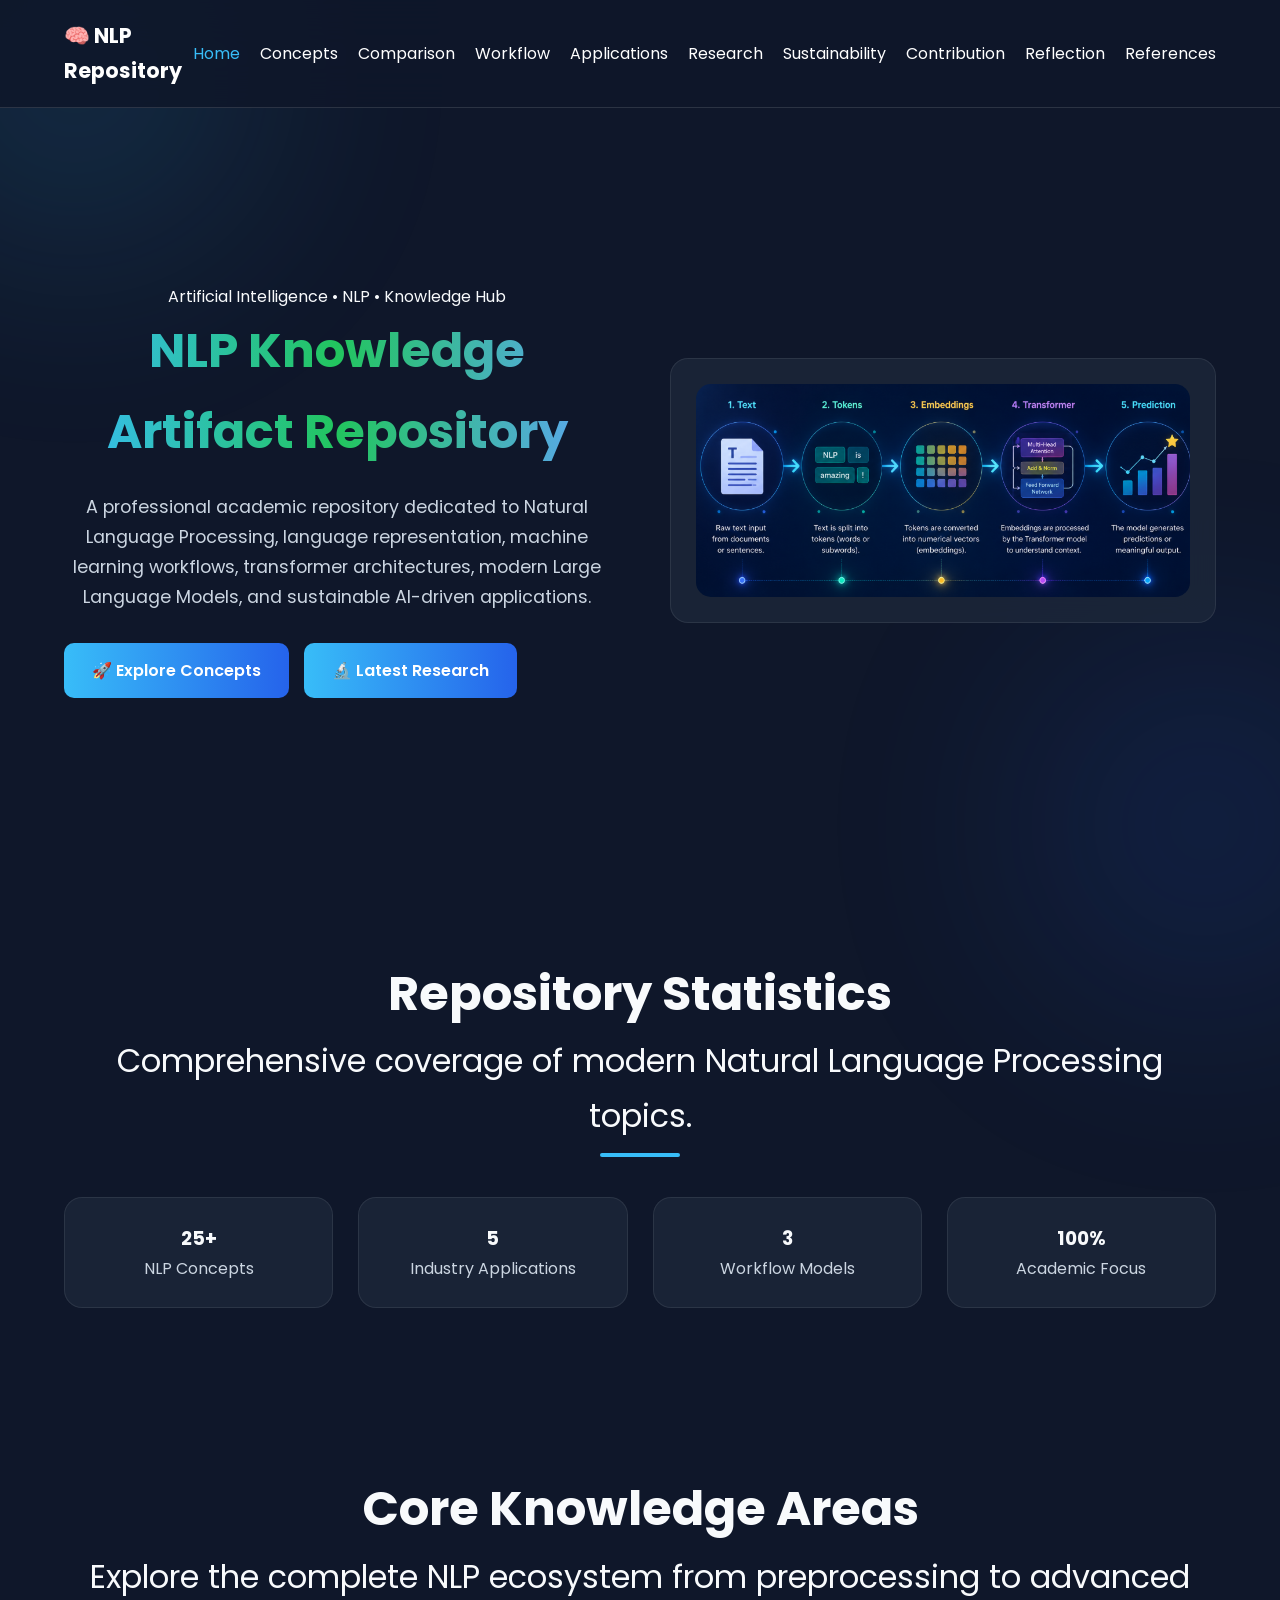
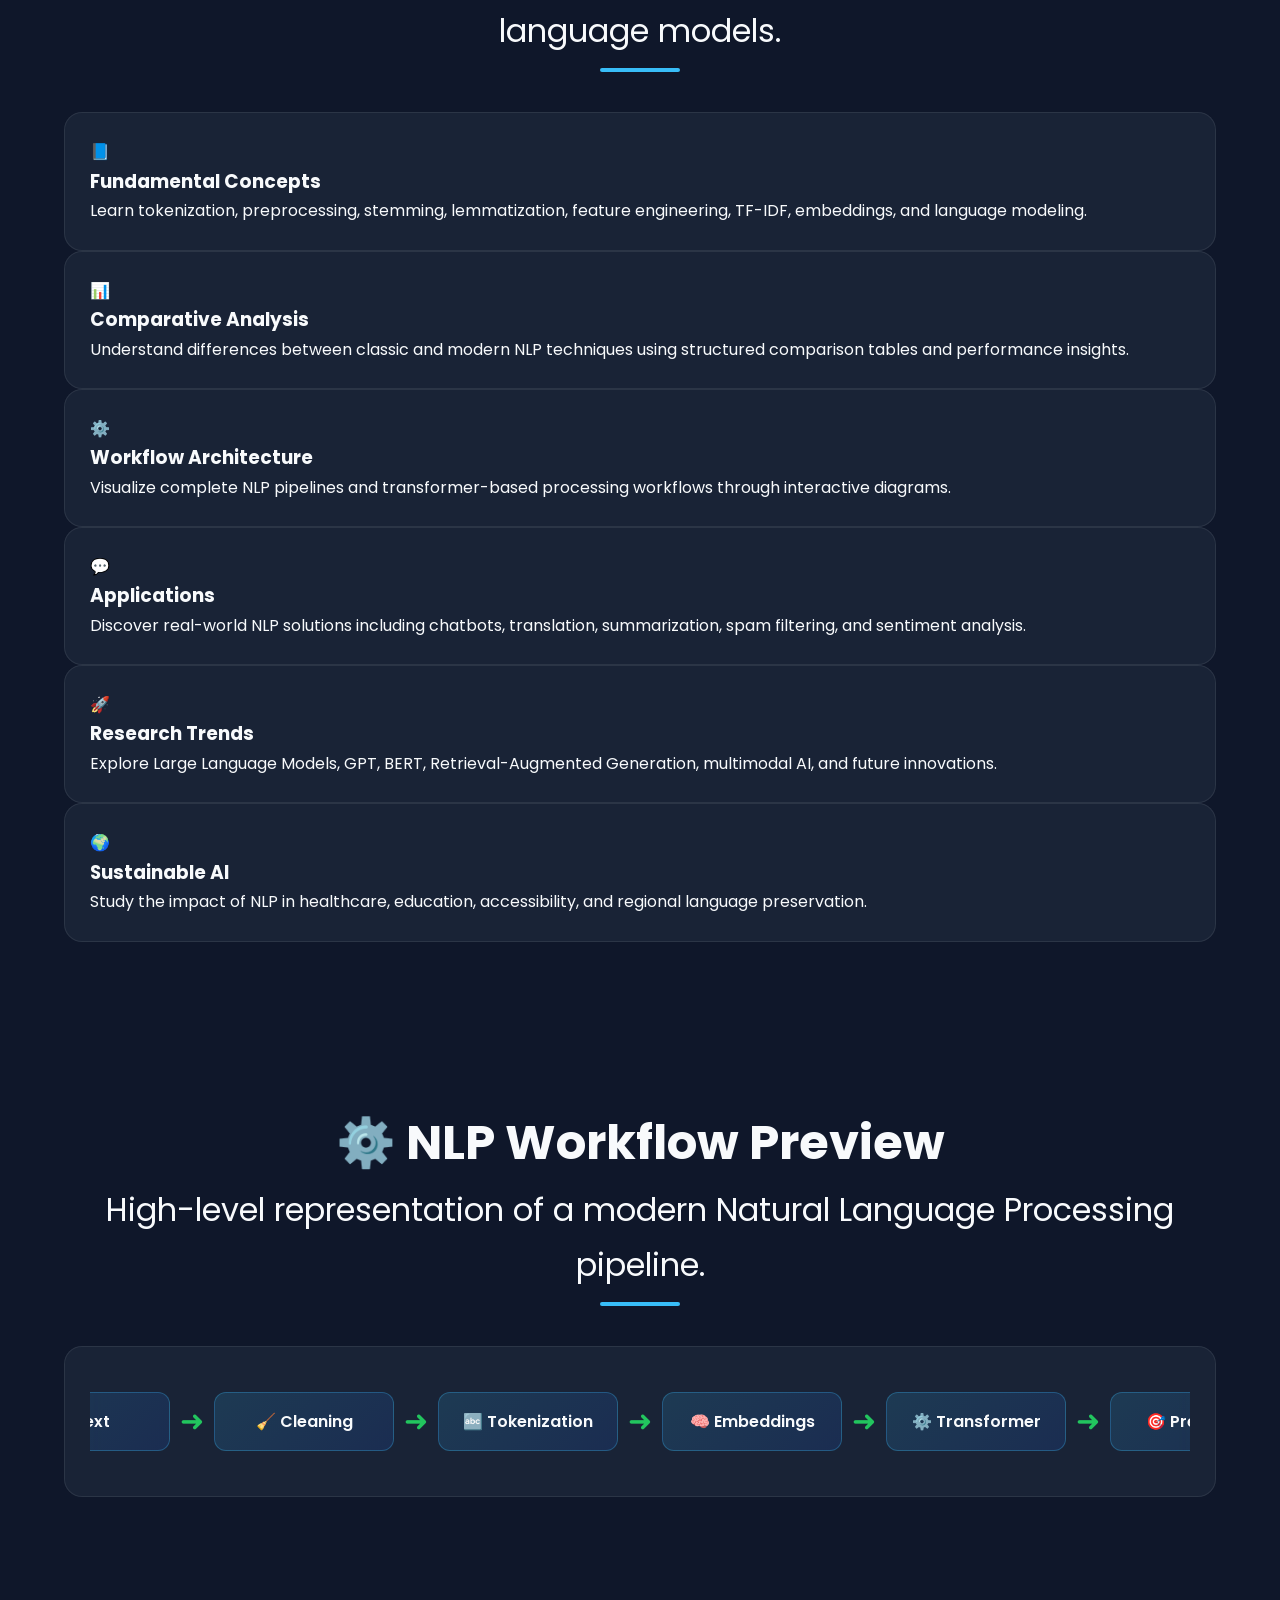
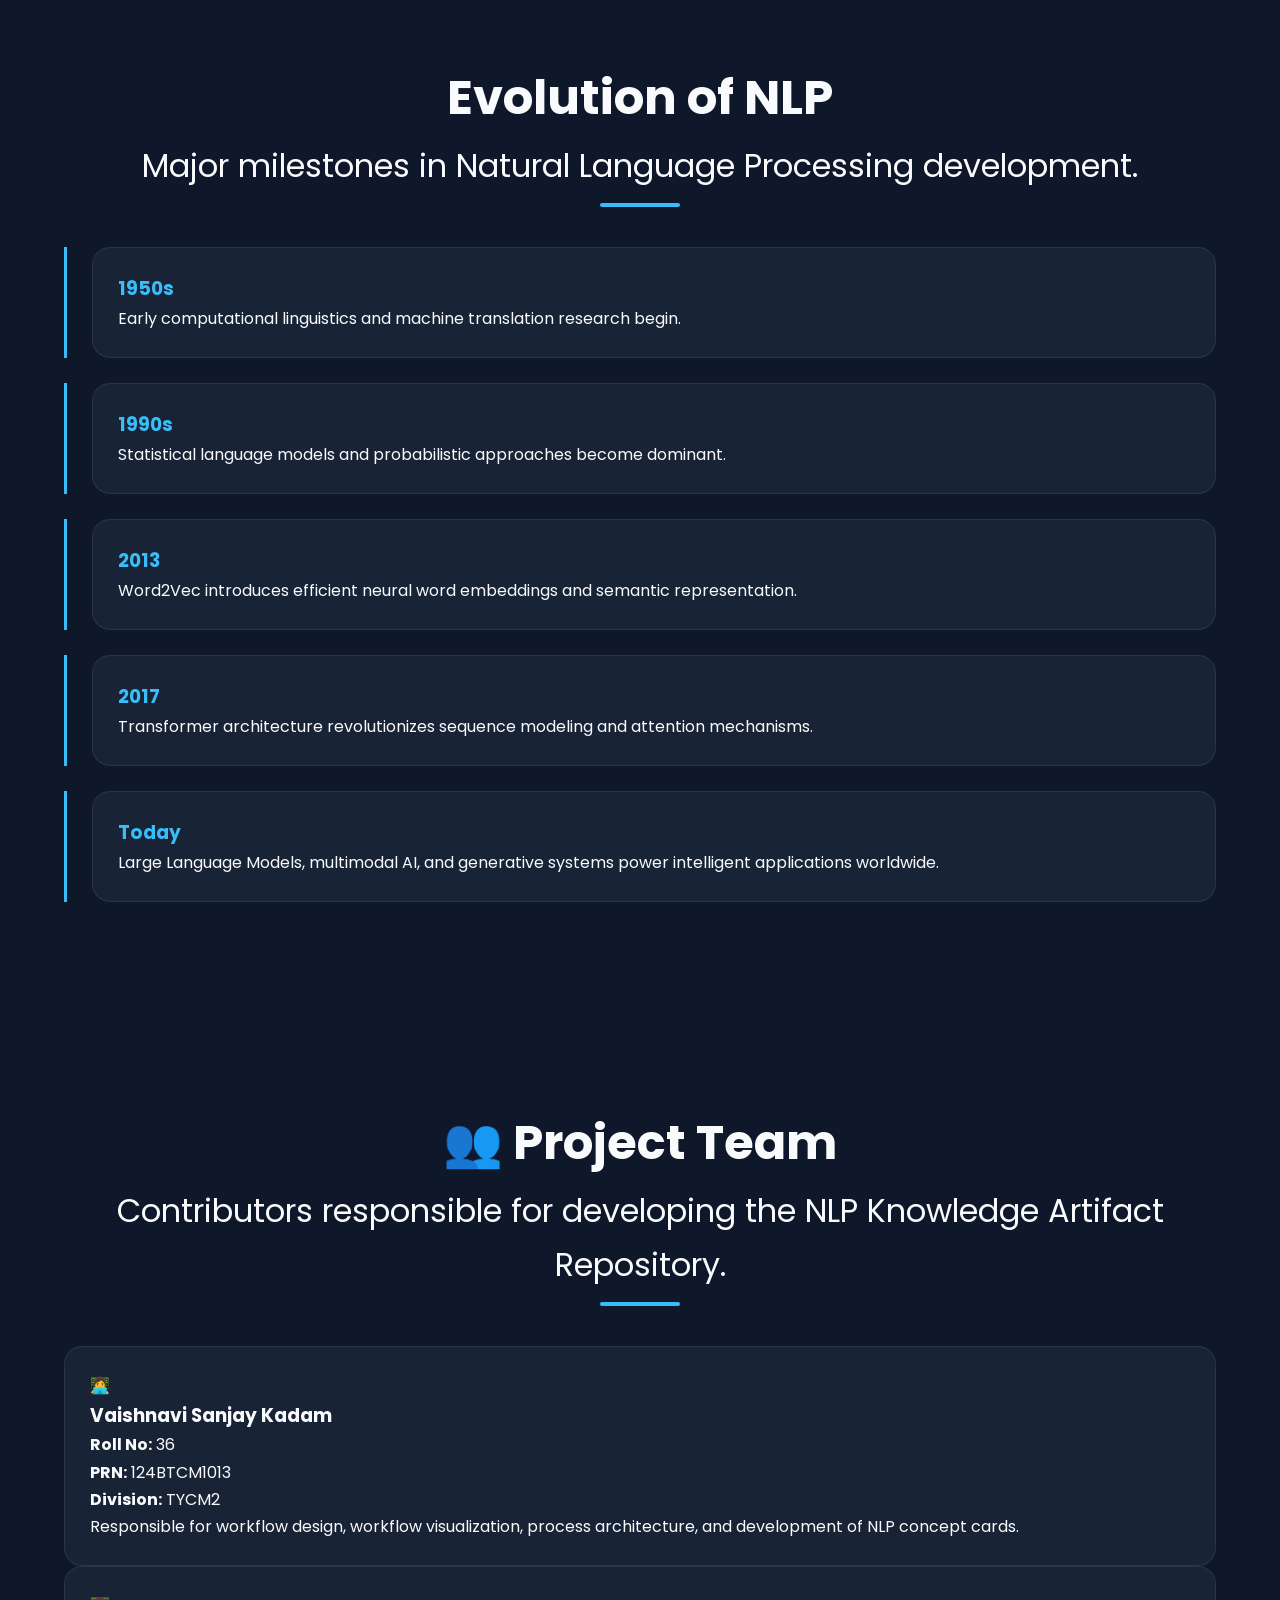
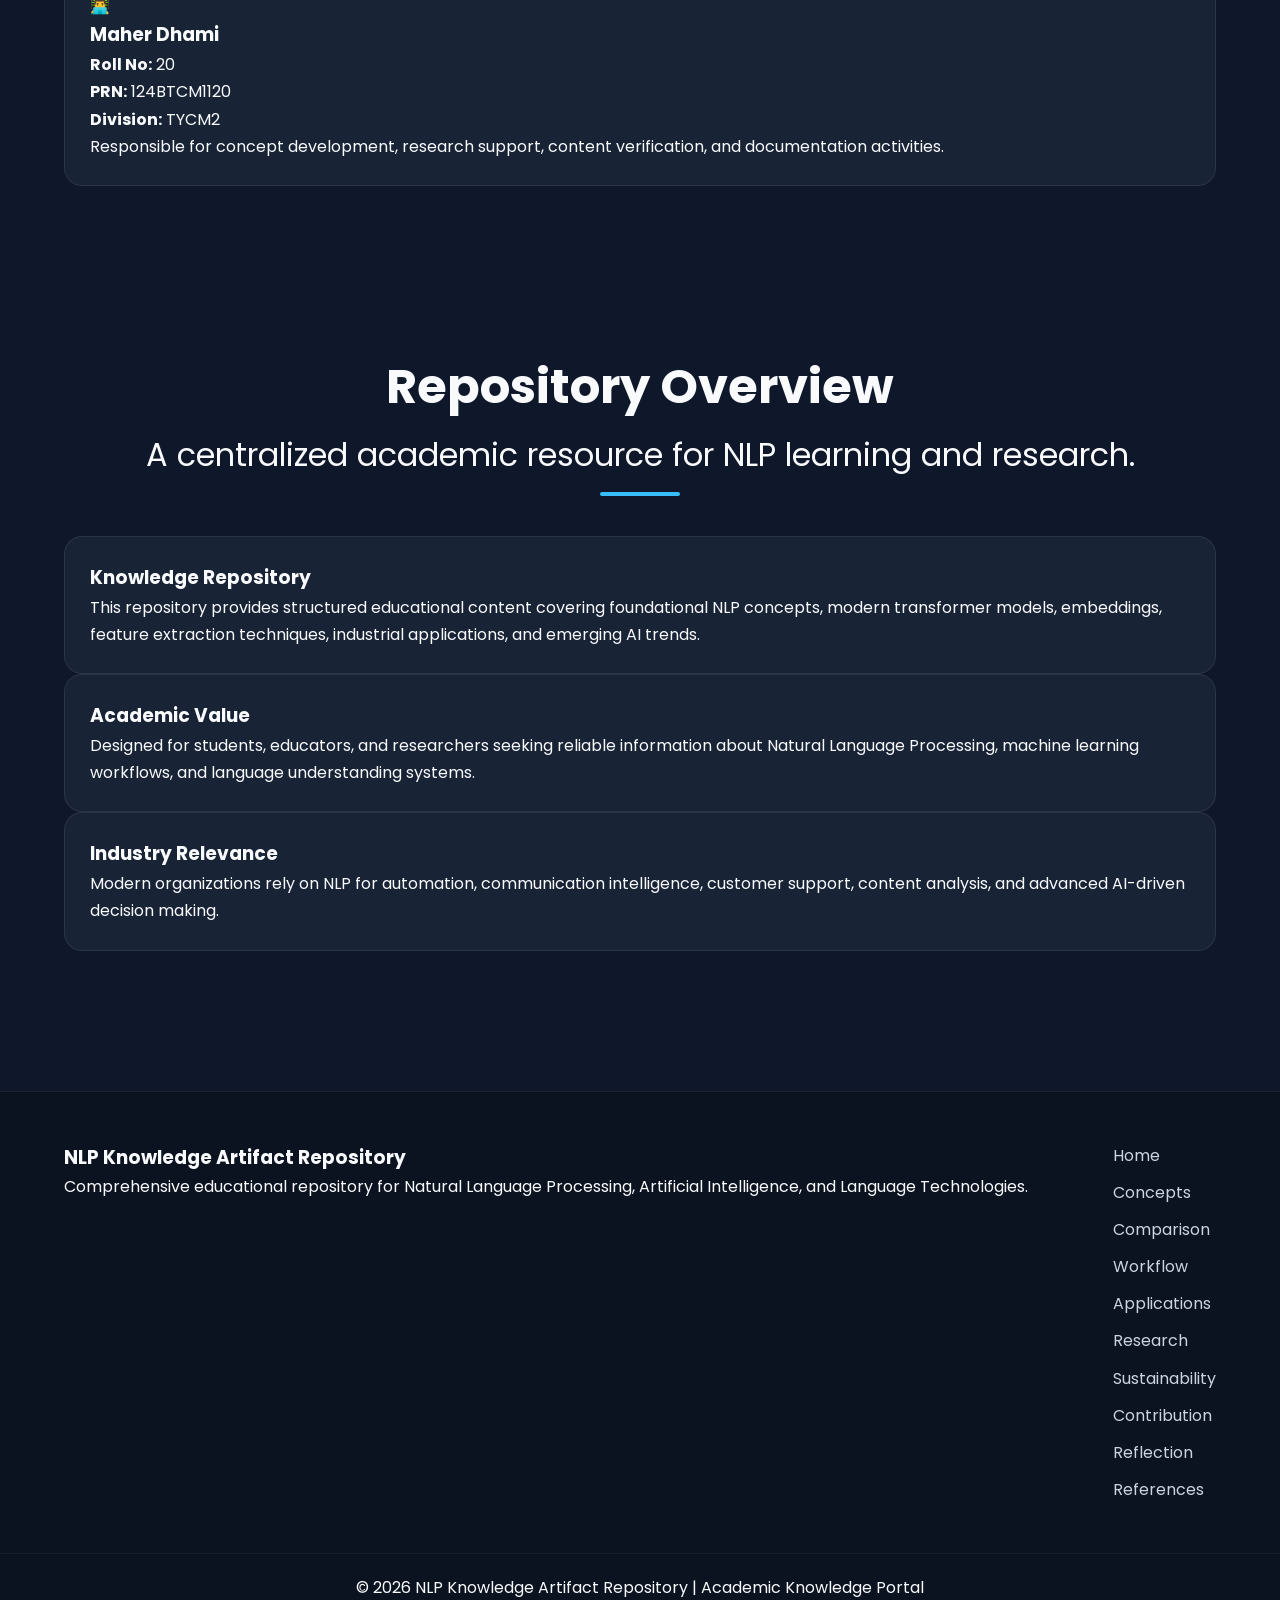
<file: index.html>
<!DOCTYPE html>
<html lang="en">
<head>
    <meta charset="UTF-8">
    <meta name="viewport" content="width=device-width, initial-scale=1.0">
    <title>NLP Knowledge Artifact Repository</title>
    <meta name="description" content="Comprehensive NLP Knowledge Artifact Repository covering concepts, workflows, applications, research trends, sustainability, and references.">
    <link rel="preconnect" href="https://fonts.googleapis.com">
    <link rel="preconnect" href="https://fonts.gstatic.com" crossorigin>
    <link href="https://fonts.googleapis.com/css2?family=Poppins:wght@300;400;500;600;700;800&display=swap" rel="stylesheet">
    <link rel="stylesheet" href="style.css">
</head>
<body>

    <div class="background-glow glow-1"></div>
    <div class="background-glow glow-2"></div>

    <header class="navbar">
        <div class="container nav-container">
            <a href="index.html" class="logo">
                <span class="logo-icon">🧠</span>
                NLP Repository
            </a>

            <nav>
                <ul class="nav-links">
                    <li><a href="index.html" class="active">Home</a></li>
                    <li><a href="pages/concepts.html">Concepts</a></li>
                    <li><a href="pages/comparison.html">Comparison</a></li>
                    <li><a href="pages/workflow.html">Workflow</a></li>
                    <li><a href="pages/applications.html">Applications</a></li>
                    <li><a href="pages/research.html">Research</a></li>
                    <li><a href="pages/sustainability.html">Sustainability</a></li>
                    <li><a href="pages/contribution.html">Contribution</a></li>
                    <li><a href="pages/reflection.html">Reflection</a></li>
                    <li><a href="pages/references.html">References</a></li>
                </ul>
            </nav>

            <button id="menu-toggle" class="menu-toggle">
                ☰
            </button>
        </div>
    </header>

    <main>

        <section class="hero">
            <div class="container hero-grid">
                <div class="hero-content reveal">
                    <span class="hero-badge">Artificial Intelligence • NLP • Knowledge Hub</span>

                    <h1>
                        NLP Knowledge
                        <span>Artifact Repository</span>
                    </h1>

                    <p>
                        A professional academic repository dedicated to Natural Language Processing,
                        language representation, machine learning workflows, transformer architectures,
                        modern Large Language Models, and sustainable AI-driven applications.
                    </p>

                    <div class="hero-buttons">

    <a href="pages/concepts.html" class="hero-btn">
        🚀 Explore Concepts
    </a>

    <a href="pages/research.html" class="hero-btn">
        🔬 Latest Research
    </a>

</div>
                </div>

                <div class="hero-visual reveal">
    <div class="glass-card ai-card">

        <img src="images/workflow.png" alt="NLP Workflow Diagram" class="hero-image">

    </div>
</div>
                </div>
            </div>
        </section>

        <section class="stats-section">
            <div class="container">
                <div class="section-title reveal">
                    <h2>Repository Statistics</h2>
                    <p>Comprehensive coverage of modern Natural Language Processing topics.</p>
                </div>

                <div class="stats-grid">

                    <div class="glass-card stat-card reveal">
                        <h3>25+</h3>
                        <p>NLP Concepts</p>
                    </div>

                    <div class="glass-card stat-card reveal">
                        <h3>5</h3>
                        <p>Industry Applications</p>
                    </div>

                    <div class="glass-card stat-card reveal">
                        <h3>3</h3>
                        <p>Workflow Models</p>
                    </div>

                    <div class="glass-card stat-card reveal">
                        <h3>100%</h3>
                        <p>Academic Focus</p>
                    </div>

                </div>
            </div>
        </section>

        <section class="features-section">
            <div class="container">

                <div class="section-title reveal">
                    <h2>Core Knowledge Areas</h2>
                    <p>Explore the complete NLP ecosystem from preprocessing to advanced language models.</p>
                </div>

                <div class="card-grid">

                    <div class="glass-card feature-card reveal">
                        <div class="feature-icon">📘</div>
                        <h3>Fundamental Concepts</h3>
                        <p>
                            Learn tokenization, preprocessing, stemming, lemmatization,
                            feature engineering, TF-IDF, embeddings, and language modeling.
                        </p>
                    </div>

                    <div class="glass-card feature-card reveal">
                        <div class="feature-icon">📊</div>
                        <h3>Comparative Analysis</h3>
                        <p>
                            Understand differences between classic and modern NLP techniques
                            using structured comparison tables and performance insights.
                        </p>
                    </div>

                    <div class="glass-card feature-card reveal">
                        <div class="feature-icon">⚙️</div>
                        <h3>Workflow Architecture</h3>
                        <p>
                            Visualize complete NLP pipelines and transformer-based processing
                            workflows through interactive diagrams.
                        </p>
                    </div>

                    <div class="glass-card feature-card reveal">
                        <div class="feature-icon">💬</div>
                        <h3>Applications</h3>
                        <p>
                            Discover real-world NLP solutions including chatbots, translation,
                            summarization, spam filtering, and sentiment analysis.
                        </p>
                    </div>

                    <div class="glass-card feature-card reveal">
                        <div class="feature-icon">🚀</div>
                        <h3>Research Trends</h3>
                        <p>
                            Explore Large Language Models, GPT, BERT, Retrieval-Augmented
                            Generation, multimodal AI, and future innovations.
                        </p>
                    </div>

                    <div class="glass-card feature-card reveal">
                        <div class="feature-icon">🌍</div>
                        <h3>Sustainable AI</h3>
                        <p>
                            Study the impact of NLP in healthcare, education,
                            accessibility, and regional language preservation.
                        </p>
                    </div>

                </div>

            </div>
        </section>
<section class="workflow-preview">
    <div class="container">

        <div class="section-title reveal">
            <h2>⚙️ NLP Workflow Preview</h2>
            <p>High-level representation of a modern Natural Language Processing pipeline.</p>
        </div>

        <div class="glass-card reveal">

            <div class="workflow-flow">

    <div class="workflow-box">📄 Text</div>

    <div class="workflow-arrow">➜</div>

    <div class="workflow-box">🧹 Cleaning</div>

    <div class="workflow-arrow">➜</div>

    <div class="workflow-box">🔤 Tokenization</div>

    <div class="workflow-arrow">➜</div>

    <div class="workflow-box">🧠 Embeddings</div>

    <div class="workflow-arrow">➜</div>

    <div class="workflow-box">⚙️ Transformer</div>

    <div class="workflow-arrow">➜</div>

    <div class="workflow-box">🎯 Prediction</div>

</div>

        </div>

    </div>
</section>
        <section class="timeline-section">
            <div class="container">

                <div class="section-title reveal">
                    <h2>Evolution of NLP</h2>
                    <p>Major milestones in Natural Language Processing development.</p>
                </div>

                <div class="timeline">

                    <div class="timeline-item reveal">
                        <div class="timeline-content glass-card">
                            <h3>1950s</h3>
                            <p>
                                Early computational linguistics and machine translation
                                research begin.
                            </p>
                        </div>
                    </div>

                    <div class="timeline-item reveal">
                        <div class="timeline-content glass-card">
                            <h3>1990s</h3>
                            <p>
                                Statistical language models and probabilistic approaches
                                become dominant.
                            </p>
                        </div>
                    </div>

                    <div class="timeline-item reveal">
                        <div class="timeline-content glass-card">
                            <h3>2013</h3>
                            <p>
                                Word2Vec introduces efficient neural word embeddings and
                                semantic representation.
                            </p>
                        </div>
                    </div>

                    <div class="timeline-item reveal">
                        <div class="timeline-content glass-card">
                            <h3>2017</h3>
                            <p>
                                Transformer architecture revolutionizes sequence modeling
                                and attention mechanisms.
                            </p>
                        </div>
                    </div>

                    <div class="timeline-item reveal">
                        <div class="timeline-content glass-card">
                            <h3>Today</h3>
                            <p>
                                Large Language Models, multimodal AI, and generative
                                systems power intelligent applications worldwide.
                            </p>
                        </div>
                    </div>

                </div>

            </div>
        </section>
<section class="team-section">
    <div class="container">

        <div class="section-title reveal">
            <h2>👥 Project Team</h2>
            <p>Contributors responsible for developing the NLP Knowledge Artifact Repository.</p>
        </div>

        <div class="card-grid">

            <div class="glass-card feature-card reveal">

                <div class="feature-icon">👩‍💻</div>

                <h3>Vaishnavi Sanjay Kadam</h3>

                <p><strong>Roll No:</strong> 36</p>
                <p><strong>PRN:</strong> 124BTCM1013</p>
                <p><strong>Division:</strong> TYCM2</p>

                <p>
                    Responsible for workflow design, workflow visualization,
                    process architecture, and development of NLP concept cards.
                </p>

            </div>

            <div class="glass-card feature-card reveal">

                <div class="feature-icon">👨‍💻</div>

                <h3>Maher Dhami</h3>

                <p><strong>Roll No:</strong> 20</p>
                <p><strong>PRN:</strong> 124BTCM1120</p>
                <p><strong>Division:</strong> TYCM2</p>

                <p>
                    Responsible for concept development, research support,
                    content verification, and documentation activities.
                </p>

            </div>

        </div>

    </div>
</section>
        <section class="overview-section">
            <div class="container">

                <div class="section-title reveal">
                    <h2>Repository Overview</h2>
                    <p>A centralized academic resource for NLP learning and research.</p>
                </div>

                <div class="overview-grid">

                    <div class="glass-card reveal">
                        <h3>Knowledge Repository</h3>
                        <p>
                            This repository provides structured educational content covering
                            foundational NLP concepts, modern transformer models, embeddings,
                            feature extraction techniques, industrial applications, and
                            emerging AI trends.
                        </p>
                    </div>

                    <div class="glass-card reveal">
                        <h3>Academic Value</h3>
                        <p>
                            Designed for students, educators, and researchers seeking
                            reliable information about Natural Language Processing,
                            machine learning workflows, and language understanding systems.
                        </p>
                    </div>

                    <div class="glass-card reveal">
                        <h3>Industry Relevance</h3>
                        <p>
                            Modern organizations rely on NLP for automation,
                            communication intelligence, customer support, content analysis,
                            and advanced AI-driven decision making.
                        </p>
                    </div>

                </div>

            </div>
        </section>

    </main>

    <footer class="footer">
        <div class="container footer-content">

            <div>
                <h3>NLP Knowledge Artifact Repository</h3>
                <p>
                    Comprehensive educational repository for Natural Language Processing,
                    Artificial Intelligence, and Language Technologies.
                </p>
            </div>

            <div class="footer-links">
                <a href="index.html">Home</a>
                <a href="pages/concepts.html">Concepts</a>
                <a href="pages/comparison.html">Comparison</a>
                <a href="pages/workflow.html">Workflow</a>
                <a href="pages/applications.html">Applications</a>
                <a href="pages/research.html">Research</a>
                <a href="pages/sustainability.html">Sustainability</a>
                <a href="pages/contribution.html">Contribution</a>
                <a href="pages/reflection.html">Reflection</a>
                <a href="pages/references.html">References</a>
            </div>

        </div>

        <div class="footer-bottom">
            <p>
                © 2026 NLP Knowledge Artifact Repository | Academic Knowledge Portal
            </p>
        </div>
    </footer>

    <button id="backToTop" class="back-to-top">
        ↑
    </button>

    <script src="script.js"></script>

</body>
</html>
</file>
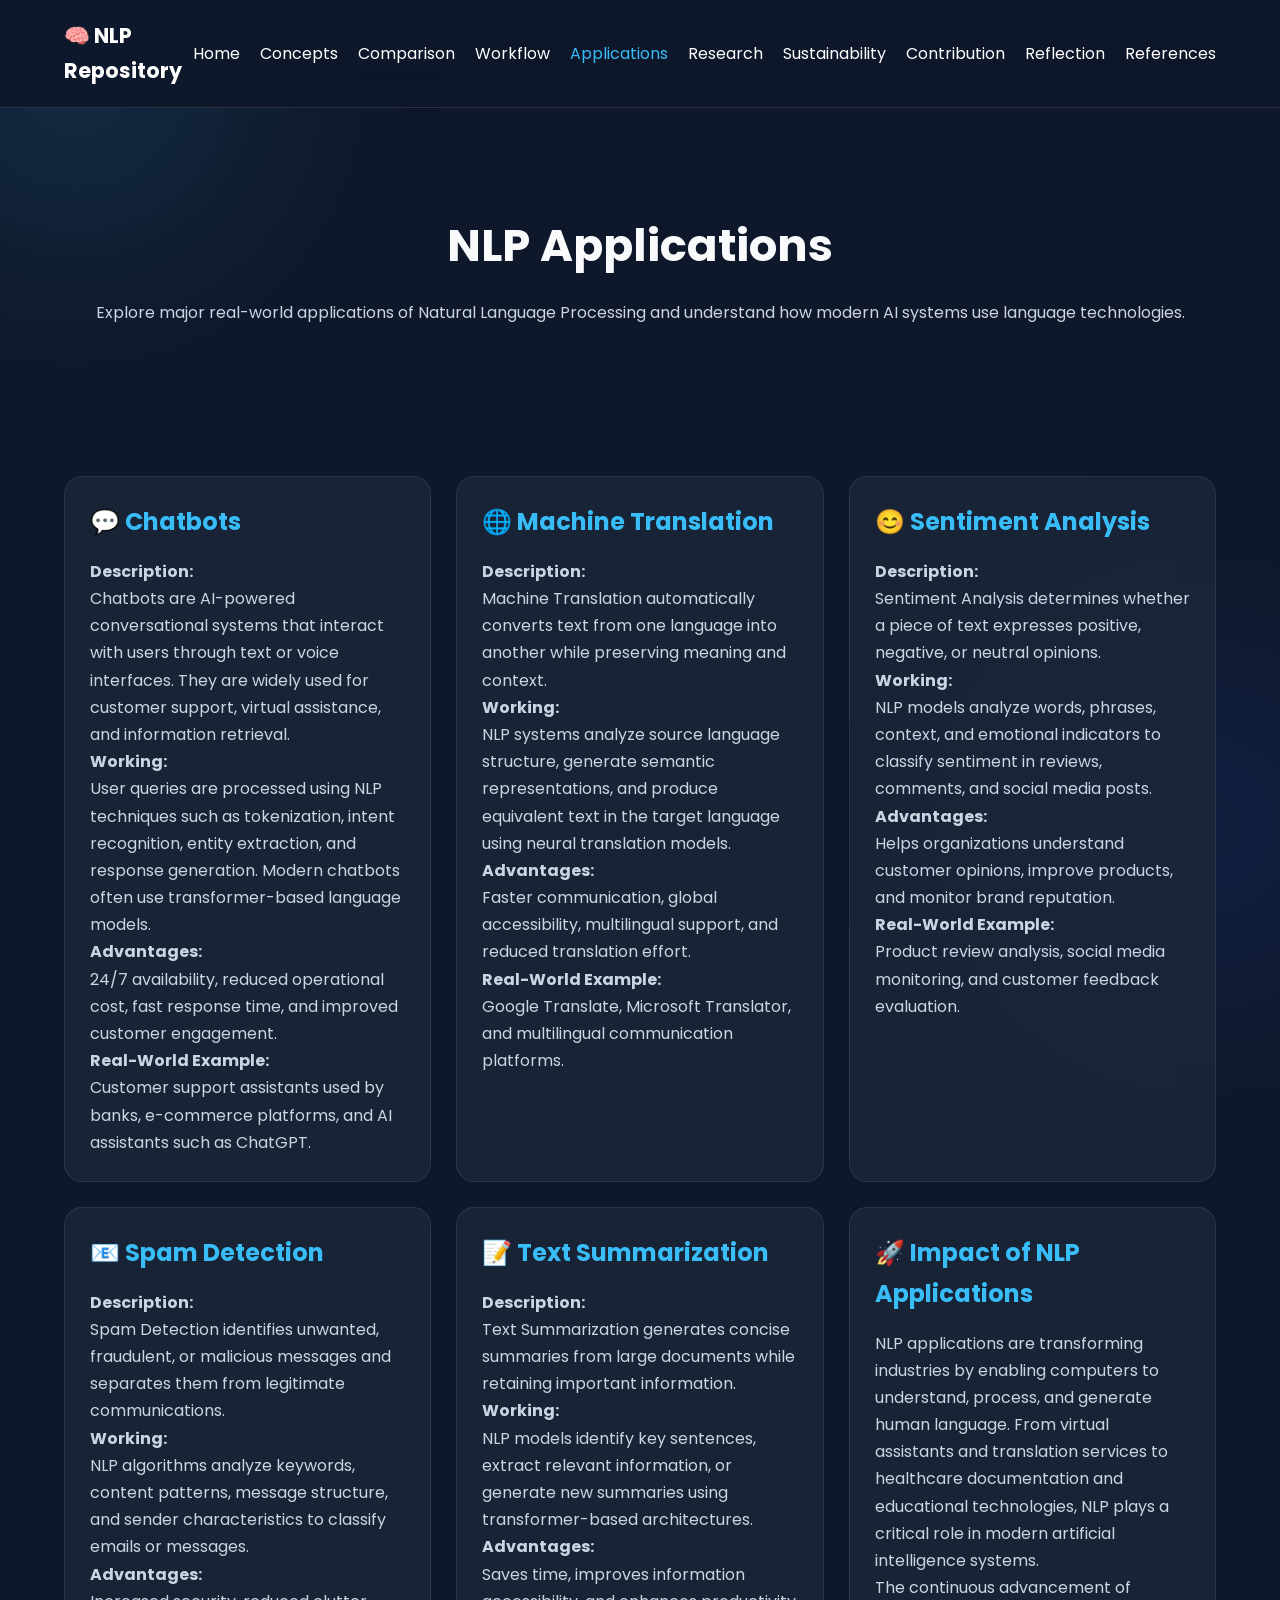
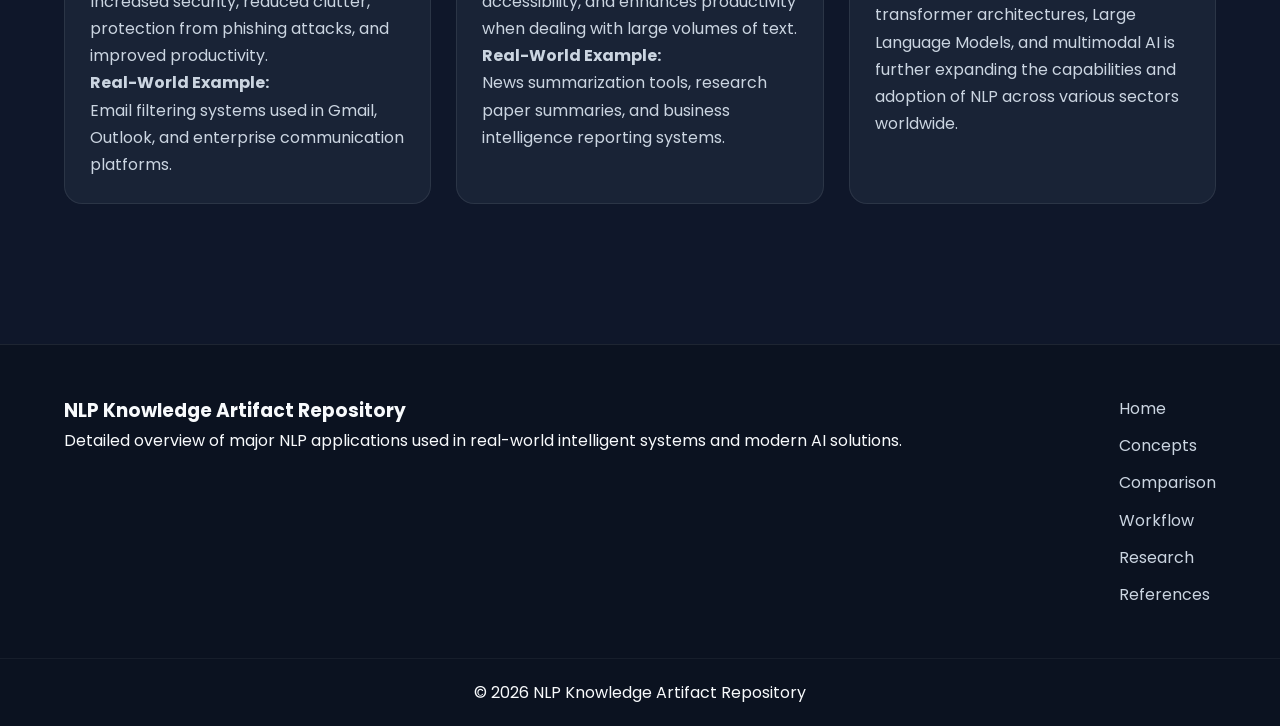
<file: pages/applications.html>
<!DOCTYPE html>
<html lang="en">
<head>
    <meta charset="UTF-8">
    <meta name="viewport" content="width=device-width, initial-scale=1.0">
    <title>Applications | NLP Knowledge Artifact Repository</title>

    <link rel="preconnect" href="https://fonts.googleapis.com">
    <link rel="preconnect" href="https://fonts.gstatic.com" crossorigin>

    <link href="https://fonts.googleapis.com/css2?family=Poppins:wght@300;400;500;600;700;800&display=swap" rel="stylesheet">

    <link rel="stylesheet" href="../style.css">
</head>
<body>

<div class="background-glow glow-1"></div>
<div class="background-glow glow-2"></div>

<header class="navbar">
    <div class="container nav-container">

        <a href="../index.html" class="logo">
            🧠 NLP Repository
        </a>

        <nav>
            <ul class="nav-links">
                <li><a href="../index.html">Home</a></li>
                <li><a href="concepts.html">Concepts</a></li>
                <li><a href="comparison.html">Comparison</a></li>
                <li><a href="workflow.html">Workflow</a></li>
                <li><a href="applications.html" class="active">Applications</a></li>
                <li><a href="research.html">Research</a></li>
                <li><a href="sustainability.html">Sustainability</a></li>
                <li><a href="contribution.html">Contribution</a></li>
                <li><a href="reflection.html">Reflection</a></li>
                <li><a href="references.html">References</a></li>
            </ul>
        </nav>

        <button id="menu-toggle" class="menu-toggle">☰</button>

    </div>
</header>

<section class="page-header">
    <div class="container">
        <h1>NLP Applications</h1>
        <p>
            Explore major real-world applications of Natural Language Processing
            and understand how modern AI systems use language technologies.
        </p>
    </div>
</section>

<section>
<div class="container">

<div class="content-grid">

<div class="glass-card content-card reveal">
    <h2>💬 Chatbots</h2>

    <p><strong>Description:</strong><br>
    Chatbots are AI-powered conversational systems that interact with users through text or voice interfaces. They are widely used for customer support, virtual assistance, and information retrieval.</p>

    <p><strong>Working:</strong><br>
    User queries are processed using NLP techniques such as tokenization, intent recognition, entity extraction, and response generation. Modern chatbots often use transformer-based language models.</p>

    <p><strong>Advantages:</strong><br>
    24/7 availability, reduced operational cost, fast response time, and improved customer engagement.</p>

    <p><strong>Real-World Example:</strong><br>
    Customer support assistants used by banks, e-commerce platforms, and AI assistants such as ChatGPT.</p>
</div>

<div class="glass-card content-card reveal">
    <h2>🌐 Machine Translation</h2>

    <p><strong>Description:</strong><br>
    Machine Translation automatically converts text from one language into another while preserving meaning and context.</p>

    <p><strong>Working:</strong><br>
    NLP systems analyze source language structure, generate semantic representations, and produce equivalent text in the target language using neural translation models.</p>

    <p><strong>Advantages:</strong><br>
    Faster communication, global accessibility, multilingual support, and reduced translation effort.</p>

    <p><strong>Real-World Example:</strong><br>
    Google Translate, Microsoft Translator, and multilingual communication platforms.</p>
</div>

<div class="glass-card content-card reveal">
    <h2>😊 Sentiment Analysis</h2>

    <p><strong>Description:</strong><br>
    Sentiment Analysis determines whether a piece of text expresses positive, negative, or neutral opinions.</p>

    <p><strong>Working:</strong><br>
    NLP models analyze words, phrases, context, and emotional indicators to classify sentiment in reviews, comments, and social media posts.</p>

    <p><strong>Advantages:</strong><br>
    Helps organizations understand customer opinions, improve products, and monitor brand reputation.</p>

    <p><strong>Real-World Example:</strong><br>
    Product review analysis, social media monitoring, and customer feedback evaluation.</p>
</div>

<div class="glass-card content-card reveal">
    <h2>📧 Spam Detection</h2>

    <p><strong>Description:</strong><br>
    Spam Detection identifies unwanted, fraudulent, or malicious messages and separates them from legitimate communications.</p>

    <p><strong>Working:</strong><br>
    NLP algorithms analyze keywords, content patterns, message structure, and sender characteristics to classify emails or messages.</p>

    <p><strong>Advantages:</strong><br>
    Increased security, reduced clutter, protection from phishing attacks, and improved productivity.</p>

    <p><strong>Real-World Example:</strong><br>
    Email filtering systems used in Gmail, Outlook, and enterprise communication platforms.</p>
</div>

<div class="glass-card content-card reveal">
    <h2>📝 Text Summarization</h2>

    <p><strong>Description:</strong><br>
    Text Summarization generates concise summaries from large documents while retaining important information.</p>

    <p><strong>Working:</strong><br>
    NLP models identify key sentences, extract relevant information, or generate new summaries using transformer-based architectures.</p>

    <p><strong>Advantages:</strong><br>
    Saves time, improves information accessibility, and enhances productivity when dealing with large volumes of text.</p>

    <p><strong>Real-World Example:</strong><br>
    News summarization tools, research paper summaries, and business intelligence reporting systems.</p>
</div>

<div class="glass-card content-card reveal">
    <h2>🚀 Impact of NLP Applications</h2>

    <p>
        NLP applications are transforming industries by enabling computers to understand,
        process, and generate human language. From virtual assistants and translation
        services to healthcare documentation and educational technologies, NLP plays a
        critical role in modern artificial intelligence systems.
    </p>

    <p>
        The continuous advancement of transformer architectures, Large Language Models,
        and multimodal AI is further expanding the capabilities and adoption of NLP
        across various sectors worldwide.
    </p>
</div>

</div>

</div>
</section>

<footer class="footer">

    <div class="footer-content container">

        <div>
            <h3>NLP Knowledge Artifact Repository</h3>
            <p>
                Detailed overview of major NLP applications used in real-world
                intelligent systems and modern AI solutions.
            </p>
        </div>

        <div class="footer-links">
            <a href="../index.html">Home</a>
            <a href="concepts.html">Concepts</a>
            <a href="comparison.html">Comparison</a>
            <a href="workflow.html">Workflow</a>
            <a href="research.html">Research</a>
            <a href="references.html">References</a>
        </div>

    </div>

    <div class="footer-bottom">
        <p>© 2026 NLP Knowledge Artifact Repository</p>
    </div>

</footer>

<button id="backToTop" class="back-to-top">↑</button>

<script src="../script.js"></script>

</body>
</html>
</file>
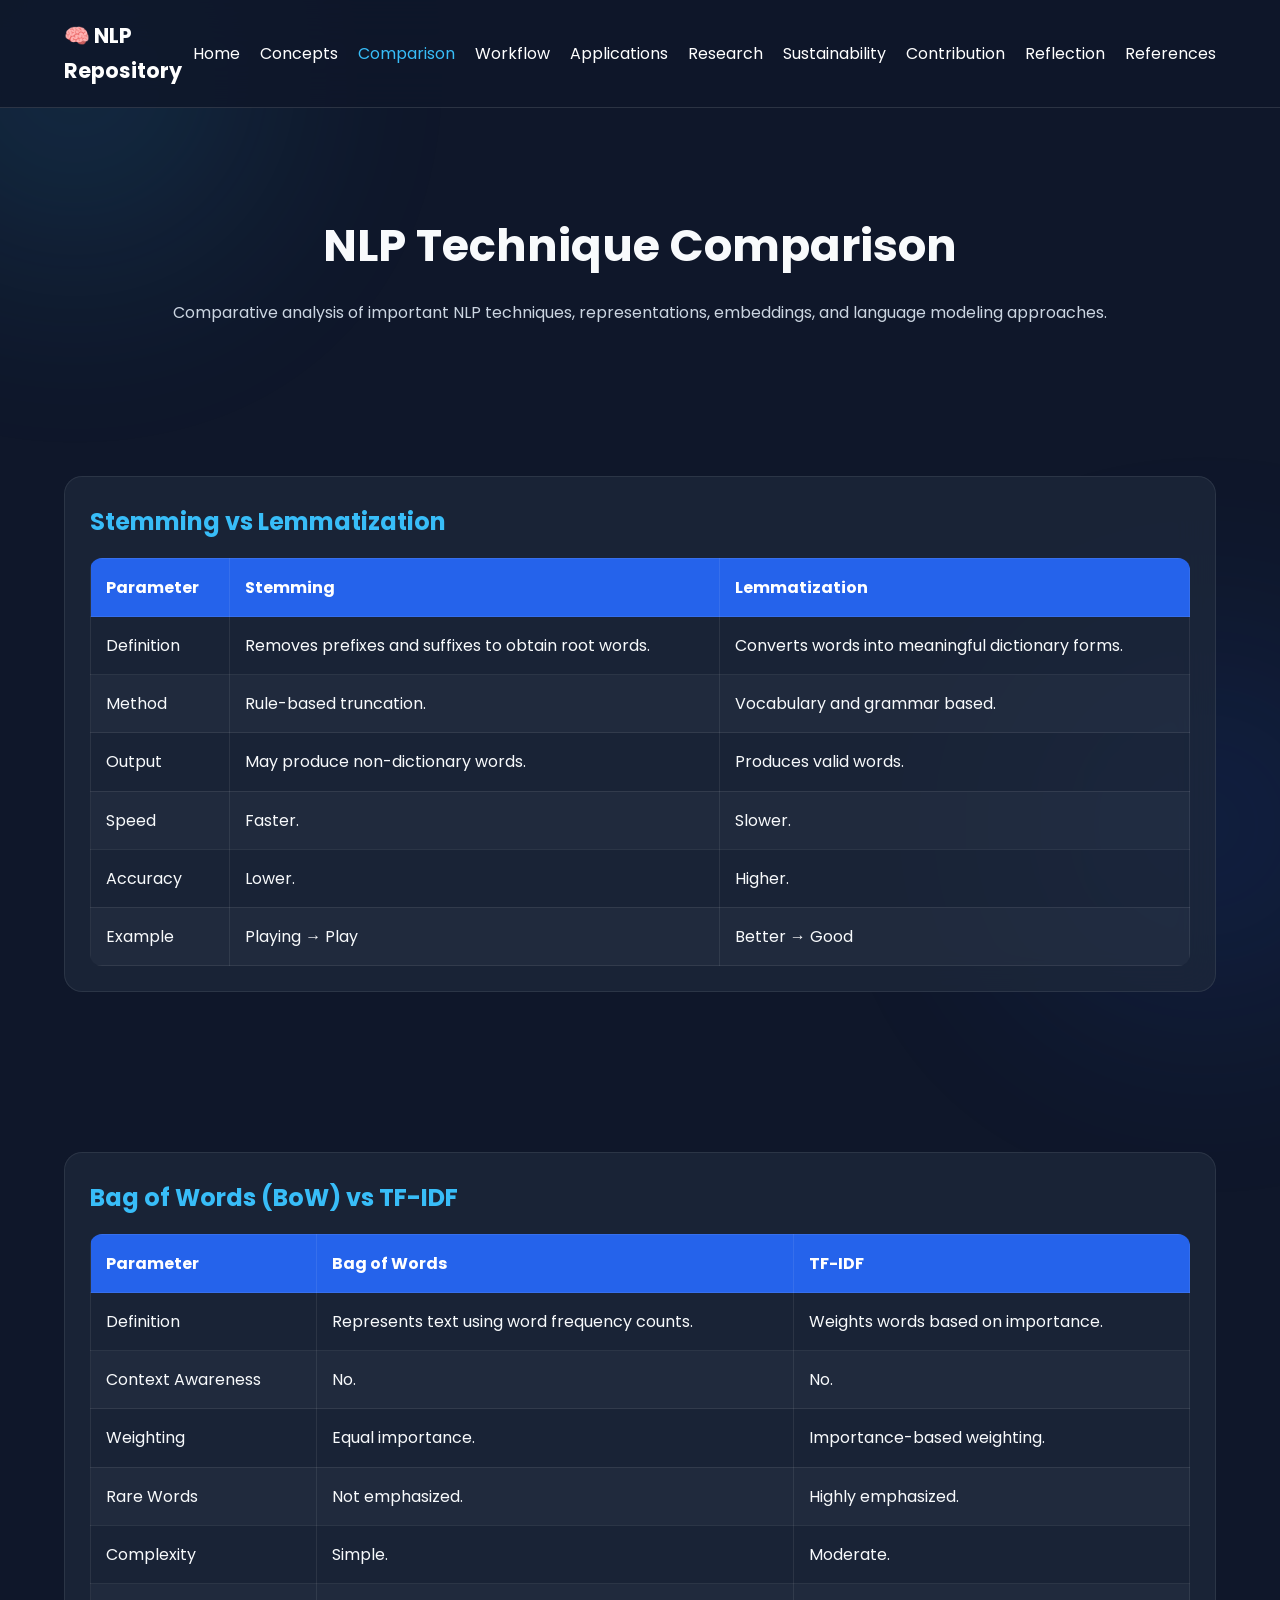
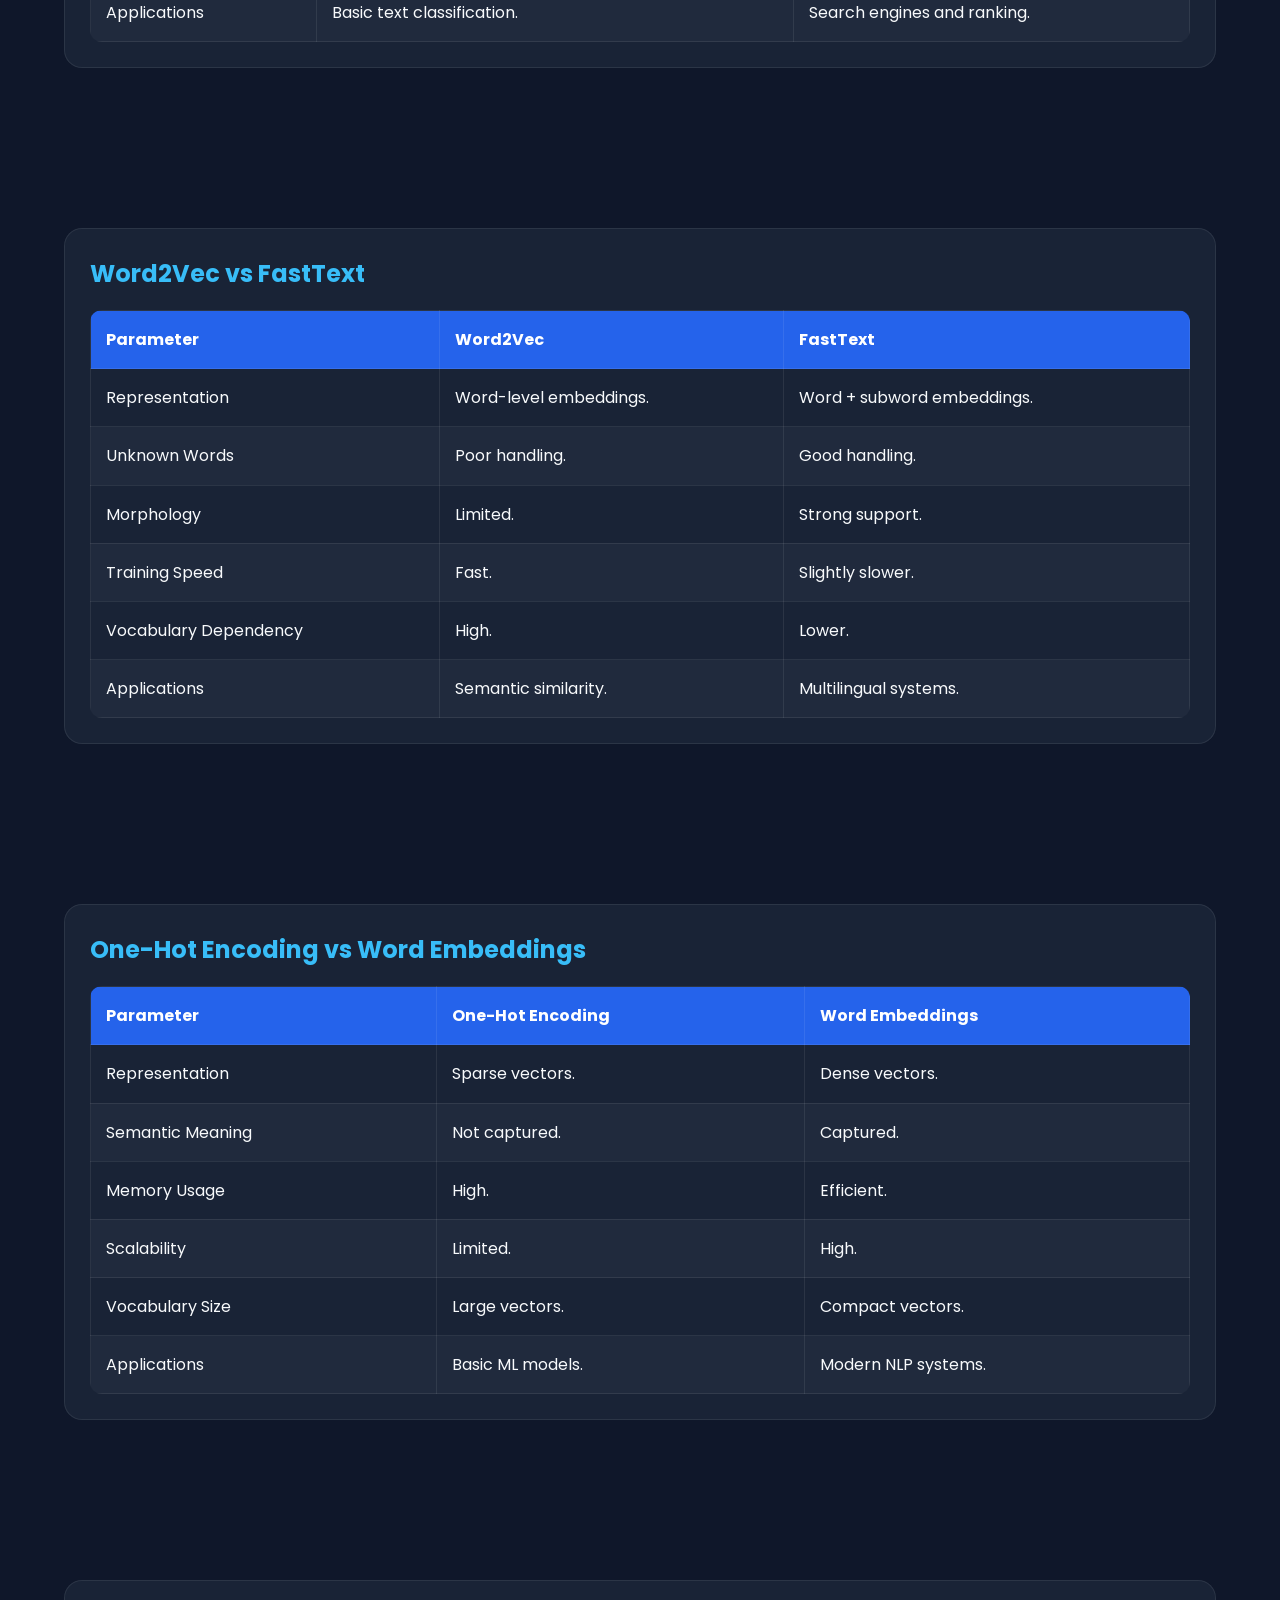
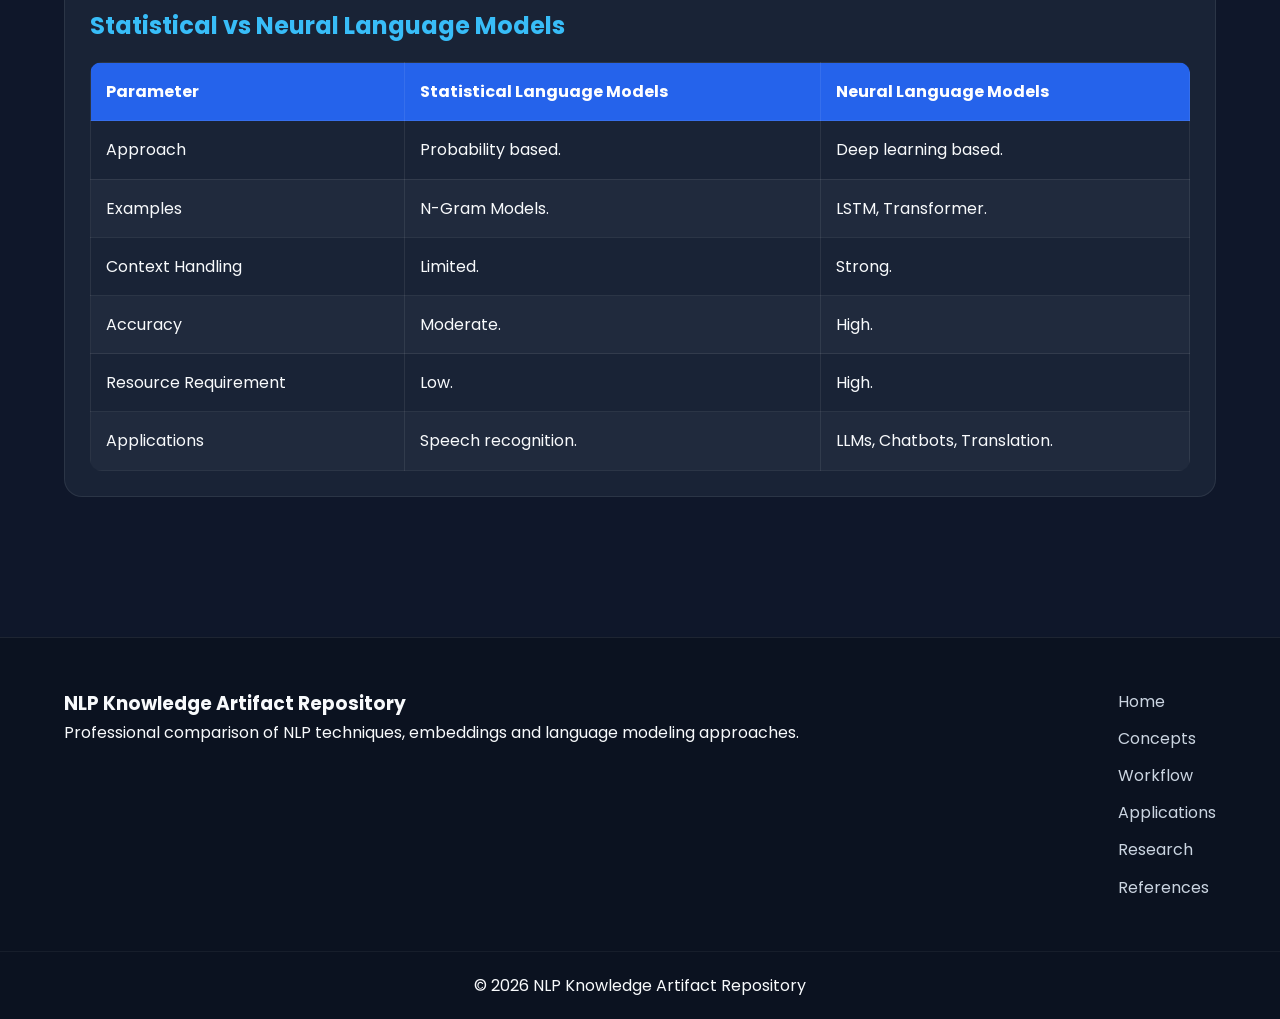
<file: pages/comparison.html>
<!DOCTYPE html>
<html lang="en">
<head>
    <meta charset="UTF-8">
    <meta name="viewport" content="width=device-width, initial-scale=1.0">
    <title>Comparison | NLP Knowledge Artifact Repository</title>

    <link rel="preconnect" href="https://fonts.googleapis.com">
    <link rel="preconnect" href="https://fonts.gstatic.com" crossorigin>

    <link href="https://fonts.googleapis.com/css2?family=Poppins:wght@300;400;500;600;700;800&display=swap" rel="stylesheet">

    <link rel="stylesheet" href="../style.css">
</head>
<body>

<div class="background-glow glow-1"></div>
<div class="background-glow glow-2"></div>

<header class="navbar">
    <div class="container nav-container">

        <a href="../index.html" class="logo">
            🧠 NLP Repository
        </a>

        <nav>
            <ul class="nav-links">
                <li><a href="../index.html">Home</a></li>
                <li><a href="concepts.html">Concepts</a></li>
                <li><a href="comparison.html" class="active">Comparison</a></li>
                <li><a href="workflow.html">Workflow</a></li>
                <li><a href="applications.html">Applications</a></li>
                <li><a href="research.html">Research</a></li>
                <li><a href="sustainability.html">Sustainability</a></li>
                <li><a href="contribution.html">Contribution</a></li>
                <li><a href="reflection.html">Reflection</a></li>
                <li><a href="references.html">References</a></li>
            </ul>
        </nav>

        <button id="menu-toggle" class="menu-toggle">☰</button>

    </div>
</header>

<section class="page-header">
    <div class="container">
        <h1>NLP Technique Comparison</h1>
        <p>
            Comparative analysis of important NLP techniques, representations,
            embeddings, and language modeling approaches.
        </p>
    </div>
</section>

<section>
<div class="container">

    <div class="glass-card content-card reveal">
        <h2>Stemming vs Lemmatization</h2>

        <div class="table-container">
            <table>
                <thead>
                <tr>
                    <th>Parameter</th>
                    <th>Stemming</th>
                    <th>Lemmatization</th>
                </tr>
                </thead>

                <tbody>
                <tr>
                    <td>Definition</td>
                    <td>Removes prefixes and suffixes to obtain root words.</td>
                    <td>Converts words into meaningful dictionary forms.</td>
                </tr>

                <tr>
                    <td>Method</td>
                    <td>Rule-based truncation.</td>
                    <td>Vocabulary and grammar based.</td>
                </tr>

                <tr>
                    <td>Output</td>
                    <td>May produce non-dictionary words.</td>
                    <td>Produces valid words.</td>
                </tr>

                <tr>
                    <td>Speed</td>
                    <td>Faster.</td>
                    <td>Slower.</td>
                </tr>

                <tr>
                    <td>Accuracy</td>
                    <td>Lower.</td>
                    <td>Higher.</td>
                </tr>

                <tr>
                    <td>Example</td>
                    <td>Playing → Play</td>
                    <td>Better → Good</td>
                </tr>
                </tbody>
            </table>
        </div>
    </div>

</div>
</section>

<section>
<div class="container">

    <div class="glass-card content-card reveal">
        <h2>Bag of Words (BoW) vs TF-IDF</h2>

        <div class="table-container">
            <table>
                <thead>
                <tr>
                    <th>Parameter</th>
                    <th>Bag of Words</th>
                    <th>TF-IDF</th>
                </tr>
                </thead>

                <tbody>
                <tr>
                    <td>Definition</td>
                    <td>Represents text using word frequency counts.</td>
                    <td>Weights words based on importance.</td>
                </tr>

                <tr>
                    <td>Context Awareness</td>
                    <td>No.</td>
                    <td>No.</td>
                </tr>

                <tr>
                    <td>Weighting</td>
                    <td>Equal importance.</td>
                    <td>Importance-based weighting.</td>
                </tr>

                <tr>
                    <td>Rare Words</td>
                    <td>Not emphasized.</td>
                    <td>Highly emphasized.</td>
                </tr>

                <tr>
                    <td>Complexity</td>
                    <td>Simple.</td>
                    <td>Moderate.</td>
                </tr>

                <tr>
                    <td>Applications</td>
                    <td>Basic text classification.</td>
                    <td>Search engines and ranking.</td>
                </tr>
                </tbody>
            </table>
        </div>
    </div>

</div>
</section>

<section>
<div class="container">

    <div class="glass-card content-card reveal">
        <h2>Word2Vec vs FastText</h2>

        <div class="table-container">
            <table>
                <thead>
                <tr>
                    <th>Parameter</th>
                    <th>Word2Vec</th>
                    <th>FastText</th>
                </tr>
                </thead>

                <tbody>
                <tr>
                    <td>Representation</td>
                    <td>Word-level embeddings.</td>
                    <td>Word + subword embeddings.</td>
                </tr>

                <tr>
                    <td>Unknown Words</td>
                    <td>Poor handling.</td>
                    <td>Good handling.</td>
                </tr>

                <tr>
                    <td>Morphology</td>
                    <td>Limited.</td>
                    <td>Strong support.</td>
                </tr>

                <tr>
                    <td>Training Speed</td>
                    <td>Fast.</td>
                    <td>Slightly slower.</td>
                </tr>

                <tr>
                    <td>Vocabulary Dependency</td>
                    <td>High.</td>
                    <td>Lower.</td>
                </tr>

                <tr>
                    <td>Applications</td>
                    <td>Semantic similarity.</td>
                    <td>Multilingual systems.</td>
                </tr>
                </tbody>
            </table>
        </div>
    </div>

</div>
</section>

<section>
<div class="container">

    <div class="glass-card content-card reveal">
        <h2>One-Hot Encoding vs Word Embeddings</h2>

        <div class="table-container">
            <table>
                <thead>
                <tr>
                    <th>Parameter</th>
                    <th>One-Hot Encoding</th>
                    <th>Word Embeddings</th>
                </tr>
                </thead>

                <tbody>
                <tr>
                    <td>Representation</td>
                    <td>Sparse vectors.</td>
                    <td>Dense vectors.</td>
                </tr>

                <tr>
                    <td>Semantic Meaning</td>
                    <td>Not captured.</td>
                    <td>Captured.</td>
                </tr>

                <tr>
                    <td>Memory Usage</td>
                    <td>High.</td>
                    <td>Efficient.</td>
                </tr>

                <tr>
                    <td>Scalability</td>
                    <td>Limited.</td>
                    <td>High.</td>
                </tr>

                <tr>
                    <td>Vocabulary Size</td>
                    <td>Large vectors.</td>
                    <td>Compact vectors.</td>
                </tr>

                <tr>
                    <td>Applications</td>
                    <td>Basic ML models.</td>
                    <td>Modern NLP systems.</td>
                </tr>
                </tbody>
            </table>
        </div>
    </div>

</div>
</section>

<section>
<div class="container">

    <div class="glass-card content-card reveal">
        <h2>Statistical vs Neural Language Models</h2>

        <div class="table-container">
            <table>
                <thead>
                <tr>
                    <th>Parameter</th>
                    <th>Statistical Language Models</th>
                    <th>Neural Language Models</th>
                </tr>
                </thead>

                <tbody>
                <tr>
                    <td>Approach</td>
                    <td>Probability based.</td>
                    <td>Deep learning based.</td>
                </tr>

                <tr>
                    <td>Examples</td>
                    <td>N-Gram Models.</td>
                    <td>LSTM, Transformer.</td>
                </tr>

                <tr>
                    <td>Context Handling</td>
                    <td>Limited.</td>
                    <td>Strong.</td>
                </tr>

                <tr>
                    <td>Accuracy</td>
                    <td>Moderate.</td>
                    <td>High.</td>
                </tr>

                <tr>
                    <td>Resource Requirement</td>
                    <td>Low.</td>
                    <td>High.</td>
                </tr>

                <tr>
                    <td>Applications</td>
                    <td>Speech recognition.</td>
                    <td>LLMs, Chatbots, Translation.</td>
                </tr>
                </tbody>
            </table>
        </div>
    </div>

</div>
</section>

<footer class="footer">

    <div class="footer-content container">

        <div>
            <h3>NLP Knowledge Artifact Repository</h3>
            <p>
                Professional comparison of NLP techniques,
                embeddings and language modeling approaches.
            </p>
        </div>

        <div class="footer-links">
            <a href="../index.html">Home</a>
            <a href="concepts.html">Concepts</a>
            <a href="workflow.html">Workflow</a>
            <a href="applications.html">Applications</a>
            <a href="research.html">Research</a>
            <a href="references.html">References</a>
        </div>

    </div>

    <div class="footer-bottom">
        <p>© 2026 NLP Knowledge Artifact Repository</p>
    </div>

</footer>

<button id="backToTop" class="back-to-top">↑</button>

<script src="../script.js"></script>

</body>
</html>
</file>
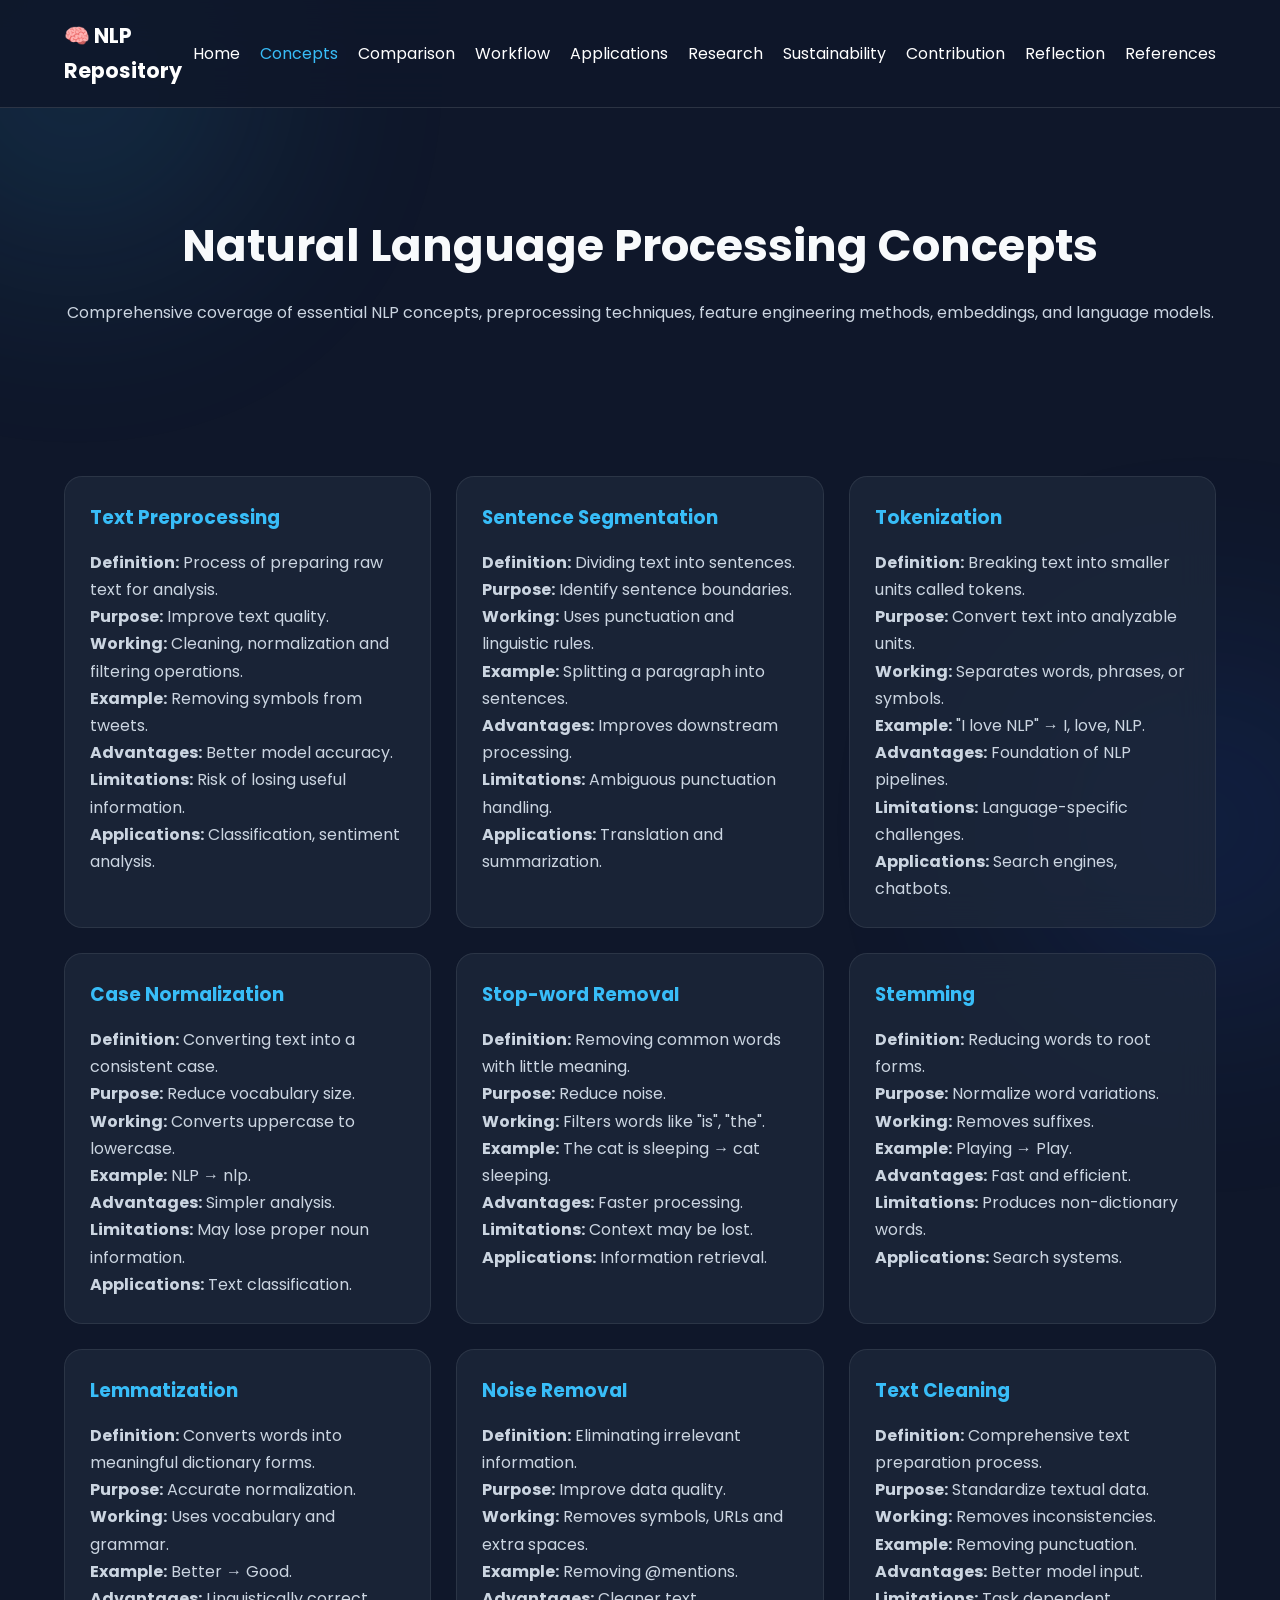
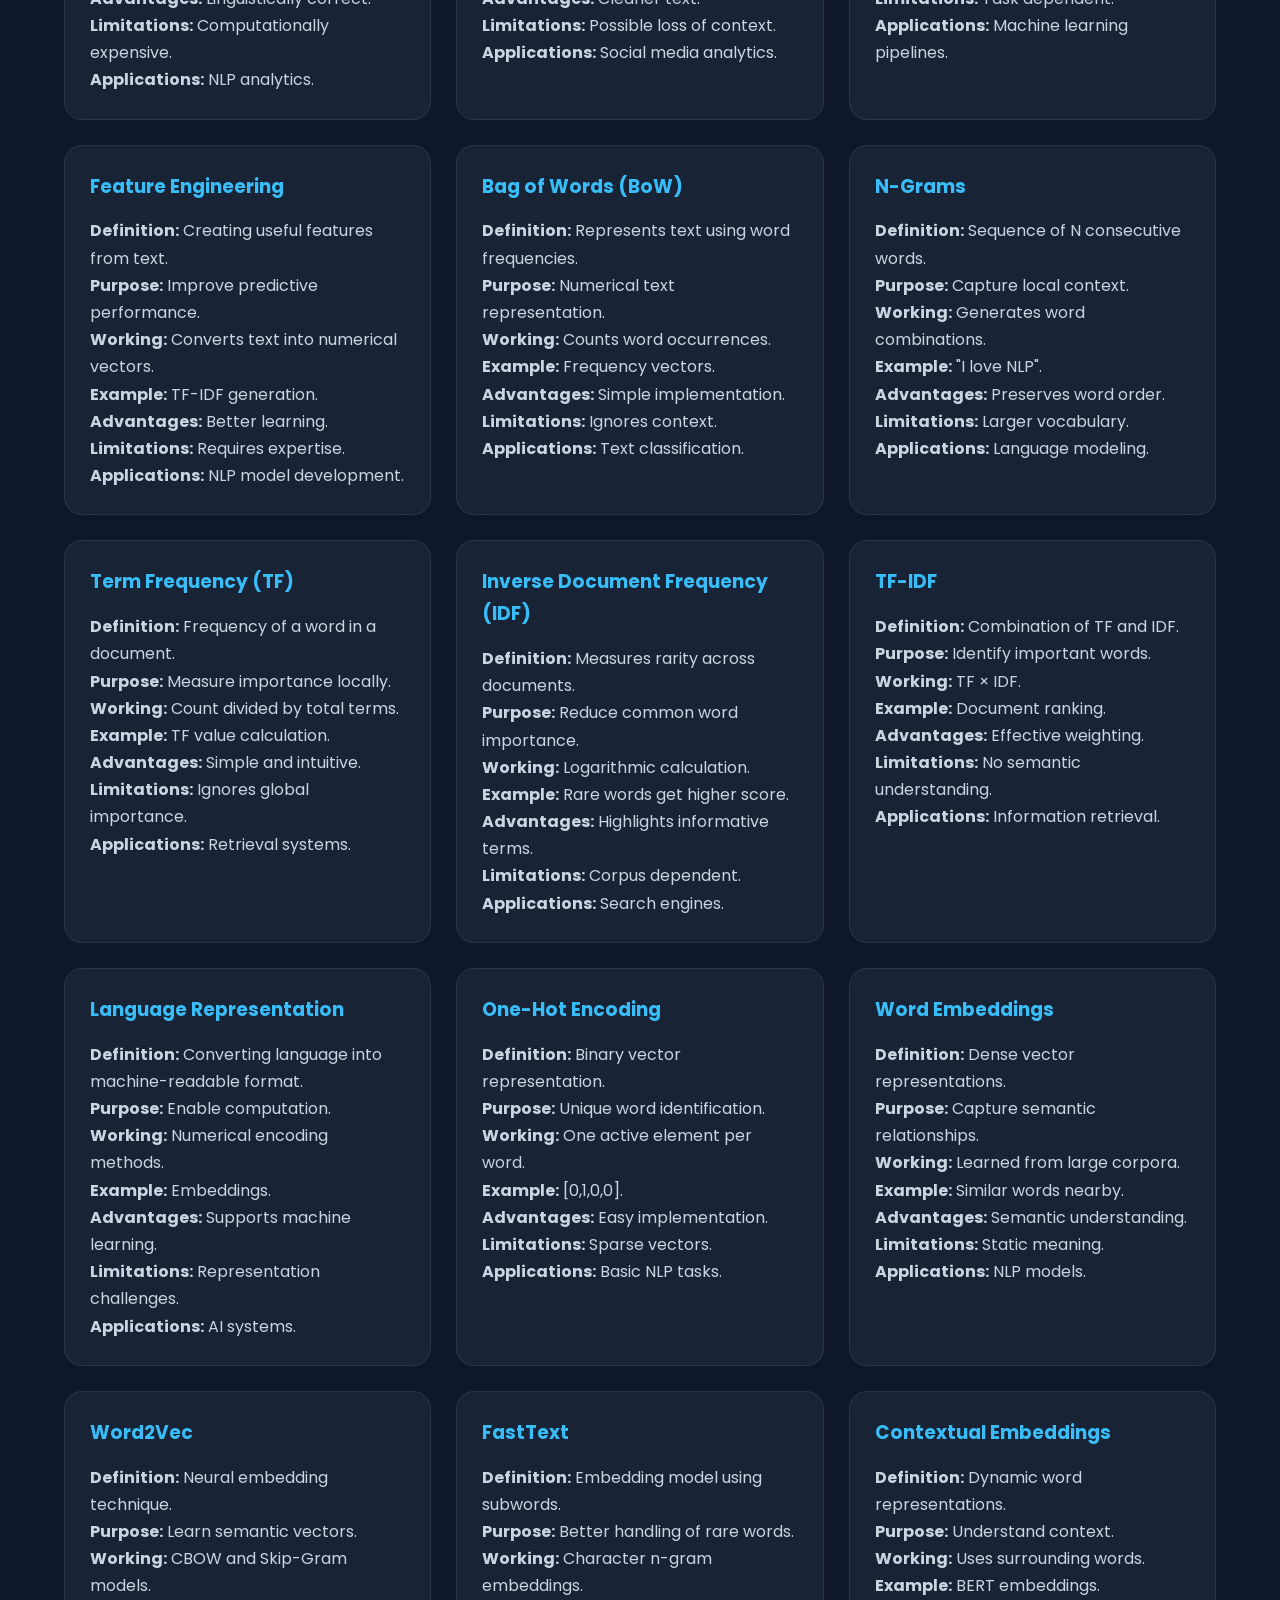
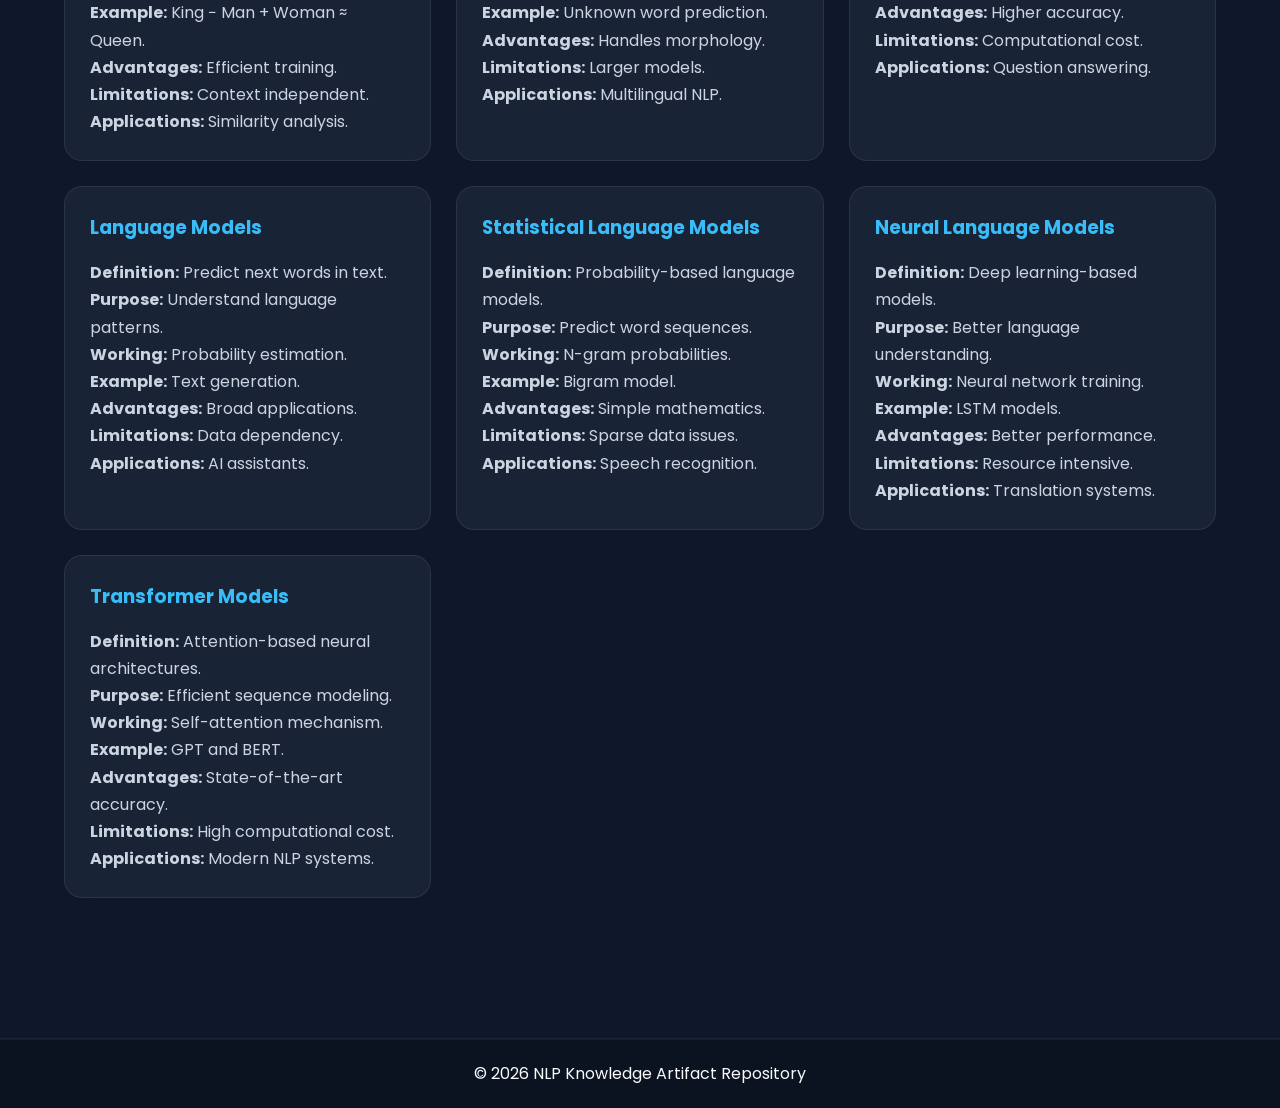
<file: pages/concepts.html>
<!DOCTYPE html>
<html lang="en">
<head>
    <meta charset="UTF-8">
    <meta name="viewport" content="width=device-width, initial-scale=1.0">
    <title>NLP Concepts | NLP Knowledge Artifact Repository</title>

    <link rel="preconnect" href="https://fonts.googleapis.com">
    <link rel="preconnect" href="https://fonts.gstatic.com" crossorigin>

    <link href="https://fonts.googleapis.com/css2?family=Poppins:wght@300;400;500;600;700;800&display=swap" rel="stylesheet">

    <link rel="stylesheet" href="../style.css">
</head>
<body>

<div class="background-glow glow-1"></div>
<div class="background-glow glow-2"></div>

<header class="navbar">
    <div class="container nav-container">

        <a href="../index.html" class="logo">
            🧠 NLP Repository
        </a>

        <nav>
            <ul class="nav-links">
                <li><a href="../index.html">Home</a></li>
                <li><a href="concepts.html" class="active">Concepts</a></li>
                <li><a href="comparison.html">Comparison</a></li>
                <li><a href="workflow.html">Workflow</a></li>
                <li><a href="applications.html">Applications</a></li>
                <li><a href="research.html">Research</a></li>
                <li><a href="sustainability.html">Sustainability</a></li>
                <li><a href="contribution.html">Contribution</a></li>
                <li><a href="reflection.html">Reflection</a></li>
                <li><a href="references.html">References</a></li>
            </ul>
        </nav>

        <button id="menu-toggle" class="menu-toggle">☰</button>

    </div>
</header>

<section class="page-header">
    <div class="container">
        <h1>Natural Language Processing Concepts</h1>
        <p>
            Comprehensive coverage of essential NLP concepts, preprocessing techniques,
            feature engineering methods, embeddings, and language models.
        </p>
    </div>
</section>

<section>
<div class="container">
<div class="content-grid">

<div class="glass-card content-card reveal">
<h3>Text Preprocessing</h3>
<p><strong>Definition:</strong> Process of preparing raw text for analysis.</p>
<p><strong>Purpose:</strong> Improve text quality.</p>
<p><strong>Working:</strong> Cleaning, normalization and filtering operations.</p>
<p><strong>Example:</strong> Removing symbols from tweets.</p>
<p><strong>Advantages:</strong> Better model accuracy.</p>
<p><strong>Limitations:</strong> Risk of losing useful information.</p>
<p><strong>Applications:</strong> Classification, sentiment analysis.</p>
</div>

<div class="glass-card content-card reveal">
<h3>Sentence Segmentation</h3>
<p><strong>Definition:</strong> Dividing text into sentences.</p>
<p><strong>Purpose:</strong> Identify sentence boundaries.</p>
<p><strong>Working:</strong> Uses punctuation and linguistic rules.</p>
<p><strong>Example:</strong> Splitting a paragraph into sentences.</p>
<p><strong>Advantages:</strong> Improves downstream processing.</p>
<p><strong>Limitations:</strong> Ambiguous punctuation handling.</p>
<p><strong>Applications:</strong> Translation and summarization.</p>
</div>

<div class="glass-card content-card reveal">
<h3>Tokenization</h3>
<p><strong>Definition:</strong> Breaking text into smaller units called tokens.</p>
<p><strong>Purpose:</strong> Convert text into analyzable units.</p>
<p><strong>Working:</strong> Separates words, phrases, or symbols.</p>
<p><strong>Example:</strong> "I love NLP" → I, love, NLP.</p>
<p><strong>Advantages:</strong> Foundation of NLP pipelines.</p>
<p><strong>Limitations:</strong> Language-specific challenges.</p>
<p><strong>Applications:</strong> Search engines, chatbots.</p>
</div>

<div class="glass-card content-card reveal">
<h3>Case Normalization</h3>
<p><strong>Definition:</strong> Converting text into a consistent case.</p>
<p><strong>Purpose:</strong> Reduce vocabulary size.</p>
<p><strong>Working:</strong> Converts uppercase to lowercase.</p>
<p><strong>Example:</strong> NLP → nlp.</p>
<p><strong>Advantages:</strong> Simpler analysis.</p>
<p><strong>Limitations:</strong> May lose proper noun information.</p>
<p><strong>Applications:</strong> Text classification.</p>
</div>

<div class="glass-card content-card reveal">
<h3>Stop-word Removal</h3>
<p><strong>Definition:</strong> Removing common words with little meaning.</p>
<p><strong>Purpose:</strong> Reduce noise.</p>
<p><strong>Working:</strong> Filters words like "is", "the".</p>
<p><strong>Example:</strong> The cat is sleeping → cat sleeping.</p>
<p><strong>Advantages:</strong> Faster processing.</p>
<p><strong>Limitations:</strong> Context may be lost.</p>
<p><strong>Applications:</strong> Information retrieval.</p>
</div>

<div class="glass-card content-card reveal">
<h3>Stemming</h3>
<p><strong>Definition:</strong> Reducing words to root forms.</p>
<p><strong>Purpose:</strong> Normalize word variations.</p>
<p><strong>Working:</strong> Removes suffixes.</p>
<p><strong>Example:</strong> Playing → Play.</p>
<p><strong>Advantages:</strong> Fast and efficient.</p>
<p><strong>Limitations:</strong> Produces non-dictionary words.</p>
<p><strong>Applications:</strong> Search systems.</p>
</div>

<div class="glass-card content-card reveal">
<h3>Lemmatization</h3>
<p><strong>Definition:</strong> Converts words into meaningful dictionary forms.</p>
<p><strong>Purpose:</strong> Accurate normalization.</p>
<p><strong>Working:</strong> Uses vocabulary and grammar.</p>
<p><strong>Example:</strong> Better → Good.</p>
<p><strong>Advantages:</strong> Linguistically correct.</p>
<p><strong>Limitations:</strong> Computationally expensive.</p>
<p><strong>Applications:</strong> NLP analytics.</p>
</div>

<div class="glass-card content-card reveal">
<h3>Noise Removal</h3>
<p><strong>Definition:</strong> Eliminating irrelevant information.</p>
<p><strong>Purpose:</strong> Improve data quality.</p>
<p><strong>Working:</strong> Removes symbols, URLs and extra spaces.</p>
<p><strong>Example:</strong> Removing @mentions.</p>
<p><strong>Advantages:</strong> Cleaner text.</p>
<p><strong>Limitations:</strong> Possible loss of context.</p>
<p><strong>Applications:</strong> Social media analytics.</p>
</div>

<div class="glass-card content-card reveal">
<h3>Text Cleaning</h3>
<p><strong>Definition:</strong> Comprehensive text preparation process.</p>
<p><strong>Purpose:</strong> Standardize textual data.</p>
<p><strong>Working:</strong> Removes inconsistencies.</p>
<p><strong>Example:</strong> Removing punctuation.</p>
<p><strong>Advantages:</strong> Better model input.</p>
<p><strong>Limitations:</strong> Task dependent.</p>
<p><strong>Applications:</strong> Machine learning pipelines.</p>
</div>

<div class="glass-card content-card reveal">
<h3>Feature Engineering</h3>
<p><strong>Definition:</strong> Creating useful features from text.</p>
<p><strong>Purpose:</strong> Improve predictive performance.</p>
<p><strong>Working:</strong> Converts text into numerical vectors.</p>
<p><strong>Example:</strong> TF-IDF generation.</p>
<p><strong>Advantages:</strong> Better learning.</p>
<p><strong>Limitations:</strong> Requires expertise.</p>
<p><strong>Applications:</strong> NLP model development.</p>
</div>

<div class="glass-card content-card reveal">
<h3>Bag of Words (BoW)</h3>
<p><strong>Definition:</strong> Represents text using word frequencies.</p>
<p><strong>Purpose:</strong> Numerical text representation.</p>
<p><strong>Working:</strong> Counts word occurrences.</p>
<p><strong>Example:</strong> Frequency vectors.</p>
<p><strong>Advantages:</strong> Simple implementation.</p>
<p><strong>Limitations:</strong> Ignores context.</p>
<p><strong>Applications:</strong> Text classification.</p>
</div>

<div class="glass-card content-card reveal">
<h3>N-Grams</h3>
<p><strong>Definition:</strong> Sequence of N consecutive words.</p>
<p><strong>Purpose:</strong> Capture local context.</p>
<p><strong>Working:</strong> Generates word combinations.</p>
<p><strong>Example:</strong> "I love NLP".</p>
<p><strong>Advantages:</strong> Preserves word order.</p>
<p><strong>Limitations:</strong> Larger vocabulary.</p>
<p><strong>Applications:</strong> Language modeling.</p>
</div>

<div class="glass-card content-card reveal">
<h3>Term Frequency (TF)</h3>
<p><strong>Definition:</strong> Frequency of a word in a document.</p>
<p><strong>Purpose:</strong> Measure importance locally.</p>
<p><strong>Working:</strong> Count divided by total terms.</p>
<p><strong>Example:</strong> TF value calculation.</p>
<p><strong>Advantages:</strong> Simple and intuitive.</p>
<p><strong>Limitations:</strong> Ignores global importance.</p>
<p><strong>Applications:</strong> Retrieval systems.</p>
</div>

<div class="glass-card content-card reveal">
<h3>Inverse Document Frequency (IDF)</h3>
<p><strong>Definition:</strong> Measures rarity across documents.</p>
<p><strong>Purpose:</strong> Reduce common word importance.</p>
<p><strong>Working:</strong> Logarithmic calculation.</p>
<p><strong>Example:</strong> Rare words get higher score.</p>
<p><strong>Advantages:</strong> Highlights informative terms.</p>
<p><strong>Limitations:</strong> Corpus dependent.</p>
<p><strong>Applications:</strong> Search engines.</p>
</div>

<div class="glass-card content-card reveal">
<h3>TF-IDF</h3>
<p><strong>Definition:</strong> Combination of TF and IDF.</p>
<p><strong>Purpose:</strong> Identify important words.</p>
<p><strong>Working:</strong> TF × IDF.</p>
<p><strong>Example:</strong> Document ranking.</p>
<p><strong>Advantages:</strong> Effective weighting.</p>
<p><strong>Limitations:</strong> No semantic understanding.</p>
<p><strong>Applications:</strong> Information retrieval.</p>
</div>

<div class="glass-card content-card reveal">
<h3>Language Representation</h3>
<p><strong>Definition:</strong> Converting language into machine-readable format.</p>
<p><strong>Purpose:</strong> Enable computation.</p>
<p><strong>Working:</strong> Numerical encoding methods.</p>
<p><strong>Example:</strong> Embeddings.</p>
<p><strong>Advantages:</strong> Supports machine learning.</p>
<p><strong>Limitations:</strong> Representation challenges.</p>
<p><strong>Applications:</strong> AI systems.</p>
</div>

<div class="glass-card content-card reveal">
<h3>One-Hot Encoding</h3>
<p><strong>Definition:</strong> Binary vector representation.</p>
<p><strong>Purpose:</strong> Unique word identification.</p>
<p><strong>Working:</strong> One active element per word.</p>
<p><strong>Example:</strong> [0,1,0,0].</p>
<p><strong>Advantages:</strong> Easy implementation.</p>
<p><strong>Limitations:</strong> Sparse vectors.</p>
<p><strong>Applications:</strong> Basic NLP tasks.</p>
</div>

<div class="glass-card content-card reveal">
<h3>Word Embeddings</h3>
<p><strong>Definition:</strong> Dense vector representations.</p>
<p><strong>Purpose:</strong> Capture semantic relationships.</p>
<p><strong>Working:</strong> Learned from large corpora.</p>
<p><strong>Example:</strong> Similar words nearby.</p>
<p><strong>Advantages:</strong> Semantic understanding.</p>
<p><strong>Limitations:</strong> Static meaning.</p>
<p><strong>Applications:</strong> NLP models.</p>
</div>

<div class="glass-card content-card reveal">
<h3>Word2Vec</h3>
<p><strong>Definition:</strong> Neural embedding technique.</p>
<p><strong>Purpose:</strong> Learn semantic vectors.</p>
<p><strong>Working:</strong> CBOW and Skip-Gram models.</p>
<p><strong>Example:</strong> King − Man + Woman ≈ Queen.</p>
<p><strong>Advantages:</strong> Efficient training.</p>
<p><strong>Limitations:</strong> Context independent.</p>
<p><strong>Applications:</strong> Similarity analysis.</p>
</div>

<div class="glass-card content-card reveal">
<h3>FastText</h3>
<p><strong>Definition:</strong> Embedding model using subwords.</p>
<p><strong>Purpose:</strong> Better handling of rare words.</p>
<p><strong>Working:</strong> Character n-gram embeddings.</p>
<p><strong>Example:</strong> Unknown word prediction.</p>
<p><strong>Advantages:</strong> Handles morphology.</p>
<p><strong>Limitations:</strong> Larger models.</p>
<p><strong>Applications:</strong> Multilingual NLP.</p>
</div>

<div class="glass-card content-card reveal">
<h3>Contextual Embeddings</h3>
<p><strong>Definition:</strong> Dynamic word representations.</p>
<p><strong>Purpose:</strong> Understand context.</p>
<p><strong>Working:</strong> Uses surrounding words.</p>
<p><strong>Example:</strong> BERT embeddings.</p>
<p><strong>Advantages:</strong> Higher accuracy.</p>
<p><strong>Limitations:</strong> Computational cost.</p>
<p><strong>Applications:</strong> Question answering.</p>
</div>

<div class="glass-card content-card reveal">
<h3>Language Models</h3>
<p><strong>Definition:</strong> Predict next words in text.</p>
<p><strong>Purpose:</strong> Understand language patterns.</p>
<p><strong>Working:</strong> Probability estimation.</p>
<p><strong>Example:</strong> Text generation.</p>
<p><strong>Advantages:</strong> Broad applications.</p>
<p><strong>Limitations:</strong> Data dependency.</p>
<p><strong>Applications:</strong> AI assistants.</p>
</div>

<div class="glass-card content-card reveal">
<h3>Statistical Language Models</h3>
<p><strong>Definition:</strong> Probability-based language models.</p>
<p><strong>Purpose:</strong> Predict word sequences.</p>
<p><strong>Working:</strong> N-gram probabilities.</p>
<p><strong>Example:</strong> Bigram model.</p>
<p><strong>Advantages:</strong> Simple mathematics.</p>
<p><strong>Limitations:</strong> Sparse data issues.</p>
<p><strong>Applications:</strong> Speech recognition.</p>
</div>

<div class="glass-card content-card reveal">
<h3>Neural Language Models</h3>
<p><strong>Definition:</strong> Deep learning-based models.</p>
<p><strong>Purpose:</strong> Better language understanding.</p>
<p><strong>Working:</strong> Neural network training.</p>
<p><strong>Example:</strong> LSTM models.</p>
<p><strong>Advantages:</strong> Better performance.</p>
<p><strong>Limitations:</strong> Resource intensive.</p>
<p><strong>Applications:</strong> Translation systems.</p>
</div>

<div class="glass-card content-card reveal">
<h3>Transformer Models</h3>
<p><strong>Definition:</strong> Attention-based neural architectures.</p>
<p><strong>Purpose:</strong> Efficient sequence modeling.</p>
<p><strong>Working:</strong> Self-attention mechanism.</p>
<p><strong>Example:</strong> GPT and BERT.</p>
<p><strong>Advantages:</strong> State-of-the-art accuracy.</p>
<p><strong>Limitations:</strong> High computational cost.</p>
<p><strong>Applications:</strong> Modern NLP systems.</p>
</div>

</div>
</div>
</section>

<footer class="footer">
    <div class="footer-bottom">
        <p>© 2026 NLP Knowledge Artifact Repository</p>
    </div>
</footer>

<button id="backToTop" class="back-to-top">↑</button>

<script src="../script.js"></script>

</body>
</html>
</file>
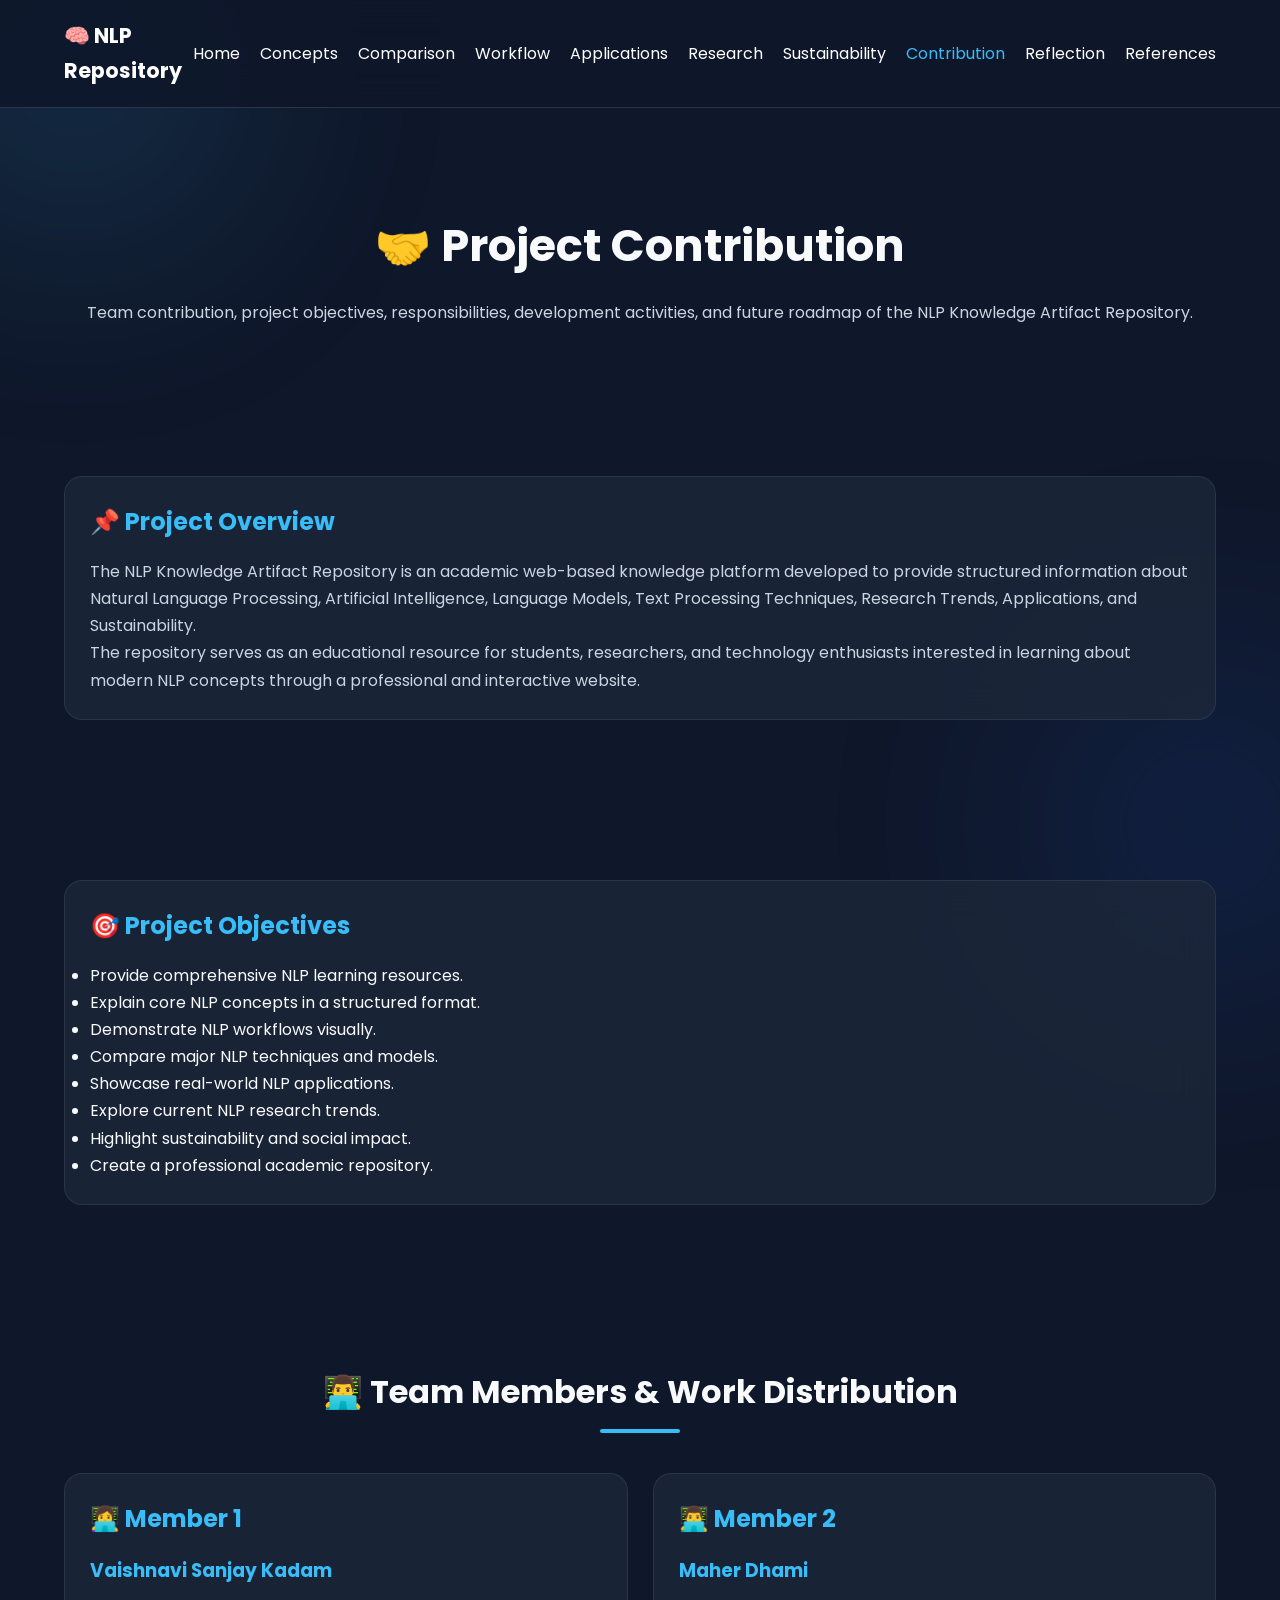
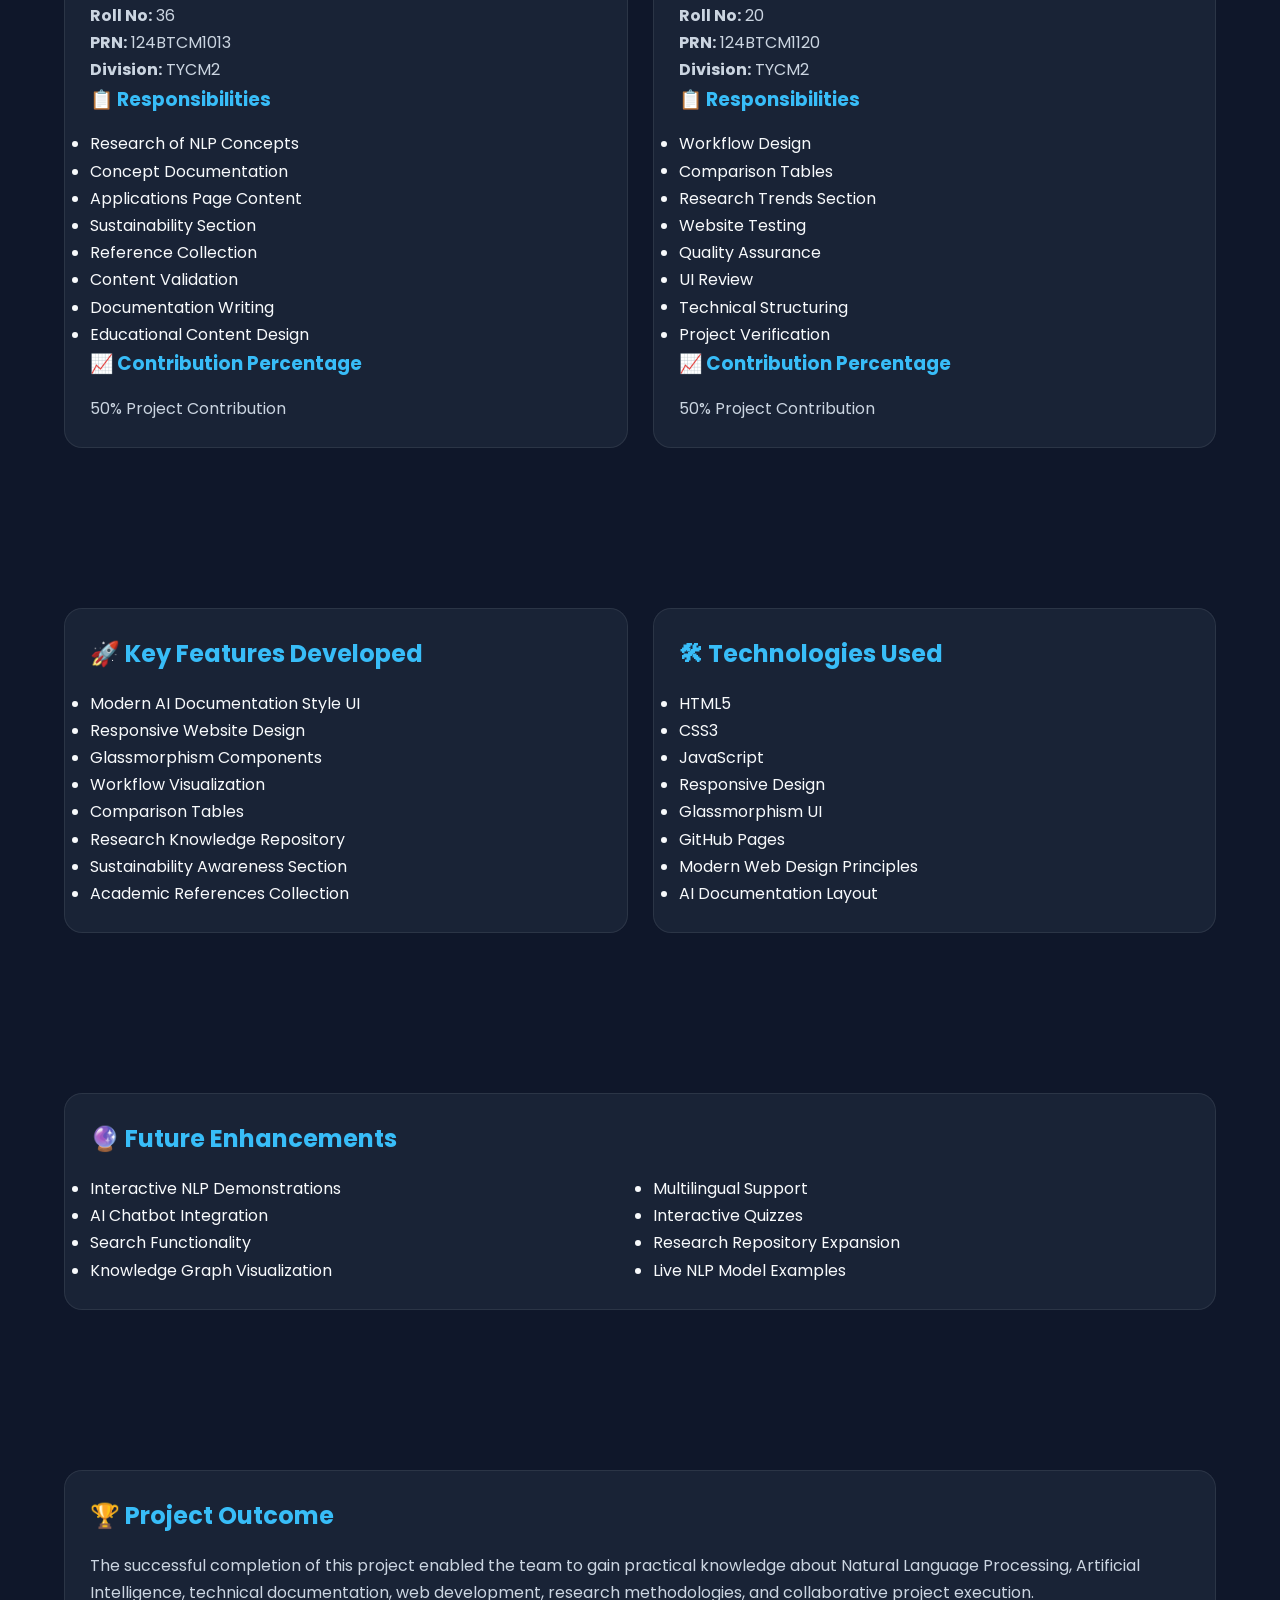
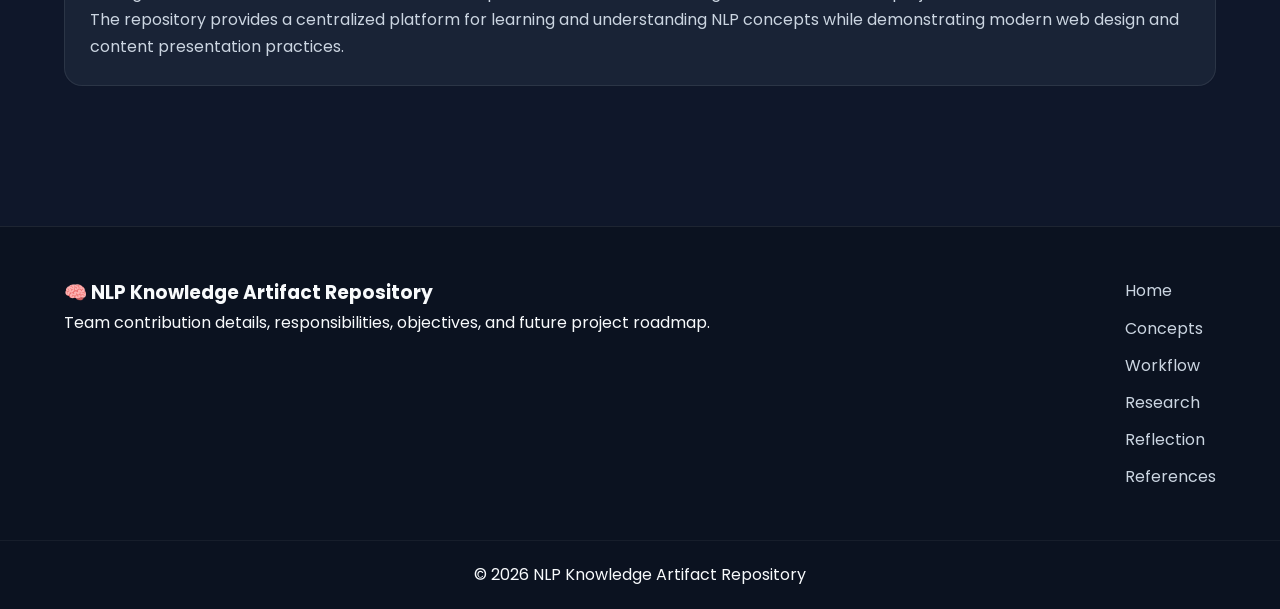
<file: pages/contribution.html>
<!DOCTYPE html>
<html lang="en">
<head>
    <meta charset="UTF-8">
    <meta name="viewport" content="width=device-width, initial-scale=1.0">
    <title>Contribution | NLP Knowledge Artifact Repository</title>

    <link rel="preconnect" href="https://fonts.googleapis.com">
    <link rel="preconnect" href="https://fonts.gstatic.com" crossorigin>

    <link href="https://fonts.googleapis.com/css2?family=Poppins:wght@300;400;500;600;700;800&display=swap" rel="stylesheet">

    <link rel="stylesheet" href="../style.css">
</head>
<body>

<div class="background-glow glow-1"></div>
<div class="background-glow glow-2"></div>

<header class="navbar">
    <div class="container nav-container">

        <a href="../index.html" class="logo">
            🧠 NLP Repository
        </a>

        <nav>
            <ul class="nav-links">
                <li><a href="../index.html">Home</a></li>
                <li><a href="concepts.html">Concepts</a></li>
                <li><a href="comparison.html">Comparison</a></li>
                <li><a href="workflow.html">Workflow</a></li>
                <li><a href="applications.html">Applications</a></li>
                <li><a href="research.html">Research</a></li>
                <li><a href="sustainability.html">Sustainability</a></li>
                <li><a href="contribution.html" class="active">Contribution</a></li>
                <li><a href="reflection.html">Reflection</a></li>
                <li><a href="references.html">References</a></li>
            </ul>
        </nav>

        <button id="menu-toggle" class="menu-toggle">☰</button>

    </div>
</header>

<section class="page-header">
    <div class="container">
        <h1>🤝 Project Contribution</h1>
        <p>
            Team contribution, project objectives, responsibilities,
            development activities, and future roadmap of the
            NLP Knowledge Artifact Repository.
        </p>
    </div>
</section>

<section>
<div class="container">

<div class="glass-card content-card reveal">

<h2>📌 Project Overview</h2>

<p>
The NLP Knowledge Artifact Repository is an academic web-based knowledge platform
developed to provide structured information about Natural Language Processing,
Artificial Intelligence, Language Models, Text Processing Techniques,
Research Trends, Applications, and Sustainability.
</p>

<p>
The repository serves as an educational resource for students,
researchers, and technology enthusiasts interested in learning
about modern NLP concepts through a professional and interactive website.
</p>

</div>

</div>
</section>

<section>
<div class="container">

<div class="glass-card content-card reveal">

<h2>🎯 Project Objectives</h2>

<ul>
<li>Provide comprehensive NLP learning resources.</li>
<li>Explain core NLP concepts in a structured format.</li>
<li>Demonstrate NLP workflows visually.</li>
<li>Compare major NLP techniques and models.</li>
<li>Showcase real-world NLP applications.</li>
<li>Explore current NLP research trends.</li>
<li>Highlight sustainability and social impact.</li>
<li>Create a professional academic repository.</li>
</ul>

</div>

</div>
</section>

<section>
<div class="container">

<h2 class="section-title">👨‍💻 Team Members & Work Distribution</h2>

<div class="content-grid">

<div class="glass-card content-card reveal">

<h2>👩‍💻 Member 1</h2>

<h3>Vaishnavi Sanjay Kadam</h3>

<p><strong>Roll No:</strong> 36</p>
<p><strong>PRN:</strong> 124BTCM1013</p>
<p><strong>Division:</strong> TYCM2</p>

<h3>📋 Responsibilities</h3>

<ul>
<li>Research of NLP Concepts</li>
<li>Concept Documentation</li>
<li>Applications Page Content</li>
<li>Sustainability Section</li>
<li>Reference Collection</li>
<li>Content Validation</li>
<li>Documentation Writing</li>
<li>Educational Content Design</li>
</ul>

<h3>📈 Contribution Percentage</h3>

<p>50% Project Contribution</p>

</div>

<div class="glass-card content-card reveal">

<h2>👨‍💻 Member 2</h2>

<h3>Maher Dhami</h3>

<p><strong>Roll No:</strong> 20</p>
<p><strong>PRN:</strong> 124BTCM1120</p>
<p><strong>Division:</strong> TYCM2</p>

<h3>📋 Responsibilities</h3>

<ul>
<li>Workflow Design</li>
<li>Comparison Tables</li>
<li>Research Trends Section</li>
<li>Website Testing</li>
<li>Quality Assurance</li>
<li>UI Review</li>
<li>Technical Structuring</li>
<li>Project Verification</li>
</ul>

<h3>📈 Contribution Percentage</h3>

<p>50% Project Contribution</p>

</div>

</div>

</div>
</section>

<section>
<div class="container">

<div class="content-grid">

<div class="glass-card content-card reveal">

<h2>🚀 Key Features Developed</h2>

<ul>
<li>Modern AI Documentation Style UI</li>
<li>Responsive Website Design</li>
<li>Glassmorphism Components</li>
<li>Workflow Visualization</li>
<li>Comparison Tables</li>
<li>Research Knowledge Repository</li>
<li>Sustainability Awareness Section</li>
<li>Academic References Collection</li>
</ul>

</div>

<div class="glass-card content-card reveal">

<h2>🛠 Technologies Used</h2>

<ul>
<li>HTML5</li>
<li>CSS3</li>
<li>JavaScript</li>
<li>Responsive Design</li>
<li>Glassmorphism UI</li>
<li>GitHub Pages</li>
<li>Modern Web Design Principles</li>
<li>AI Documentation Layout</li>
</ul>

</div>

</div>

</div>
</section>

<section>
<div class="container">

<div class="glass-card content-card reveal">

<h2>🔮 Future Enhancements</h2>

<div class="content-grid">

<div>
<ul>
<li>Interactive NLP Demonstrations</li>
<li>AI Chatbot Integration</li>
<li>Search Functionality</li>
<li>Knowledge Graph Visualization</li>
</ul>
</div>

<div>
<ul>
<li>Multilingual Support</li>
<li>Interactive Quizzes</li>
<li>Research Repository Expansion</li>
<li>Live NLP Model Examples</li>
</ul>
</div>

</div>

</div>

</div>
</section>

<section>
<div class="container">

<div class="glass-card content-card reveal">

<h2>🏆 Project Outcome</h2>

<p>
The successful completion of this project enabled the team to gain
practical knowledge about Natural Language Processing, Artificial Intelligence,
technical documentation, web development, research methodologies,
and collaborative project execution.
</p>

<p>
The repository provides a centralized platform for learning and
understanding NLP concepts while demonstrating modern web design
and content presentation practices.
</p>

</div>

</div>
</section>

<footer class="footer">

    <div class="footer-content container">

        <div>
            <h3>🧠 NLP Knowledge Artifact Repository</h3>
            <p>
                Team contribution details, responsibilities,
                objectives, and future project roadmap.
            </p>
        </div>

        <div class="footer-links">
            <a href="../index.html">Home</a>
            <a href="concepts.html">Concepts</a>
            <a href="workflow.html">Workflow</a>
            <a href="research.html">Research</a>
            <a href="reflection.html">Reflection</a>
            <a href="references.html">References</a>
        </div>

    </div>

    <div class="footer-bottom">
        <p>© 2026 NLP Knowledge Artifact Repository</p>
    </div>

</footer>

<button id="backToTop" class="back-to-top">↑</button>

<script src="../script.js"></script>

</body>
</html>
</file>
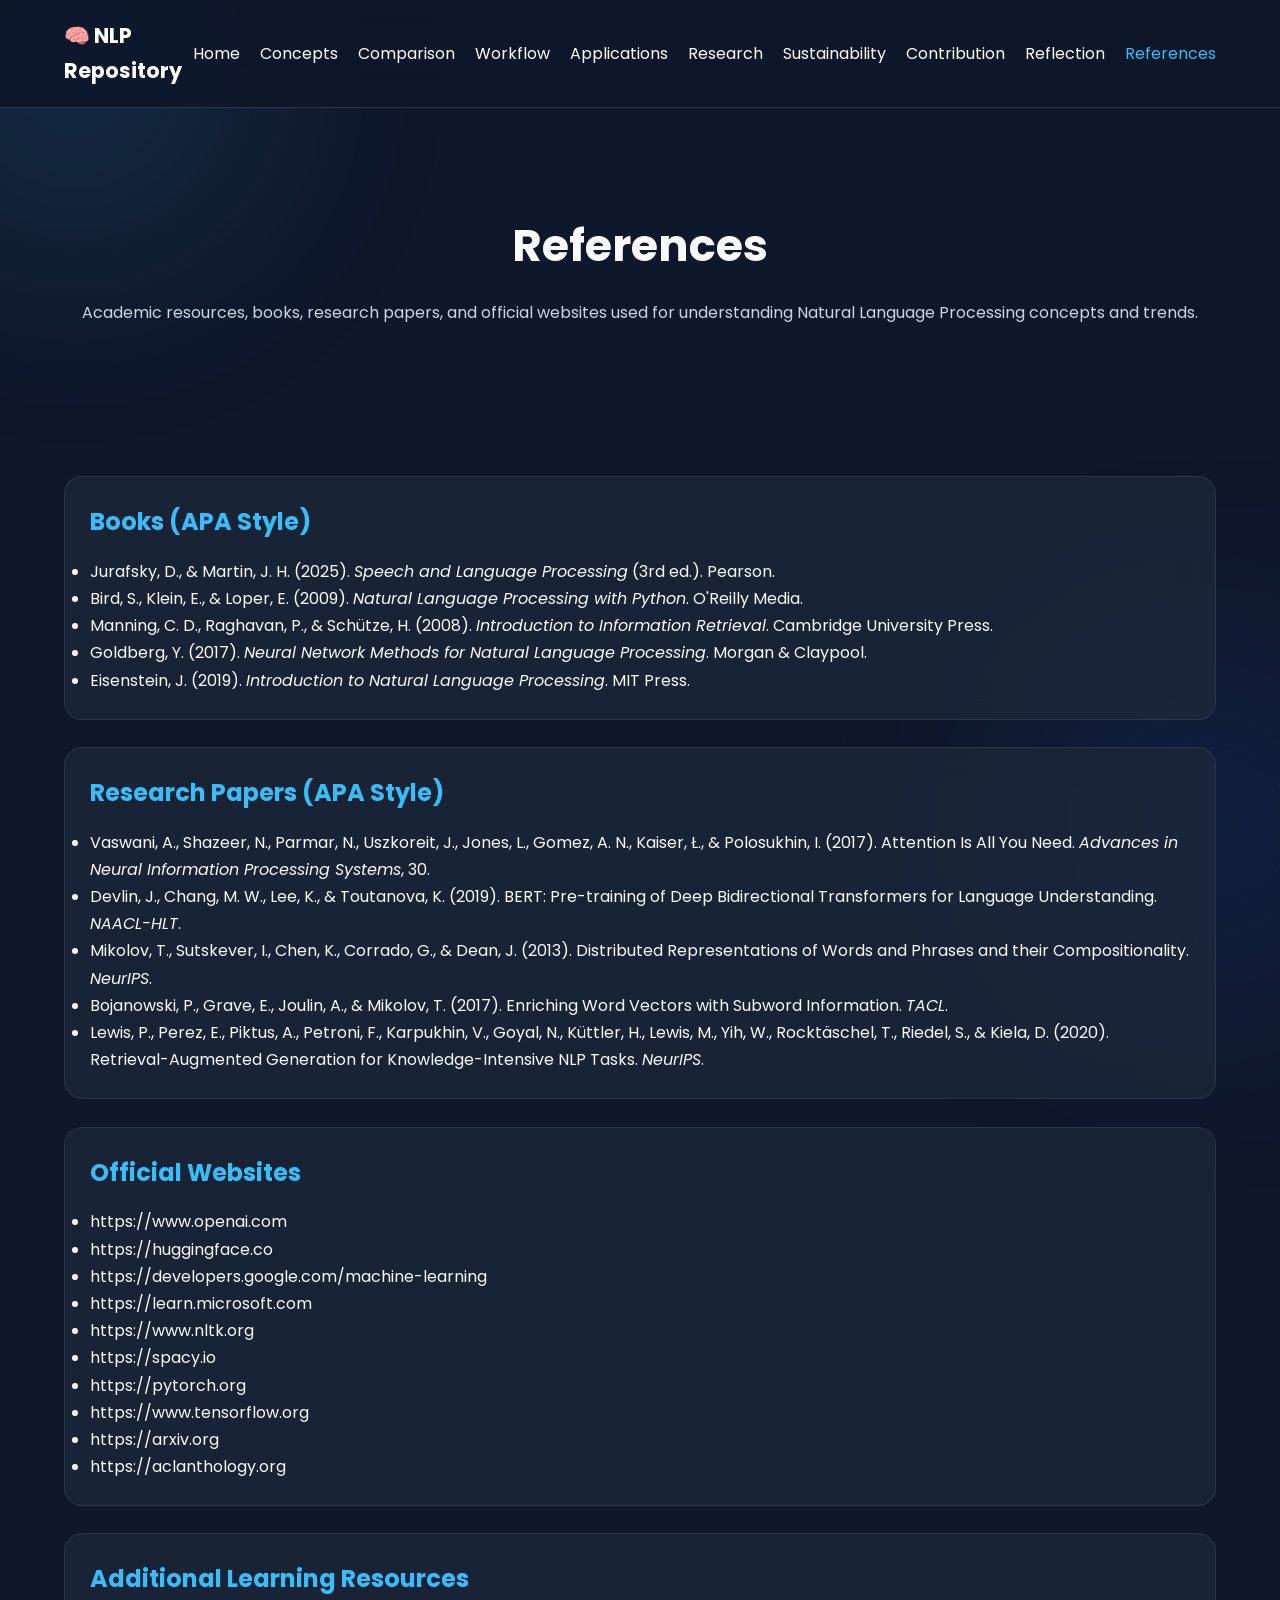
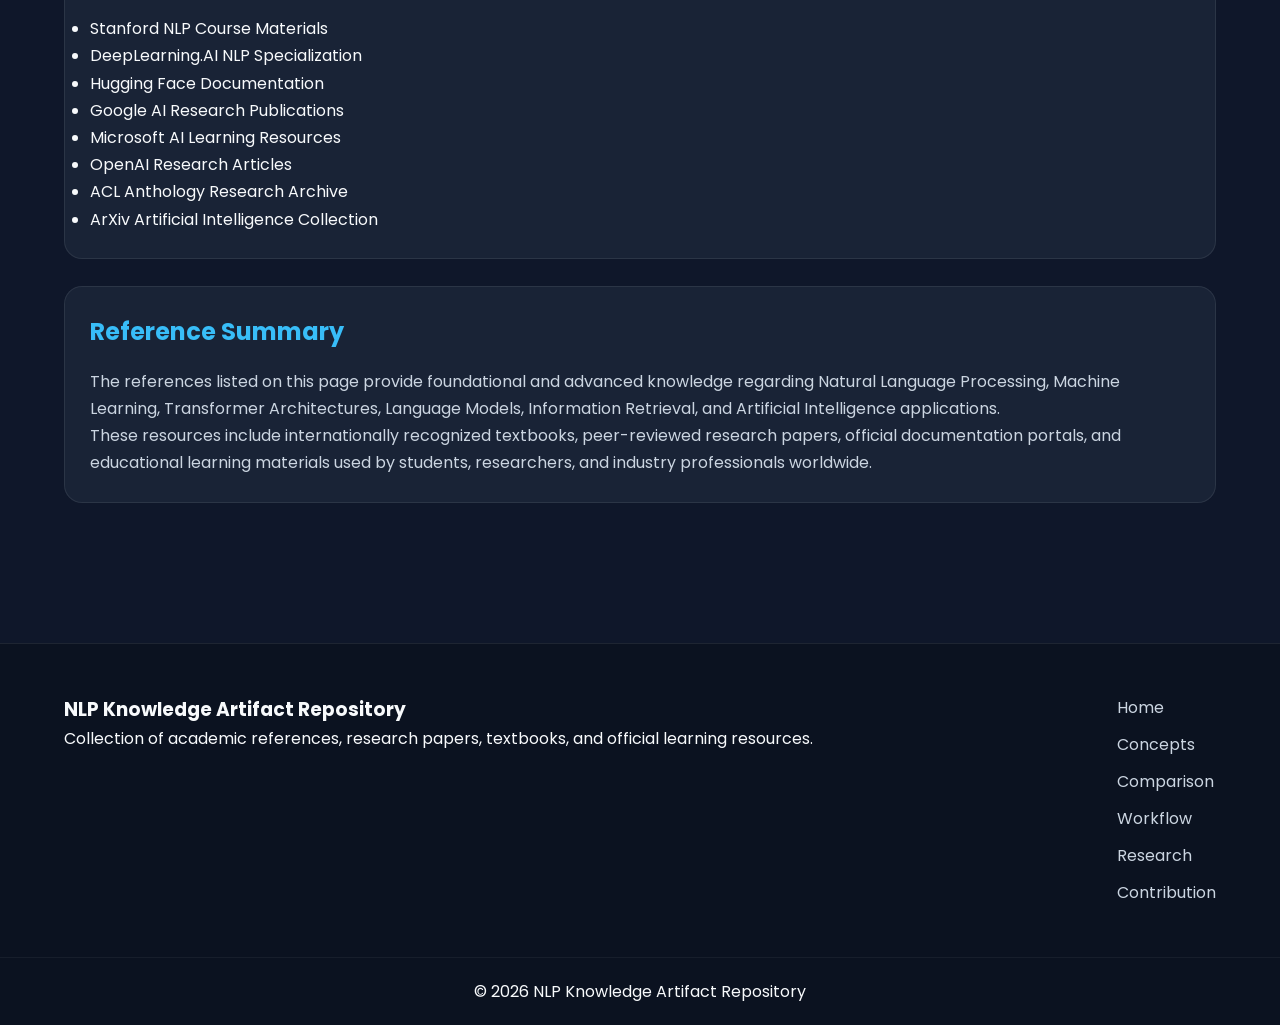
<file: pages/references.html>
<!DOCTYPE html>
<html lang="en">
<head>
    <meta charset="UTF-8">
    <meta name="viewport" content="width=device-width, initial-scale=1.0">
    <title>References | NLP Knowledge Artifact Repository</title>

    <link rel="preconnect" href="https://fonts.googleapis.com">
    <link rel="preconnect" href="https://fonts.gstatic.com" crossorigin>

    <link href="https://fonts.googleapis.com/css2?family=Poppins:wght@300;400;500;600;700;800&display=swap" rel="stylesheet">

    <link rel="stylesheet" href="../style.css">
</head>
<body>

<div class="background-glow glow-1"></div>
<div class="background-glow glow-2"></div>

<header class="navbar">
    <div class="container nav-container">

        <a href="../index.html" class="logo">
            🧠 NLP Repository
        </a>

        <nav>
            <ul class="nav-links">
                <li><a href="../index.html">Home</a></li>
                <li><a href="concepts.html">Concepts</a></li>
                <li><a href="comparison.html">Comparison</a></li>
                <li><a href="workflow.html">Workflow</a></li>
                <li><a href="applications.html">Applications</a></li>
                <li><a href="research.html">Research</a></li>
                <li><a href="sustainability.html">Sustainability</a></li>
                <li><a href="contribution.html">Contribution</a></li>
                <li><a href="reflection.html">Reflection</a></li>
                <li><a href="references.html" class="active">References</a></li>
            </ul>
        </nav>

        <button id="menu-toggle" class="menu-toggle">☰</button>

    </div>
</header>

<section class="page-header">
    <div class="container">
        <h1>References</h1>
        <p>
            Academic resources, books, research papers, and official websites
            used for understanding Natural Language Processing concepts and trends.
        </p>
    </div>
</section>

<section>
<div class="container">

<div class="glass-card content-card reveal">

<h2>Books (APA Style)</h2>

<ul>
<li>Jurafsky, D., & Martin, J. H. (2025). <em>Speech and Language Processing</em> (3rd ed.). Pearson.</li>

<li>Bird, S., Klein, E., & Loper, E. (2009). <em>Natural Language Processing with Python</em>. O'Reilly Media.</li>

<li>Manning, C. D., Raghavan, P., & Schütze, H. (2008). <em>Introduction to Information Retrieval</em>. Cambridge University Press.</li>

<li>Goldberg, Y. (2017). <em>Neural Network Methods for Natural Language Processing</em>. Morgan & Claypool.</li>

<li>Eisenstein, J. (2019). <em>Introduction to Natural Language Processing</em>. MIT Press.</li>
</ul>

</div>

<br>

<div class="glass-card content-card reveal">

<h2>Research Papers (APA Style)</h2>

<ul>

<li>Vaswani, A., Shazeer, N., Parmar, N., Uszkoreit, J., Jones, L., Gomez, A. N., Kaiser, Ł., & Polosukhin, I. (2017). Attention Is All You Need. <em>Advances in Neural Information Processing Systems</em>, 30.</li>

<li>Devlin, J., Chang, M. W., Lee, K., & Toutanova, K. (2019). BERT: Pre-training of Deep Bidirectional Transformers for Language Understanding. <em>NAACL-HLT</em>.</li>

<li>Mikolov, T., Sutskever, I., Chen, K., Corrado, G., & Dean, J. (2013). Distributed Representations of Words and Phrases and their Compositionality. <em>NeurIPS</em>.</li>

<li>Bojanowski, P., Grave, E., Joulin, A., & Mikolov, T. (2017). Enriching Word Vectors with Subword Information. <em>TACL</em>.</li>

<li>Lewis, P., Perez, E., Piktus, A., Petroni, F., Karpukhin, V., Goyal, N., Küttler, H., Lewis, M., Yih, W., Rocktäschel, T., Riedel, S., & Kiela, D. (2020). Retrieval-Augmented Generation for Knowledge-Intensive NLP Tasks. <em>NeurIPS</em>.</li>

</ul>

</div>

<br>

<div class="glass-card content-card reveal">

<h2>Official Websites</h2>

<ul>

<li>https://www.openai.com</li>

<li>https://huggingface.co</li>

<li>https://developers.google.com/machine-learning</li>

<li>https://learn.microsoft.com</li>

<li>https://www.nltk.org</li>

<li>https://spacy.io</li>

<li>https://pytorch.org</li>

<li>https://www.tensorflow.org</li>

<li>https://arxiv.org</li>

<li>https://aclanthology.org</li>

</ul>

</div>

<br>

<div class="glass-card content-card reveal">

<h2>Additional Learning Resources</h2>

<ul>

<li>Stanford NLP Course Materials</li>

<li>DeepLearning.AI NLP Specialization</li>

<li>Hugging Face Documentation</li>

<li>Google AI Research Publications</li>

<li>Microsoft AI Learning Resources</li>

<li>OpenAI Research Articles</li>

<li>ACL Anthology Research Archive</li>

<li>ArXiv Artificial Intelligence Collection</li>

</ul>

</div>

<br>

<div class="glass-card content-card reveal">

<h2>Reference Summary</h2>

<p>
The references listed on this page provide foundational and advanced
knowledge regarding Natural Language Processing, Machine Learning,
Transformer Architectures, Language Models, Information Retrieval,
and Artificial Intelligence applications.
</p>

<p>
These resources include internationally recognized textbooks,
peer-reviewed research papers, official documentation portals,
and educational learning materials used by students,
researchers, and industry professionals worldwide.
</p>

</div>

</div>
</section>

<footer class="footer">

    <div class="footer-content container">

        <div>
            <h3>NLP Knowledge Artifact Repository</h3>
            <p>
                Collection of academic references, research papers,
                textbooks, and official learning resources.
            </p>
        </div>

        <div class="footer-links">
            <a href="../index.html">Home</a>
            <a href="concepts.html">Concepts</a>
            <a href="comparison.html">Comparison</a>
            <a href="workflow.html">Workflow</a>
            <a href="research.html">Research</a>
            <a href="contribution.html">Contribution</a>
        </div>

    </div>

    <div class="footer-bottom">
        <p>© 2026 NLP Knowledge Artifact Repository</p>
    </div>

</footer>

<button id="backToTop" class="back-to-top">↑</button>

<script src="../script.js"></script>

</body>
</html>
</file>
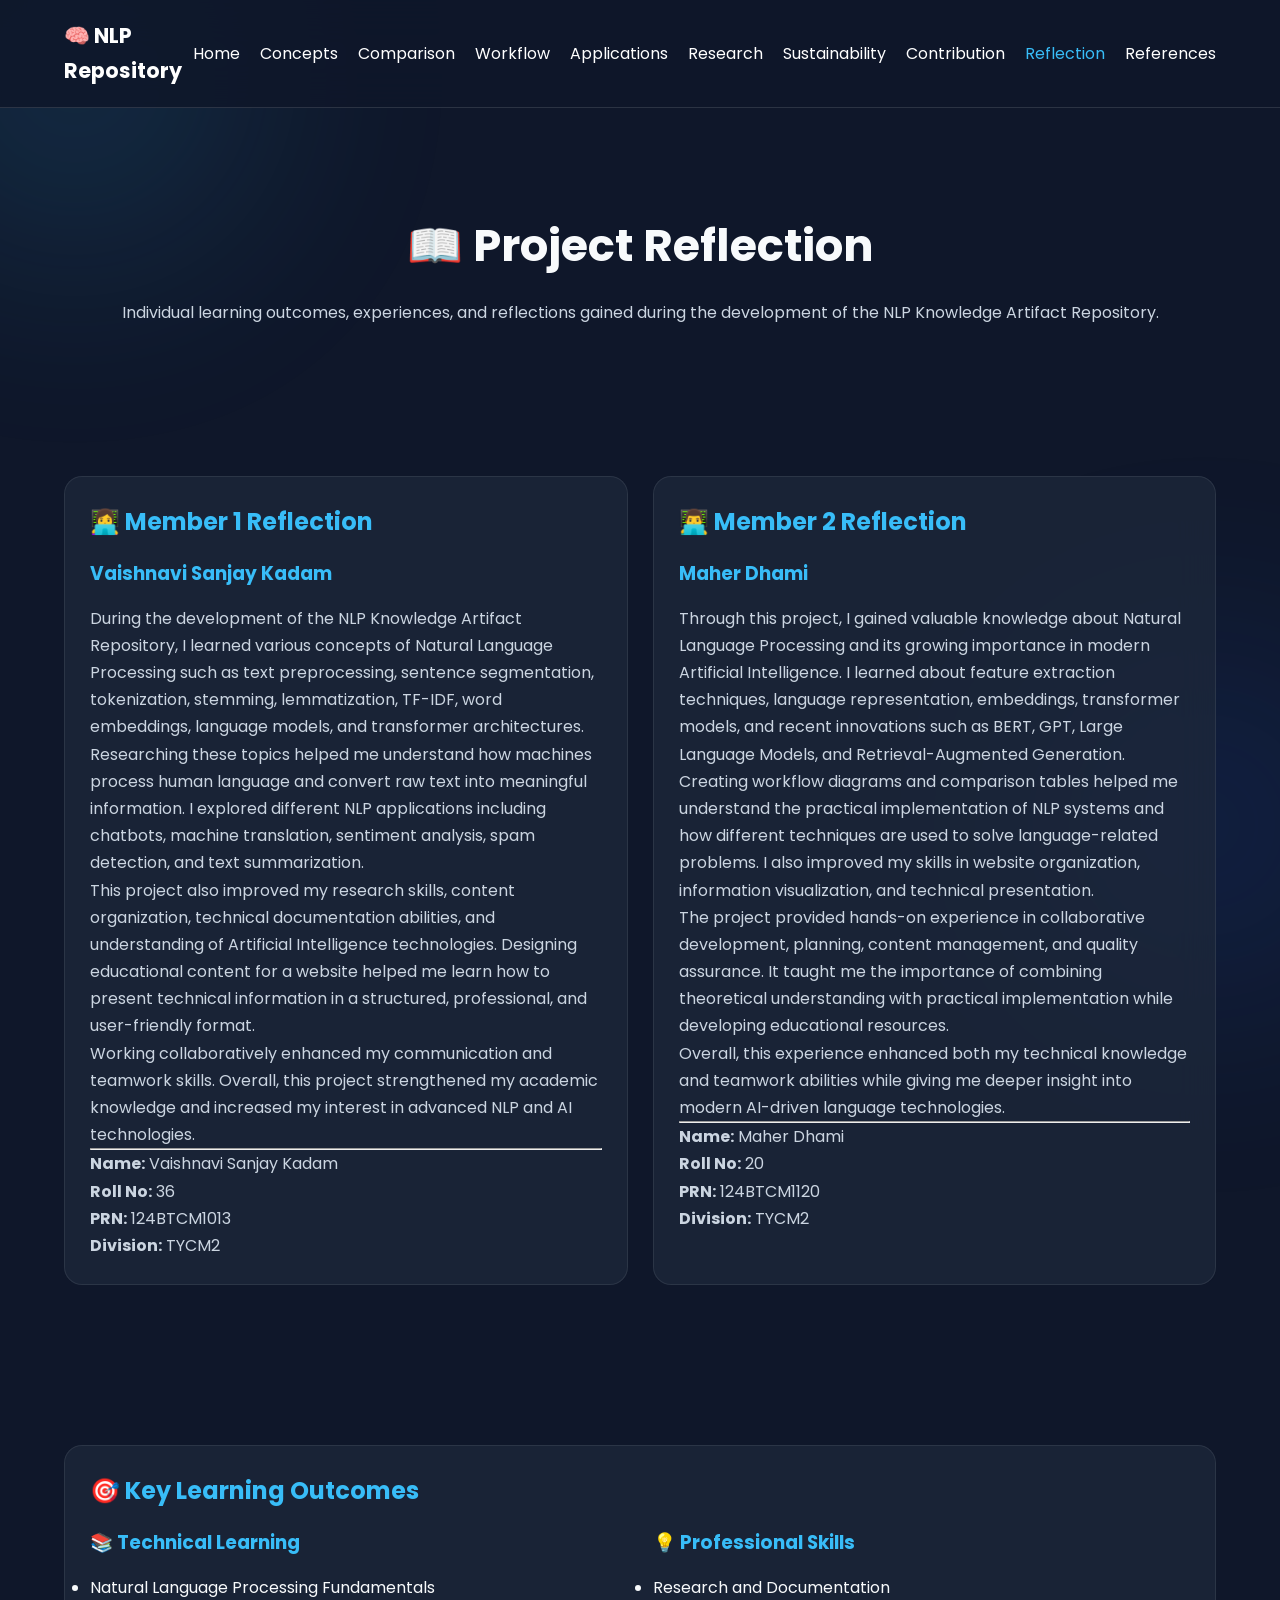
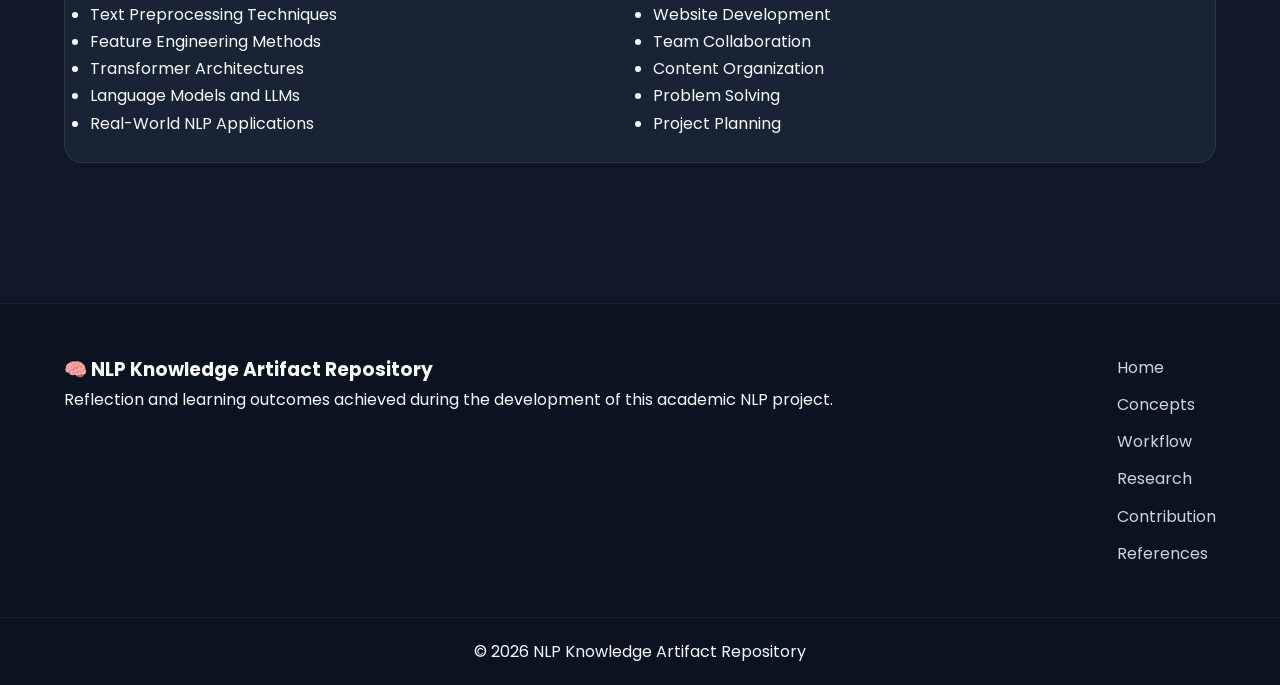
<file: pages/reflection.html>
<!DOCTYPE html>
<html lang="en">
<head>
    <meta charset="UTF-8">
    <meta name="viewport" content="width=device-width, initial-scale=1.0">
    <title>Reflection | NLP Knowledge Artifact Repository</title>

    <link rel="preconnect" href="https://fonts.googleapis.com">
    <link rel="preconnect" href="https://fonts.gstatic.com" crossorigin>

    <link href="https://fonts.googleapis.com/css2?family=Poppins:wght@300;400;500;600;700;800&display=swap" rel="stylesheet">

    <link rel="stylesheet" href="../style.css">
</head>
<body>

<div class="background-glow glow-1"></div>
<div class="background-glow glow-2"></div>

<header class="navbar">
    <div class="container nav-container">

        <a href="../index.html" class="logo">
            🧠 NLP Repository
        </a>

        <nav>
            <ul class="nav-links">
                <li><a href="../index.html">Home</a></li>
                <li><a href="concepts.html">Concepts</a></li>
                <li><a href="comparison.html">Comparison</a></li>
                <li><a href="workflow.html">Workflow</a></li>
                <li><a href="applications.html">Applications</a></li>
                <li><a href="research.html">Research</a></li>
                <li><a href="sustainability.html">Sustainability</a></li>
                <li><a href="contribution.html">Contribution</a></li>
                <li><a href="reflection.html" class="active">Reflection</a></li>
                <li><a href="references.html">References</a></li>
            </ul>
        </nav>

        <button id="menu-toggle" class="menu-toggle">☰</button>

    </div>
</header>

<section class="page-header">
    <div class="container">
        <h1>📖 Project Reflection</h1>
        <p>
            Individual learning outcomes, experiences, and reflections gained
            during the development of the NLP Knowledge Artifact Repository.
        </p>
    </div>
</section>

<section>
<div class="container">

<div class="content-grid">

<div class="glass-card content-card reveal">

<h2>👩‍💻 Member 1 Reflection</h2>

<h3>Vaishnavi Sanjay Kadam</h3>

<p>
During the development of the NLP Knowledge Artifact Repository, I learned
various concepts of Natural Language Processing such as text preprocessing,
sentence segmentation, tokenization, stemming, lemmatization, TF-IDF,
word embeddings, language models, and transformer architectures.
</p>

<p>
Researching these topics helped me understand how machines process human
language and convert raw text into meaningful information. I explored
different NLP applications including chatbots, machine translation,
sentiment analysis, spam detection, and text summarization.
</p>

<p>
This project also improved my research skills, content organization,
technical documentation abilities, and understanding of Artificial
Intelligence technologies. Designing educational content for a website
helped me learn how to present technical information in a structured,
professional, and user-friendly format.
</p>

<p>
Working collaboratively enhanced my communication and teamwork skills.
Overall, this project strengthened my academic knowledge and increased
my interest in advanced NLP and AI technologies.
</p>

<hr>

<p><strong>Name:</strong> Vaishnavi Sanjay Kadam</p>
<p><strong>Roll No:</strong> 36</p>
<p><strong>PRN:</strong> 124BTCM1013</p>
<p><strong>Division:</strong> TYCM2</p>

</div>

<div class="glass-card content-card reveal">

<h2>👨‍💻 Member 2 Reflection</h2>

<h3>Maher Dhami</h3>

<p>
Through this project, I gained valuable knowledge about Natural Language
Processing and its growing importance in modern Artificial Intelligence.
I learned about feature extraction techniques, language representation,
embeddings, transformer models, and recent innovations such as BERT,
GPT, Large Language Models, and Retrieval-Augmented Generation.
</p>

<p>
Creating workflow diagrams and comparison tables helped me understand
the practical implementation of NLP systems and how different techniques
are used to solve language-related problems. I also improved my skills
in website organization, information visualization, and technical
presentation.
</p>

<p>
The project provided hands-on experience in collaborative development,
planning, content management, and quality assurance. It taught me the
importance of combining theoretical understanding with practical
implementation while developing educational resources.
</p>

<p>
Overall, this experience enhanced both my technical knowledge and
teamwork abilities while giving me deeper insight into modern AI-driven
language technologies.
</p>

<hr>

<p><strong>Name:</strong> Maher Dhami</p>
<p><strong>Roll No:</strong> 20</p>
<p><strong>PRN:</strong> 124BTCM1120</p>
<p><strong>Division:</strong> TYCM2</p>

</div>

</div>

</div>
</section>

<section>
<div class="container">

<div class="glass-card content-card reveal">

<h2>🎯 Key Learning Outcomes</h2>

<div class="content-grid">

<div>
<h3>📚 Technical Learning</h3>
<ul>
<li>Natural Language Processing Fundamentals</li>
<li>Text Preprocessing Techniques</li>
<li>Feature Engineering Methods</li>
<li>Transformer Architectures</li>
<li>Language Models and LLMs</li>
<li>Real-World NLP Applications</li>
</ul>
</div>

<div>
<h3>💡 Professional Skills</h3>
<ul>
<li>Research and Documentation</li>
<li>Website Development</li>
<li>Team Collaboration</li>
<li>Content Organization</li>
<li>Problem Solving</li>
<li>Project Planning</li>
</ul>
</div>

</div>

</div>

</div>
</section>

<footer class="footer">

    <div class="footer-content container">

        <div>
            <h3>🧠 NLP Knowledge Artifact Repository</h3>
            <p>
                Reflection and learning outcomes achieved during the
                development of this academic NLP project.
            </p>
        </div>

        <div class="footer-links">
            <a href="../index.html">Home</a>
            <a href="concepts.html">Concepts</a>
            <a href="workflow.html">Workflow</a>
            <a href="research.html">Research</a>
            <a href="contribution.html">Contribution</a>
            <a href="references.html">References</a>
        </div>

    </div>

    <div class="footer-bottom">
        <p>© 2026 NLP Knowledge Artifact Repository</p>
    </div>

</footer>

<button id="backToTop" class="back-to-top">↑</button>

<script src="../script.js"></script>

</body>
</html>
</file>
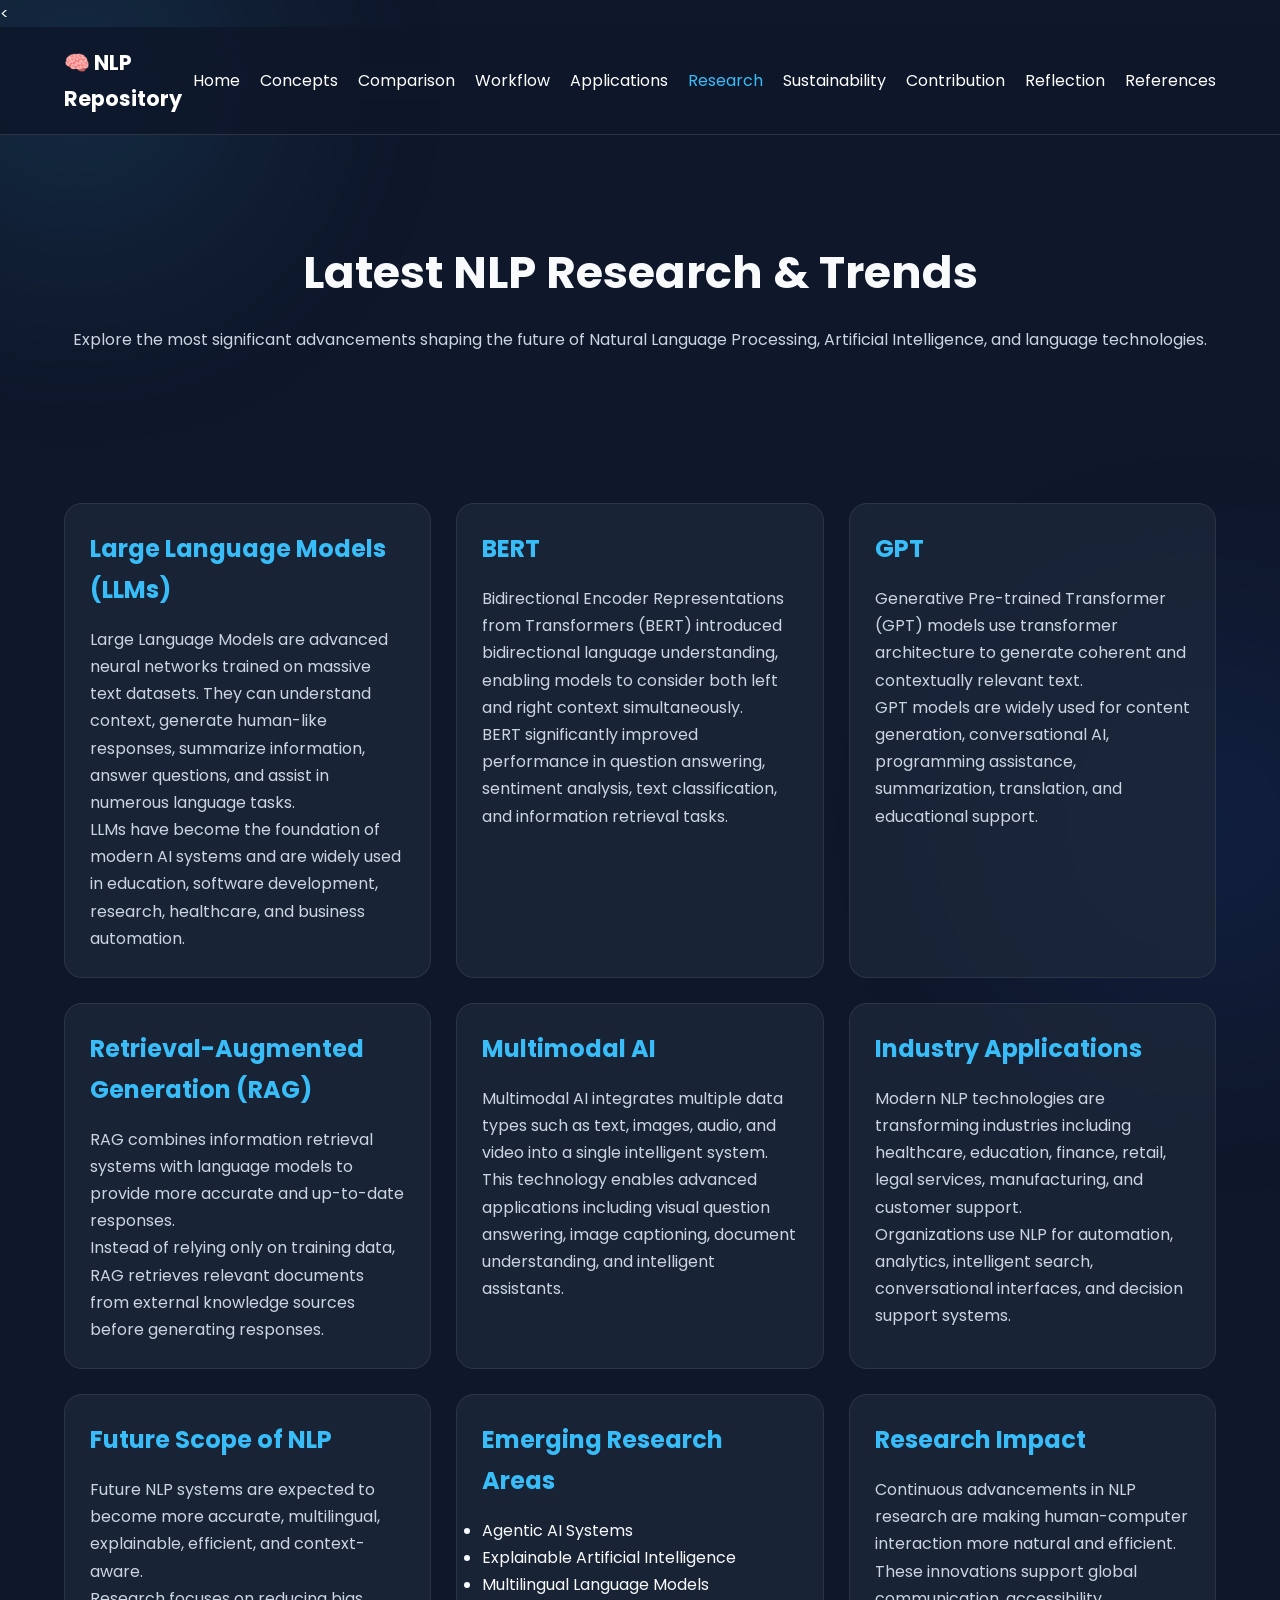
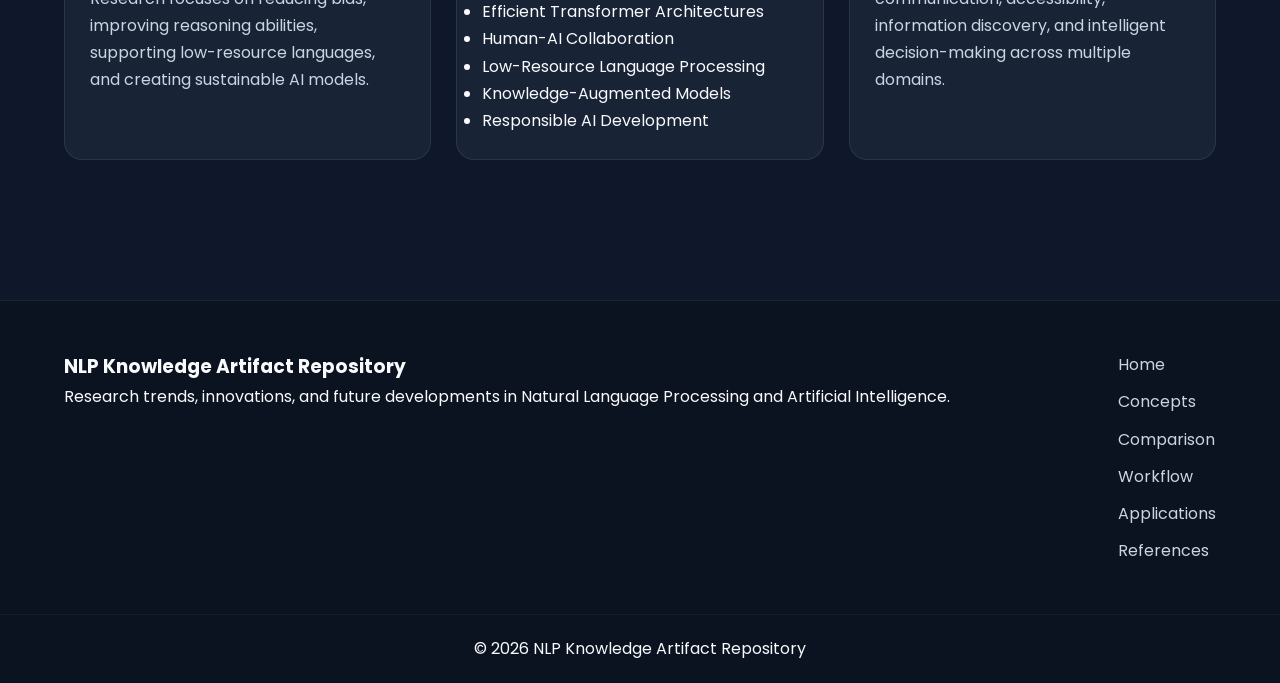
<file: pages/research.html>
<<!DOCTYPE html>
<html lang="en">
<head>
    <meta charset="UTF-8">
    <meta name="viewport" content="width=device-width, initial-scale=1.0">
    <title>Research & Trends | NLP Knowledge Artifact Repository</title>

    <link rel="preconnect" href="https://fonts.googleapis.com">
    <link rel="preconnect" href="https://fonts.gstatic.com" crossorigin>

    <link href="https://fonts.googleapis.com/css2?family=Poppins:wght@300;400;500;600;700;800&display=swap" rel="stylesheet">

    <link rel="stylesheet" href="../style.css">
</head>
<body>

<div class="background-glow glow-1"></div>
<div class="background-glow glow-2"></div>

<header class="navbar">
    <div class="container nav-container">

        <a href="../index.html" class="logo">
            🧠 NLP Repository
        </a>

        <nav>
            <ul class="nav-links">
                <li><a href="../index.html">Home</a></li>
                <li><a href="concepts.html">Concepts</a></li>
                <li><a href="comparison.html">Comparison</a></li>
                <li><a href="workflow.html">Workflow</a></li>
                <li><a href="applications.html">Applications</a></li>
                <li><a href="research.html" class="active">Research</a></li>
                <li><a href="sustainability.html">Sustainability</a></li>
                <li><a href="contribution.html">Contribution</a></li>
                <li><a href="reflection.html">Reflection</a></li>
                <li><a href="references.html">References</a></li>
            </ul>
        </nav>

        <button id="menu-toggle" class="menu-toggle">☰</button>

    </div>
</header>

<section class="page-header">
    <div class="container">
        <h1>Latest NLP Research & Trends</h1>
        <p>
            Explore the most significant advancements shaping the future of
            Natural Language Processing, Artificial Intelligence, and language technologies.
        </p>
    </div>
</section>

<section>
<div class="container">

<div class="content-grid">

<div class="glass-card content-card reveal">
    <h2>Large Language Models (LLMs)</h2>

    <p>
        Large Language Models are advanced neural networks trained on massive text
        datasets. They can understand context, generate human-like responses,
        summarize information, answer questions, and assist in numerous language tasks.
    </p>

    <p>
        LLMs have become the foundation of modern AI systems and are widely used in
        education, software development, research, healthcare, and business automation.
    </p>
</div>

<div class="glass-card content-card reveal">
    <h2>BERT</h2>

    <p>
        Bidirectional Encoder Representations from Transformers (BERT) introduced
        bidirectional language understanding, enabling models to consider both left
        and right context simultaneously.
    </p>

    <p>
        BERT significantly improved performance in question answering, sentiment
        analysis, text classification, and information retrieval tasks.
    </p>
</div>

<div class="glass-card content-card reveal">
    <h2>GPT</h2>

    <p>
        Generative Pre-trained Transformer (GPT) models use transformer architecture
        to generate coherent and contextually relevant text.
    </p>

    <p>
        GPT models are widely used for content generation, conversational AI,
        programming assistance, summarization, translation, and educational support.
    </p>
</div>

<div class="glass-card content-card reveal">
    <h2>Retrieval-Augmented Generation (RAG)</h2>

    <p>
        RAG combines information retrieval systems with language models to provide
        more accurate and up-to-date responses.
    </p>

    <p>
        Instead of relying only on training data, RAG retrieves relevant documents
        from external knowledge sources before generating responses.
    </p>
</div>

<div class="glass-card content-card reveal">
    <h2>Multimodal AI</h2>

    <p>
        Multimodal AI integrates multiple data types such as text, images, audio,
        and video into a single intelligent system.
    </p>

    <p>
        This technology enables advanced applications including visual question
        answering, image captioning, document understanding, and intelligent assistants.
    </p>
</div>

<div class="glass-card content-card reveal">
    <h2>Industry Applications</h2>

    <p>
        Modern NLP technologies are transforming industries including healthcare,
        education, finance, retail, legal services, manufacturing, and customer support.
    </p>

    <p>
        Organizations use NLP for automation, analytics, intelligent search,
        conversational interfaces, and decision support systems.
    </p>
</div>

<div class="glass-card content-card reveal">
    <h2>Future Scope of NLP</h2>

    <p>
        Future NLP systems are expected to become more accurate, multilingual,
        explainable, efficient, and context-aware.
    </p>

    <p>
        Research focuses on reducing bias, improving reasoning abilities,
        supporting low-resource languages, and creating sustainable AI models.
    </p>
</div>

<div class="glass-card content-card reveal">
    <h2>Emerging Research Areas</h2>

    <ul>
        <li>Agentic AI Systems</li>
        <li>Explainable Artificial Intelligence</li>
        <li>Multilingual Language Models</li>
        <li>Efficient Transformer Architectures</li>
        <li>Human-AI Collaboration</li>
        <li>Low-Resource Language Processing</li>
        <li>Knowledge-Augmented Models</li>
        <li>Responsible AI Development</li>
    </ul>
</div>

<div class="glass-card content-card reveal">
    <h2>Research Impact</h2>

    <p>
        Continuous advancements in NLP research are making human-computer
        interaction more natural and efficient.
    </p>

    <p>
        These innovations support global communication, accessibility,
        information discovery, and intelligent decision-making across multiple domains.
    </p>
</div>

</div>

</div>
</section>

<footer class="footer">

    <div class="footer-content container">

        <div>
            <h3>NLP Knowledge Artifact Repository</h3>
            <p>
                Research trends, innovations, and future developments in
                Natural Language Processing and Artificial Intelligence.
            </p>
        </div>

        <div class="footer-links">
            <a href="../index.html">Home</a>
            <a href="concepts.html">Concepts</a>
            <a href="comparison.html">Comparison</a>
            <a href="workflow.html">Workflow</a>
            <a href="applications.html">Applications</a>
            <a href="references.html">References</a>
        </div>

    </div>

    <div class="footer-bottom">
        <p>© 2026 NLP Knowledge Artifact Repository</p>
    </div>

</footer>

<button id="backToTop" class="back-to-top">↑</button>

<script src="../script.js"></script>

</body>
</html>
</file>
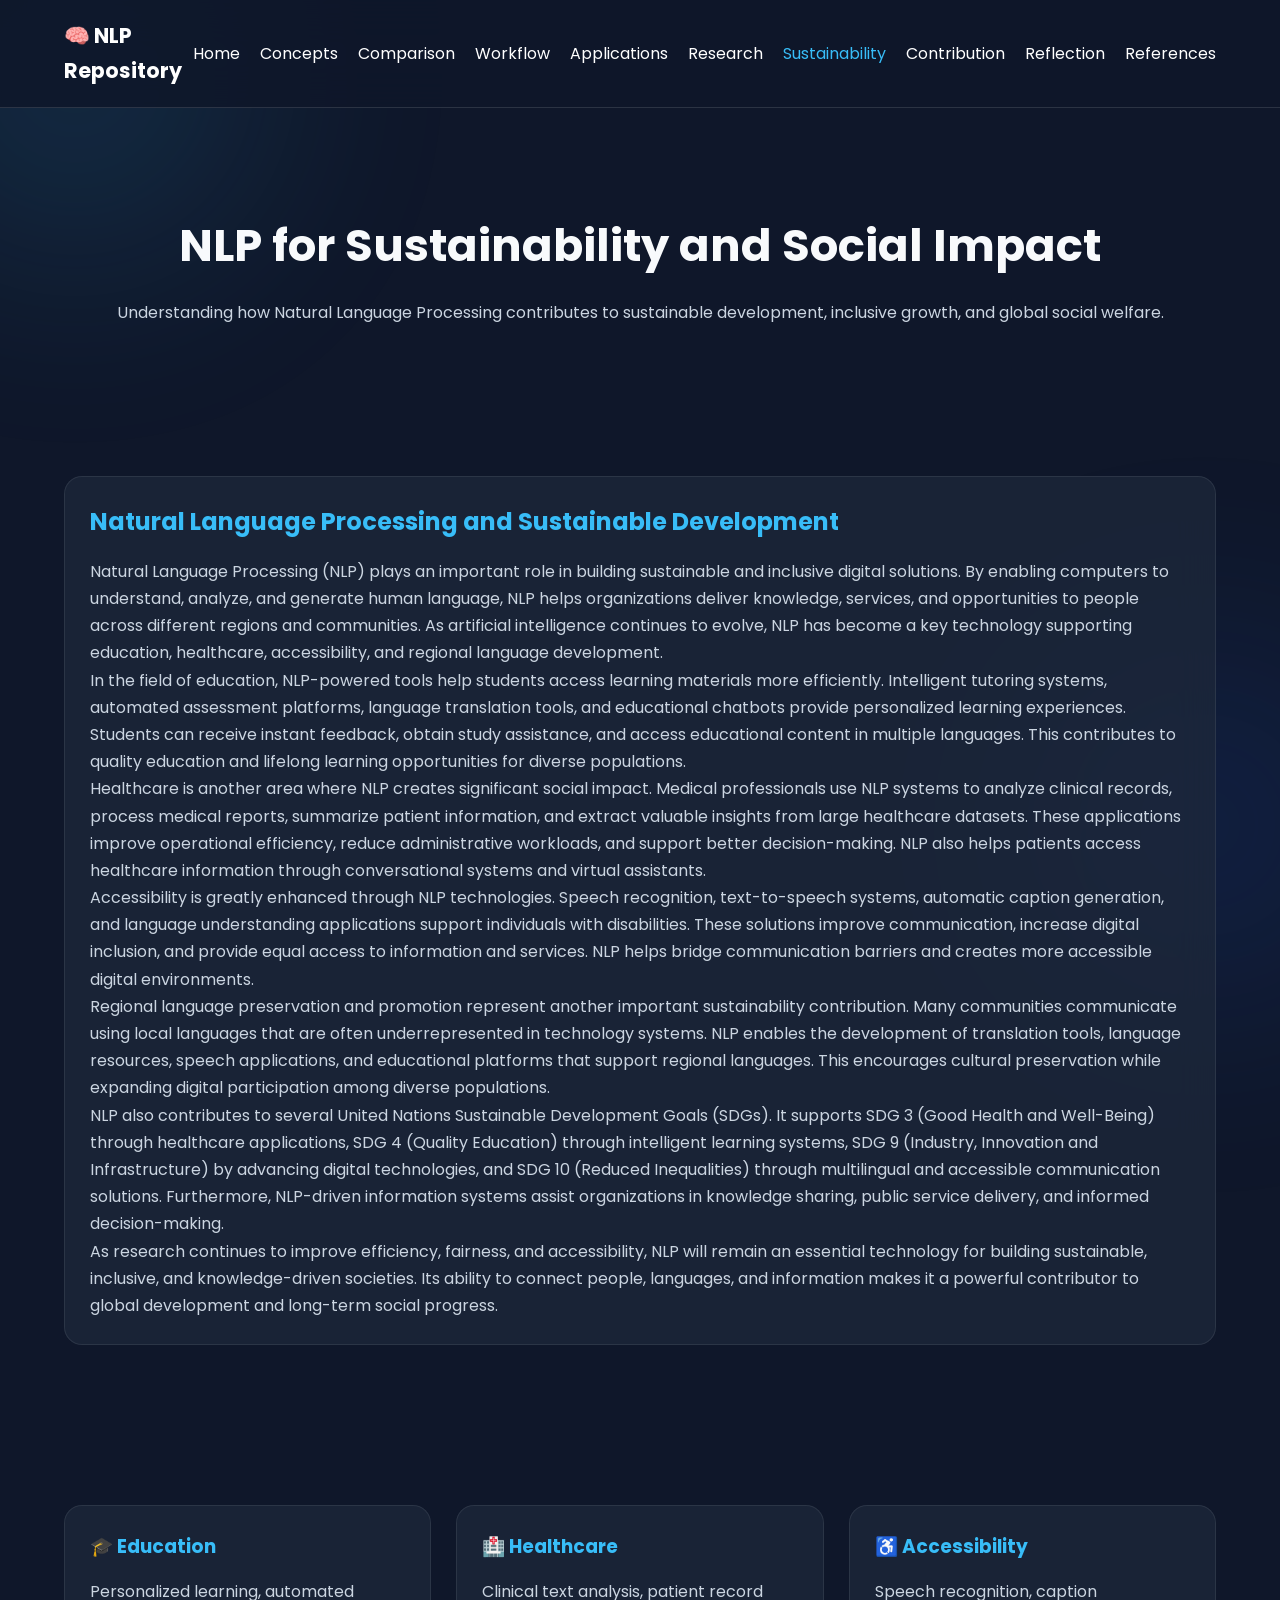
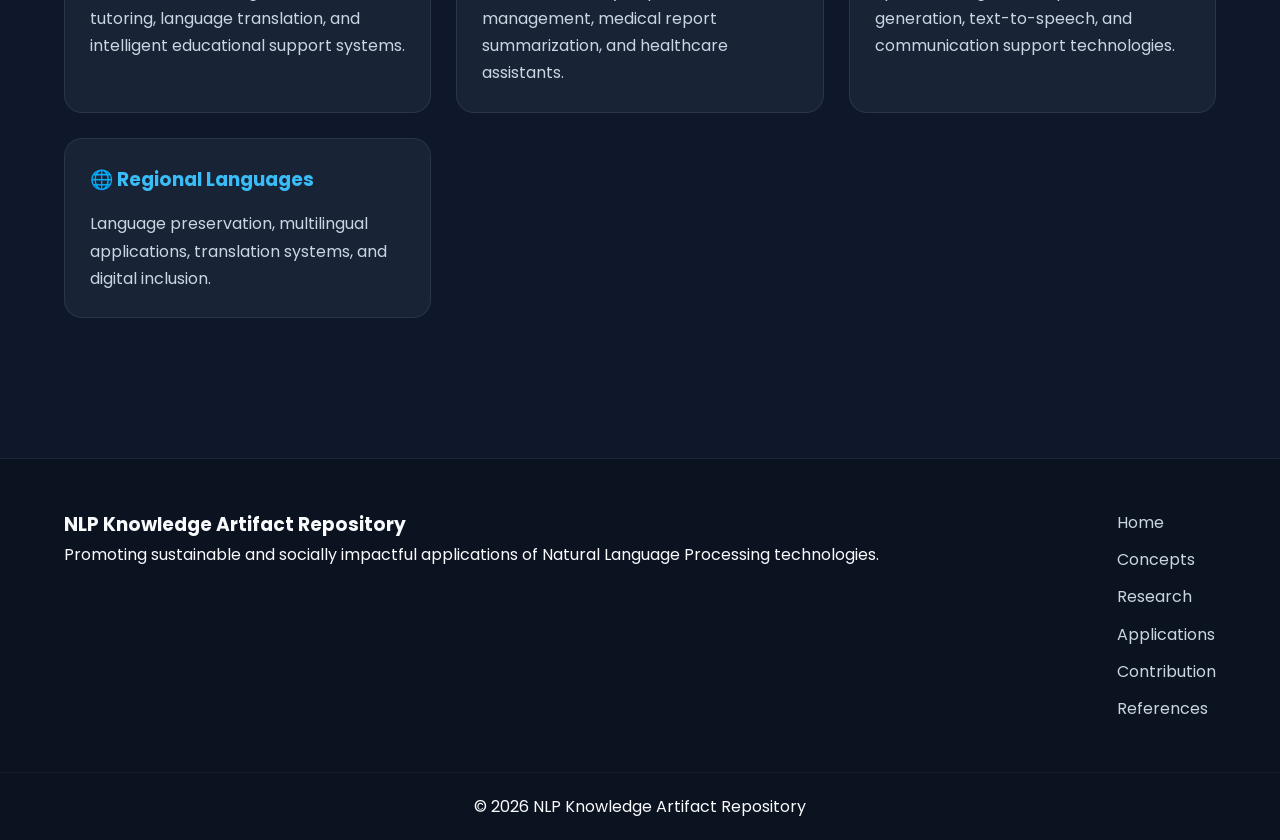
<file: pages/sustainability.html>
<!DOCTYPE html>
<html lang="en">
<head>
    <meta charset="UTF-8">
    <meta name="viewport" content="width=device-width, initial-scale=1.0">
    <title>Sustainability | NLP Knowledge Artifact Repository</title>

    <link rel="preconnect" href="https://fonts.googleapis.com">
    <link rel="preconnect" href="https://fonts.gstatic.com" crossorigin>

    <link href="https://fonts.googleapis.com/css2?family=Poppins:wght@300;400;500;600;700;800&display=swap" rel="stylesheet">

    <link rel="stylesheet" href="../style.css">
</head>
<body>

<div class="background-glow glow-1"></div>
<div class="background-glow glow-2"></div>

<header class="navbar">
    <div class="container nav-container">

        <a href="../index.html" class="logo">
            🧠 NLP Repository
        </a>

        <nav>
            <ul class="nav-links">
                <li><a href="../index.html">Home</a></li>
                <li><a href="concepts.html">Concepts</a></li>
                <li><a href="comparison.html">Comparison</a></li>
                <li><a href="workflow.html">Workflow</a></li>
                <li><a href="applications.html">Applications</a></li>
                <li><a href="research.html">Research</a></li>
                <li><a href="sustainability.html" class="active">Sustainability</a></li>
                <li><a href="contribution.html">Contribution</a></li>
                <li><a href="reflection.html">Reflection</a></li>
                <li><a href="references.html">References</a></li>
            </ul>
        </nav>

        <button id="menu-toggle" class="menu-toggle">☰</button>

    </div>
</header>

<section class="page-header">
    <div class="container">
        <h1>NLP for Sustainability and Social Impact</h1>
        <p>
            Understanding how Natural Language Processing contributes to sustainable
            development, inclusive growth, and global social welfare.
        </p>
    </div>
</section>

<section>
<div class="container">

<div class="glass-card content-card reveal">

<h2>Natural Language Processing and Sustainable Development</h2>

<p>
Natural Language Processing (NLP) plays an important role in building sustainable and inclusive digital solutions. By enabling computers to understand, analyze, and generate human language, NLP helps organizations deliver knowledge, services, and opportunities to people across different regions and communities. As artificial intelligence continues to evolve, NLP has become a key technology supporting education, healthcare, accessibility, and regional language development.
</p>

<p>
In the field of education, NLP-powered tools help students access learning materials more efficiently. Intelligent tutoring systems, automated assessment platforms, language translation tools, and educational chatbots provide personalized learning experiences. Students can receive instant feedback, obtain study assistance, and access educational content in multiple languages. This contributes to quality education and lifelong learning opportunities for diverse populations.
</p>

<p>
Healthcare is another area where NLP creates significant social impact. Medical professionals use NLP systems to analyze clinical records, process medical reports, summarize patient information, and extract valuable insights from large healthcare datasets. These applications improve operational efficiency, reduce administrative workloads, and support better decision-making. NLP also helps patients access healthcare information through conversational systems and virtual assistants.
</p>

<p>
Accessibility is greatly enhanced through NLP technologies. Speech recognition, text-to-speech systems, automatic caption generation, and language understanding applications support individuals with disabilities. These solutions improve communication, increase digital inclusion, and provide equal access to information and services. NLP helps bridge communication barriers and creates more accessible digital environments.
</p>

<p>
Regional language preservation and promotion represent another important sustainability contribution. Many communities communicate using local languages that are often underrepresented in technology systems. NLP enables the development of translation tools, language resources, speech applications, and educational platforms that support regional languages. This encourages cultural preservation while expanding digital participation among diverse populations.
</p>

<p>
NLP also contributes to several United Nations Sustainable Development Goals (SDGs). It supports SDG 3 (Good Health and Well-Being) through healthcare applications, SDG 4 (Quality Education) through intelligent learning systems, SDG 9 (Industry, Innovation and Infrastructure) by advancing digital technologies, and SDG 10 (Reduced Inequalities) through multilingual and accessible communication solutions. Furthermore, NLP-driven information systems assist organizations in knowledge sharing, public service delivery, and informed decision-making.
</p>

<p>
As research continues to improve efficiency, fairness, and accessibility, NLP will remain an essential technology for building sustainable, inclusive, and knowledge-driven societies. Its ability to connect people, languages, and information makes it a powerful contributor to global development and long-term social progress.
</p>

</div>

</div>
</section>

<section>
<div class="container">

<div class="content-grid">

<div class="glass-card content-card reveal">
    <h3>🎓 Education</h3>
    <p>
        Personalized learning, automated tutoring, language translation,
        and intelligent educational support systems.
    </p>
</div>

<div class="glass-card content-card reveal">
    <h3>🏥 Healthcare</h3>
    <p>
        Clinical text analysis, patient record management,
        medical report summarization, and healthcare assistants.
    </p>
</div>

<div class="glass-card content-card reveal">
    <h3>♿ Accessibility</h3>
    <p>
        Speech recognition, caption generation, text-to-speech,
        and communication support technologies.
    </p>
</div>

<div class="glass-card content-card reveal">
    <h3>🌐 Regional Languages</h3>
    <p>
        Language preservation, multilingual applications,
        translation systems, and digital inclusion.
    </p>
</div>

</div>

</div>
</section>

<footer class="footer">

    <div class="footer-content container">

        <div>
            <h3>NLP Knowledge Artifact Repository</h3>
            <p>
                Promoting sustainable and socially impactful applications
                of Natural Language Processing technologies.
            </p>
        </div>

        <div class="footer-links">
            <a href="../index.html">Home</a>
            <a href="concepts.html">Concepts</a>
            <a href="research.html">Research</a>
            <a href="applications.html">Applications</a>
            <a href="contribution.html">Contribution</a>
            <a href="references.html">References</a>
        </div>

    </div>

    <div class="footer-bottom">
        <p>© 2026 NLP Knowledge Artifact Repository</p>
    </div>

</footer>

<button id="backToTop" class="back-to-top">↑</button>

<script src="../script.js"></script>

</body>
</html>
</file>
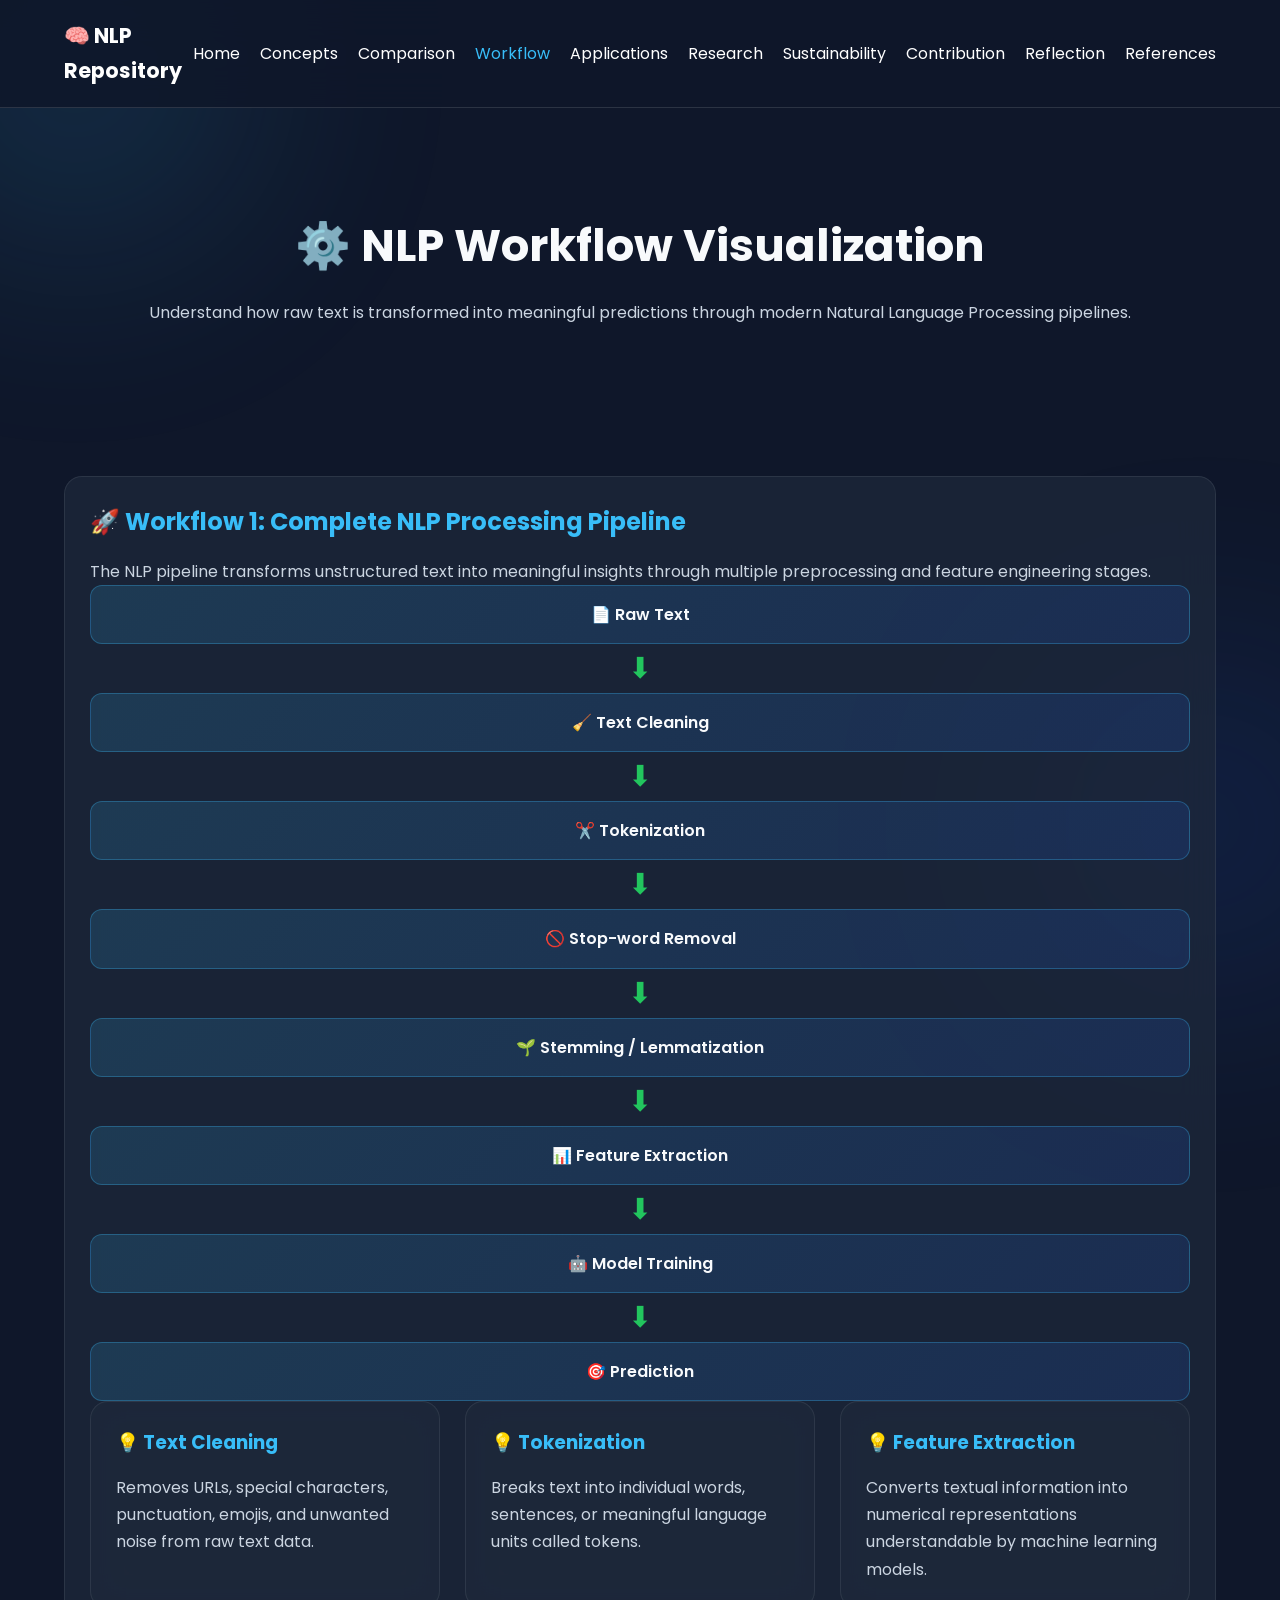
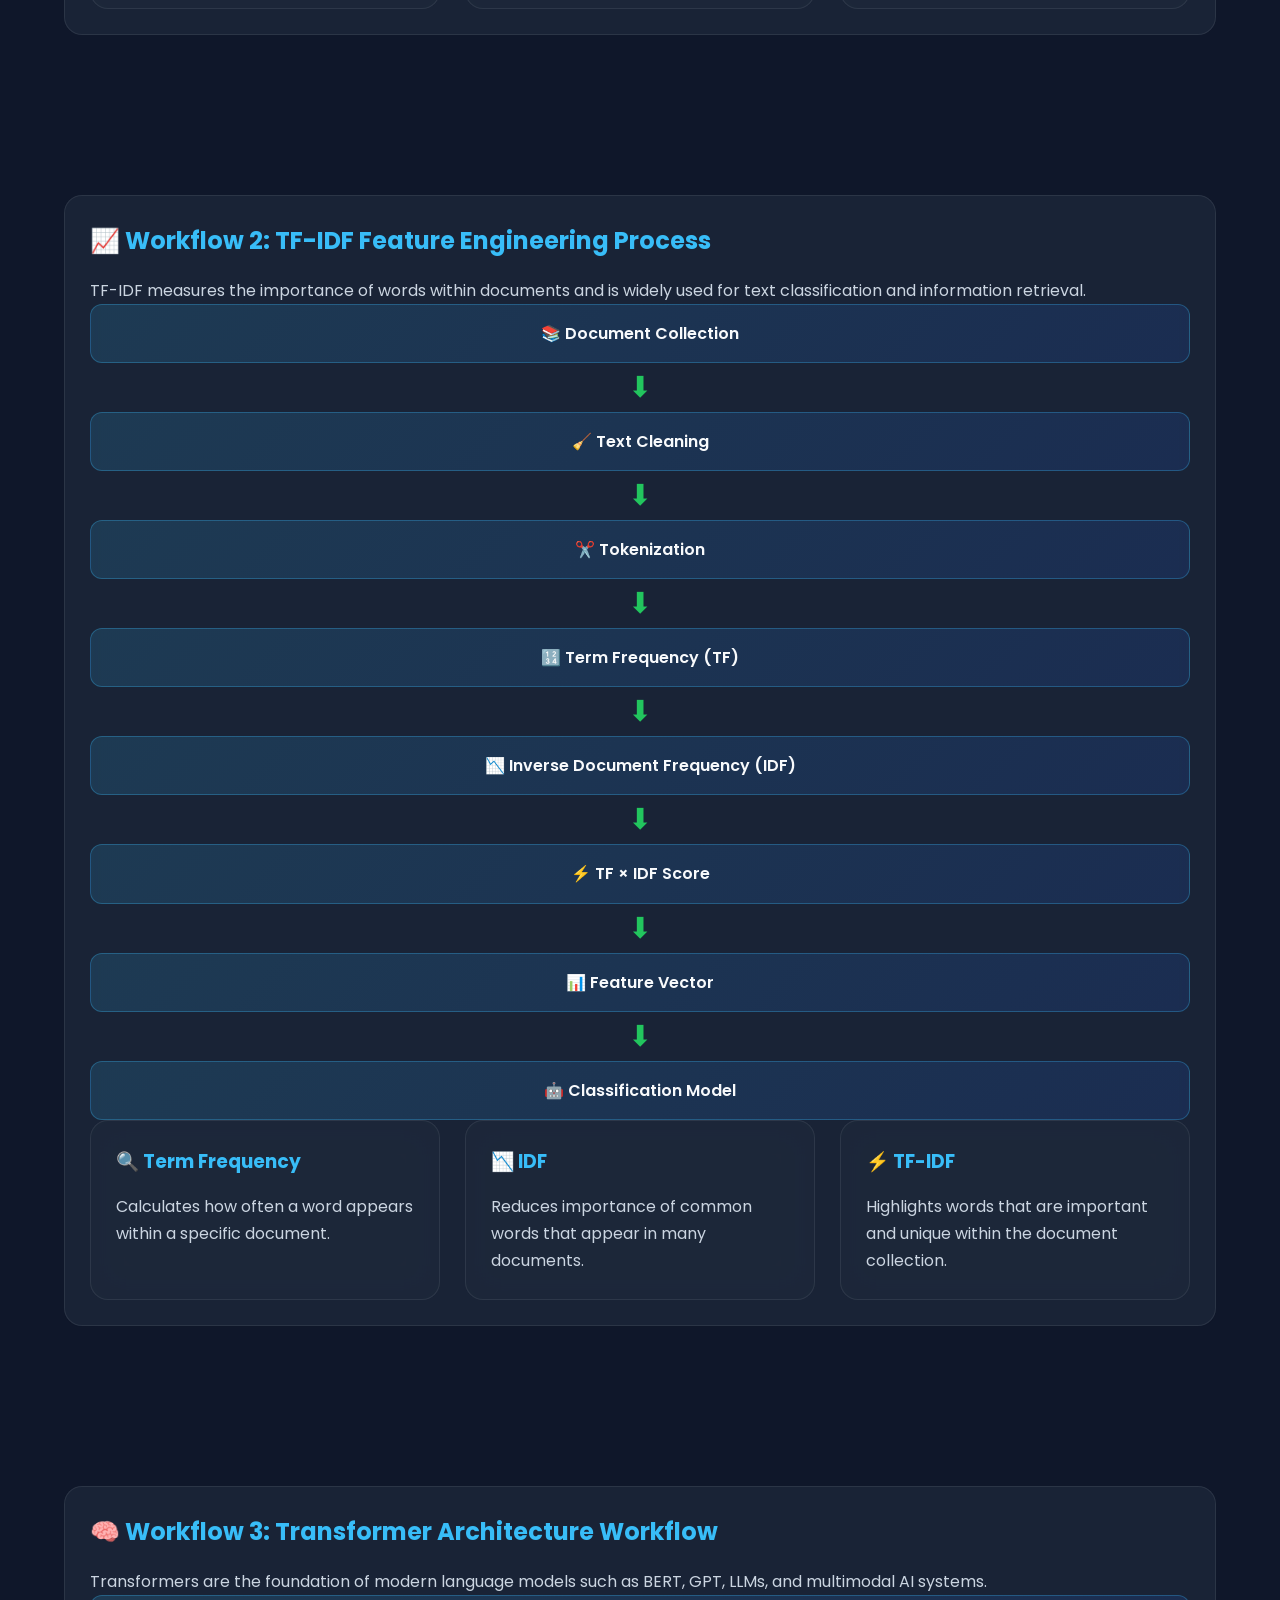
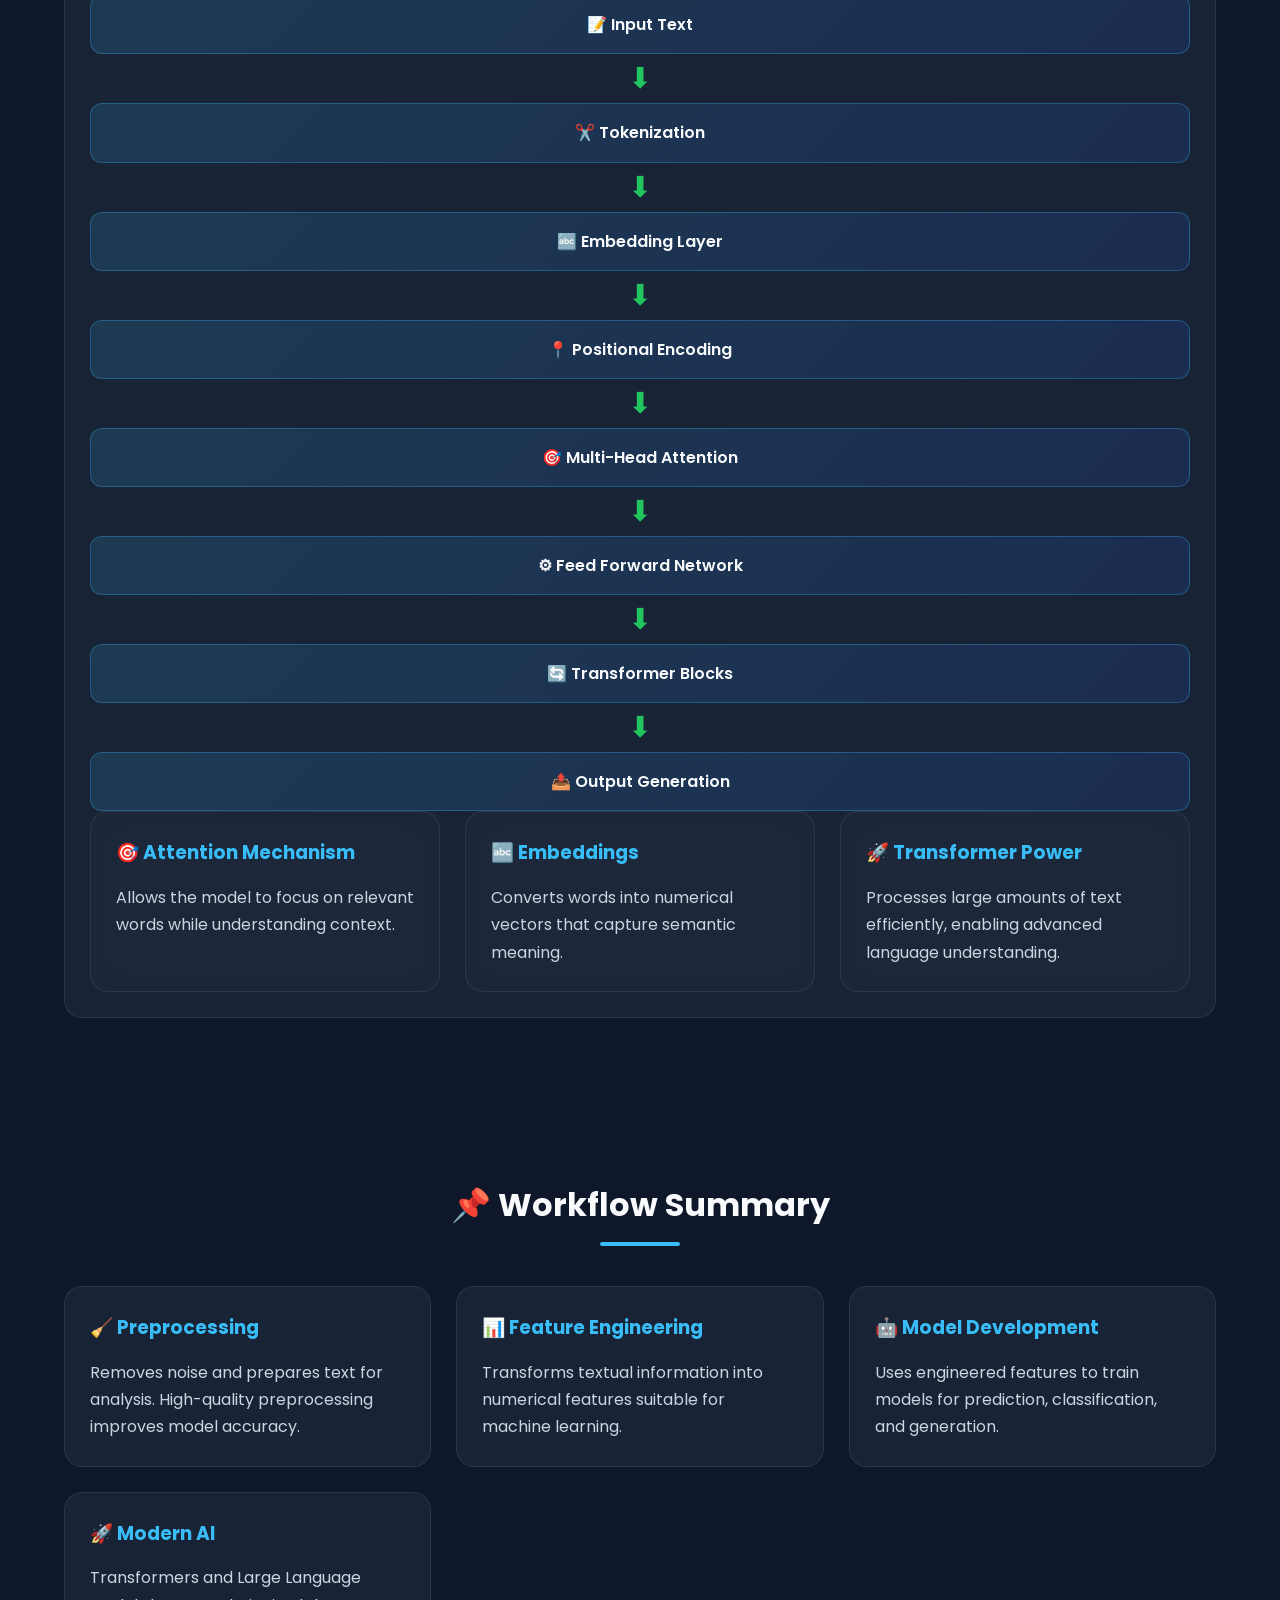
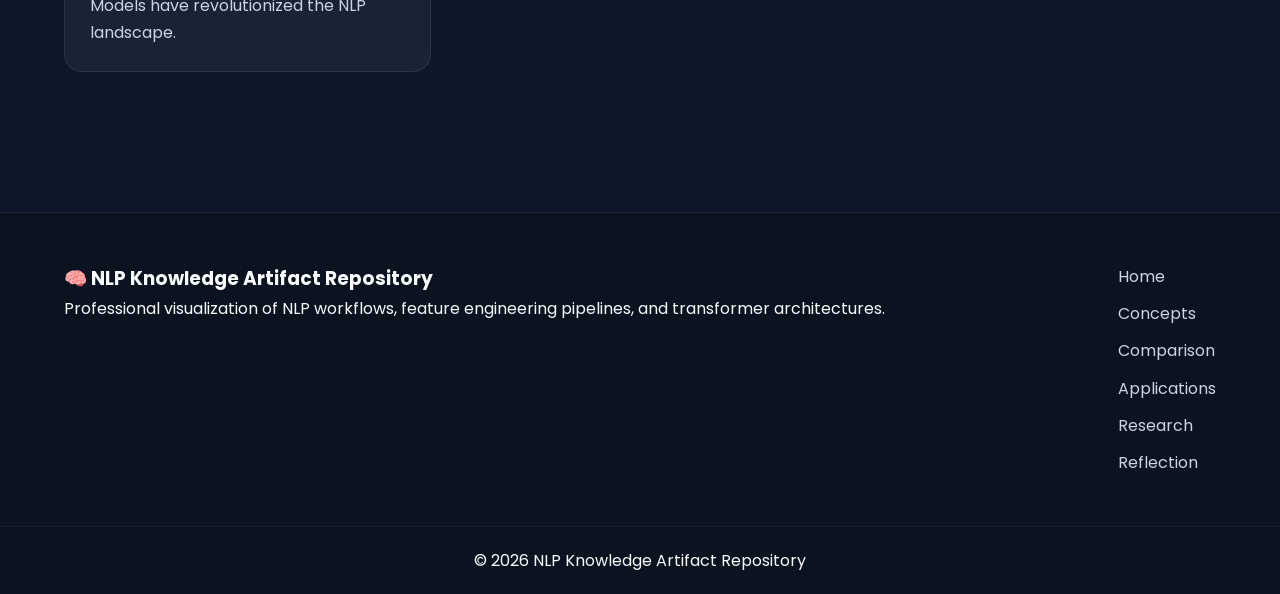
<file: pages/workflow.html>
<!DOCTYPE html>
<html lang="en">
<head>
    <meta charset="UTF-8">
    <meta name="viewport" content="width=device-width, initial-scale=1.0">
    <title>Workflow | NLP Knowledge Artifact Repository</title>

    <link rel="preconnect" href="https://fonts.googleapis.com">
    <link rel="preconnect" href="https://fonts.gstatic.com" crossorigin>

    <link href="https://fonts.googleapis.com/css2?family=Poppins:wght@300;400;500;600;700;800&display=swap" rel="stylesheet">

    <link rel="stylesheet" href="../style.css">
</head>
<body>

<div class="background-glow glow-1"></div>
<div class="background-glow glow-2"></div>

<header class="navbar">
    <div class="container nav-container">

        <a href="../index.html" class="logo">
            🧠 NLP Repository
        </a>

        <nav>
            <ul class="nav-links">
                <li><a href="../index.html">Home</a></li>
                <li><a href="concepts.html">Concepts</a></li>
                <li><a href="comparison.html">Comparison</a></li>
                <li><a href="workflow.html" class="active">Workflow</a></li>
                <li><a href="applications.html">Applications</a></li>
                <li><a href="research.html">Research</a></li>
                <li><a href="sustainability.html">Sustainability</a></li>
                <li><a href="contribution.html">Contribution</a></li>
                <li><a href="reflection.html">Reflection</a></li>
                <li><a href="references.html">References</a></li>
            </ul>
        </nav>

        <button id="menu-toggle" class="menu-toggle">☰</button>

    </div>
</header>

<section class="page-header">
    <div class="container">
        <h1>⚙️ NLP Workflow Visualization</h1>
        <p>
            Understand how raw text is transformed into meaningful predictions
            through modern Natural Language Processing pipelines.
        </p>
    </div>
</section>

<section>
<div class="container">

<div class="glass-card content-card reveal">

<h2>🚀 Workflow 1: Complete NLP Processing Pipeline</h2>

<p>
The NLP pipeline transforms unstructured text into meaningful insights through
multiple preprocessing and feature engineering stages.
</p>

<div class="workflow">

<div class="workflow-box">📄 Raw Text</div>
<div class="workflow-arrow">⬇</div>

<div class="workflow-box">🧹 Text Cleaning</div>
<div class="workflow-arrow">⬇</div>

<div class="workflow-box">✂️ Tokenization</div>
<div class="workflow-arrow">⬇</div>

<div class="workflow-box">🚫 Stop-word Removal</div>
<div class="workflow-arrow">⬇</div>

<div class="workflow-box">🌱 Stemming / Lemmatization</div>
<div class="workflow-arrow">⬇</div>

<div class="workflow-box">📊 Feature Extraction</div>
<div class="workflow-arrow">⬇</div>

<div class="workflow-box">🤖 Model Training</div>
<div class="workflow-arrow">⬇</div>

<div class="workflow-box">🎯 Prediction</div>

</div>

<div class="content-grid">

<div class="glass-card workflow-note">
<h3>💡 Text Cleaning</h3>
<p>
Removes URLs, special characters, punctuation, emojis,
and unwanted noise from raw text data.
</p>
</div>

<div class="glass-card workflow-note">
<h3>💡 Tokenization</h3>
<p>
Breaks text into individual words, sentences,
or meaningful language units called tokens.
</p>
</div>

<div class="glass-card workflow-note">
<h3>💡 Feature Extraction</h3>
<p>
Converts textual information into numerical
representations understandable by machine learning models.
</p>
</div>

</div>

</div>

</div>
</section>

<section>
<div class="container">

<div class="glass-card content-card reveal">

<h2>📈 Workflow 2: TF-IDF Feature Engineering Process</h2>

<p>
TF-IDF measures the importance of words within documents
and is widely used for text classification and information retrieval.
</p>

<div class="workflow">

<div class="workflow-box">📚 Document Collection</div>
<div class="workflow-arrow">⬇</div>

<div class="workflow-box">🧹 Text Cleaning</div>
<div class="workflow-arrow">⬇</div>

<div class="workflow-box">✂️ Tokenization</div>
<div class="workflow-arrow">⬇</div>

<div class="workflow-box">🔢 Term Frequency (TF)</div>
<div class="workflow-arrow">⬇</div>

<div class="workflow-box">📉 Inverse Document Frequency (IDF)</div>
<div class="workflow-arrow">⬇</div>

<div class="workflow-box">⚡ TF × IDF Score</div>
<div class="workflow-arrow">⬇</div>

<div class="workflow-box">📊 Feature Vector</div>
<div class="workflow-arrow">⬇</div>

<div class="workflow-box">🤖 Classification Model</div>

</div>

<div class="content-grid">

<div class="glass-card workflow-note">
<h3>🔍 Term Frequency</h3>
<p>
Calculates how often a word appears
within a specific document.
</p>
</div>

<div class="glass-card workflow-note">
<h3>📉 IDF</h3>
<p>
Reduces importance of common words
that appear in many documents.
</p>
</div>

<div class="glass-card workflow-note">
<h3>⚡ TF-IDF</h3>
<p>
Highlights words that are important
and unique within the document collection.
</p>
</div>

</div>

</div>

</div>
</section>

<section>
<div class="container">

<div class="glass-card content-card reveal">

<h2>🧠 Workflow 3: Transformer Architecture Workflow</h2>

<p>
Transformers are the foundation of modern language models such as
BERT, GPT, LLMs, and multimodal AI systems.
</p>

<div class="workflow">

<div class="workflow-box">📝 Input Text</div>
<div class="workflow-arrow">⬇</div>

<div class="workflow-box">✂️ Tokenization</div>
<div class="workflow-arrow">⬇</div>

<div class="workflow-box">🔤 Embedding Layer</div>
<div class="workflow-arrow">⬇</div>

<div class="workflow-box">📍 Positional Encoding</div>
<div class="workflow-arrow">⬇</div>

<div class="workflow-box">🎯 Multi-Head Attention</div>
<div class="workflow-arrow">⬇</div>

<div class="workflow-box">⚙ Feed Forward Network</div>
<div class="workflow-arrow">⬇</div>

<div class="workflow-box">🔄 Transformer Blocks</div>
<div class="workflow-arrow">⬇</div>

<div class="workflow-box">📤 Output Generation</div>

</div>

<div class="content-grid">

<div class="glass-card workflow-note">
<h3>🎯 Attention Mechanism</h3>
<p>
Allows the model to focus on relevant
words while understanding context.
</p>
</div>

<div class="glass-card workflow-note">
<h3>🔤 Embeddings</h3>
<p>
Converts words into numerical vectors
that capture semantic meaning.
</p>
</div>

<div class="glass-card workflow-note">
<h3>🚀 Transformer Power</h3>
<p>
Processes large amounts of text efficiently,
enabling advanced language understanding.
</p>
</div>

</div>

</div>

</div>
</section>

<section>
<div class="container">

<h2 class="section-title">📌 Workflow Summary</h2>

<div class="content-grid">

<div class="glass-card content-card reveal">
<h3>🧹 Preprocessing</h3>
<p>
Removes noise and prepares text for analysis.
High-quality preprocessing improves model accuracy.
</p>
</div>

<div class="glass-card content-card reveal">
<h3>📊 Feature Engineering</h3>
<p>
Transforms textual information into numerical
features suitable for machine learning.
</p>
</div>

<div class="glass-card content-card reveal">
<h3>🤖 Model Development</h3>
<p>
Uses engineered features to train models
for prediction, classification, and generation.
</p>
</div>

<div class="glass-card content-card reveal">
<h3>🚀 Modern AI</h3>
<p>
Transformers and Large Language Models have
revolutionized the NLP landscape.
</p>
</div>

</div>

</div>
</section>

<footer class="footer">

<div class="footer-content container">

<div>
<h3>🧠 NLP Knowledge Artifact Repository</h3>
<p>
Professional visualization of NLP workflows,
feature engineering pipelines, and transformer architectures.
</p>
</div>

<div class="footer-links">
<a href="../index.html">Home</a>
<a href="concepts.html">Concepts</a>
<a href="comparison.html">Comparison</a>
<a href="applications.html">Applications</a>
<a href="research.html">Research</a>
<a href="reflection.html">Reflection</a>
</div>

</div>

<div class="footer-bottom">
<p>© 2026 NLP Knowledge Artifact Repository</p>
</div>

</footer>

<button id="backToTop" class="back-to-top">↑</button>

<script src="../script.js"></script>

</body>
</html>
</file>
<file: style.css>
/* ===================================
   NLP Knowledge Artifact Repository
   Simplified Professional Style Sheet
=================================== */

*{
    margin:0;
    padding:0;
    box-sizing:border-box;
    scroll-behavior:smooth;
}

:root{
    --bg:#0F172A;
    --card:#1E293B;
    --primary:#38BDF8;
    --secondary:#2563EB;
    --accent:#22C55E;
    --text:#F8FAFC;
    --muted:#CBD5E1;
    --border:rgba(255,255,255,0.12);
}

body{
    font-family:'Poppins',sans-serif;
    background:var(--bg);
    color:var(--text);
    line-height:1.7;
    overflow-x:hidden;
}

/* Background Glow */

.background-glow{
    position:fixed;
    border-radius:50%;
    filter:blur(120px);
    opacity:.15;
    z-index:-1;
}

.glow-1{
    width:350px;
    height:350px;
    background:var(--primary);
    top:-100px;
    left:-100px;
}

.glow-2{
    width:350px;
    height:350px;
    background:var(--secondary);
    right:-100px;
    bottom:-100px;
}

/* Container */

.container{
    width:90%;
    max-width:1200px;
    margin:auto;
}

/* Navbar */

.navbar{
    position:sticky;
    top:0;
    z-index:1000;
    backdrop-filter:blur(20px);
    background:rgba(15,23,42,.85);
    border-bottom:1px solid var(--border);
}
.hero-image{
    width:100%;
    max-width:300px;
    height:auto;
    border-radius:15px;
    display:block;
    margin-top:20px;
}
.nav-container{
    display:flex;
    justify-content:space-between;
    align-items:center;
    padding:18px 0;
}

.logo{
    text-decoration:none;
    color:white;
    font-size:1.3rem;
    font-weight:700;
}

.nav-links{
    display:flex;
    list-style:none;
    gap:20px;
}

.nav-links a{
    color:white;
    text-decoration:none;
    transition:.3s;
}

.nav-links a:hover,
.nav-links a.active{
    color:var(--primary);
}

.menu-toggle{
    display:none;
    background:none;
    border:none;
    color:white;
    font-size:1.6rem;
    cursor:pointer;
}

/* Hero */

.hero{
    min-height:85vh;
    display:flex;
    align-items:center;
    text-align:center;
}

.hero h1{
    font-size:3rem;
    margin-bottom:20px;
    background:linear-gradient(
    90deg,
    #38BDF8,
    #22C55E,
    #60A5FA);
    -webkit-background-clip:text;
    -webkit-text-fill-color:transparent;
}

.hero p{
    color:var(--muted);
    font-size:1.1rem;
    margin-bottom:30px;
}
.hero-buttons{
    display:flex;
    gap:15px;
    flex-wrap:wrap;
    margin-top:25px;
}
.hero-grid{
    display:grid;
    grid-template-columns:1fr 1fr;
    align-items:center;
    gap:60px;
}
.hero-content{
    flex:1;
    min-width:300px;
}

.hero-visual{
    display:flex;
    justify-content:center;
    align-items:center;
}


.hero-btn{
    display:inline-block;
    padding:14px 28px;
    background:linear-gradient(
    90deg,
    var(--primary),
    var(--secondary));
    border-radius:10px;
    color:white;
    text-decoration:none;
    font-weight:600;
}
.hero-image{
    width:100%;
    max-width:650px;
    height:auto;
    border-radius:15px;
    display:block;
    margin:auto;
}

.ai-card{
    width:100%;
    max-width:700px;
    padding:20px;
}
/* Sections */

section{
    padding:80px 0;
}

.section-title{
    text-align:center;
    margin-bottom:40px;
    font-size:2rem;
}

.section-title::after{
    content:"";
    display:block;
    width:80px;
    height:4px;
    margin:10px auto;
    background:var(--primary);
    border-radius:10px;
}

/* Glass Cards */

.glass-card{
    background:rgba(30,41,59,.75);
    backdrop-filter:blur(18px);
    border:1px solid rgba(255,255,255,.08);
    border-radius:18px;
    padding:25px;
    transition:.4s;
}

.glass-card:hover{
    transform:translateY(-8px);
    box-shadow:0 15px 35px rgba(56,189,248,.2);
}

.content-card h2,
.content-card h3{
    color:var(--primary);
    margin-bottom:15px;
}

.content-card p{
    color:var(--muted);
}

/* Grid */

.content-grid{
    display:grid;
    grid-template-columns:repeat(auto-fit,minmax(280px,1fr));
    gap:25px;
}

/* Stats */

.stats-grid{
    display:grid;
    grid-template-columns:repeat(auto-fit,minmax(220px,1fr));
    gap:25px;
}

.stat-card{
    text-align:center;
}

.stat-card h2{
    font-size:2.5rem;
    color:var(--primary);
}

.stat-card p{
    color:var(--muted);
}

/* Tables */

table{
    width:100%;
    border-collapse:collapse;
    overflow:hidden;
    border-radius:12px;
}

th{
    background:var(--secondary);
    color:white;
}

td,
th{
    border:1px solid rgba(255,255,255,.08);
    padding:15px;
    text-align:left;
}

tr:nth-child(even){
    background:rgba(255,255,255,.03);
}

/* =========================
   WORKFLOW (HORIZONTAL FIX)
========================= */
/* =========================
   WORKFLOW (HORIZONTAL PIPELINE FIXED)
========================= */

.workflow-flow{
    display:flex;
    flex-direction:row;
    align-items:center;
    justify-content:center;
    flex-wrap:nowrap;     /* keep single row */
    gap:10px;
    overflow-x:auto;      /* scroll if screen is small */
    padding:20px 10px;
}

/* BOX */
.workflow-box{
    min-width:180px;
    text-align:center;
    padding:15px;
    border-radius:12px;
    background:linear-gradient(
        135deg,
        rgba(56,189,248,.15),
        rgba(37,99,235,.15)
    );
    border:1px solid rgba(56,189,248,.3);
    font-weight:600;
    flex-shrink:0;
}

/* ARROW */
.workflow-arrow{
    font-size:1.8rem;
    color:var(--accent);
    flex-shrink:0;
    display:flex;
    align-items:center;
    justify-content:center;
}

/* hover effect */
.workflow-box:hover{
    transform:translateY(-5px);
    transition:0.3s;
}

/* MOBILE SAFE FIX (IMPORTANT) */
@media(max-width:900px){
    .workflow-box{
        min-width:140px;
        width:auto;   /* ❗ overrides your old width:100% bug */
        font-size:0.9rem;
    }
}
/* Timeline */

.timeline{
    position:relative;
    margin:40px auto;
}

.timeline-item{
    margin-bottom:25px;
    padding-left:25px;
    border-left:3px solid var(--primary);
}

.timeline-item h3{
    color:var(--primary);
}

/* Images */

.image-showcase{
    display:grid;
    grid-template-columns:repeat(auto-fit,minmax(250px,1fr));
    gap:20px;
}

.image-showcase img{
    width:100%;
    border-radius:15px;
    transition:.4s;
}

.image-showcase img:hover{
    transform:scale(1.04);
}

/* Member Cards */

.member-card{
    background:rgba(30,41,59,.75);
    border-radius:18px;
    padding:25px;
    border:1px solid rgba(255,255,255,.08);
}

.member-card h3{
    color:var(--primary);
}

.member-card h4{
    color:var(--accent);
    margin-top:15px;
}

/* Page Header */

.page-header{
    padding:100px 0 70px;
    text-align:center;
}

.page-header h1{
    font-size:2.8rem;
    margin-bottom:15px;
}

.page-header p{
    color:var(--muted);
}

/* Footer */

.footer{
    background:#0B1220;
    border-top:1px solid rgba(255,255,255,.08);
    margin-top:60px;
}

.footer-content{
    display:flex;
    justify-content:space-between;
    gap:30px;
    padding:50px 0;
}

.footer-links{
    display:flex;
    flex-direction:column;
    gap:10px;
}

.footer-links a{
    color:var(--muted);
    text-decoration:none;
}

.footer-links a:hover{
    color:var(--primary);
}

.footer-bottom{
    text-align:center;
    padding:20px;
    border-top:1px solid rgba(255,255,255,.05);
}

/* Back To Top */

.back-to-top{
    position:fixed;
    right:20px;
    bottom:20px;
    width:50px;
    height:50px;
    border:none;
    border-radius:50%;
    background:var(--primary);
    color:white;
    cursor:pointer;
    font-size:1.2rem;
    display:none;
}

/* Animations */

.reveal{
    opacity:0;
    transform:translateY(40px);
    transition:1s;
}

.reveal.active{
    opacity:1;
    transform:translateY(0);
}

@keyframes float{
    0%{
        transform:translateY(0);
    }
    50%{
        transform:translateY(-10px);
    }
    100%{
        transform:translateY(0);
    }
}

.glass-card{
    animation:float 6s ease-in-out infinite;
}

/* Responsive */

@media(max-width:900px){

.nav-links{
    display:none;
}

.menu-toggle{
    display:block;
}

.footer-content{
    flex-direction:column;
}

.hero h1{
    font-size:2.2rem;
}

.page-header h1{
    font-size:2rem;
}


}
</file>
